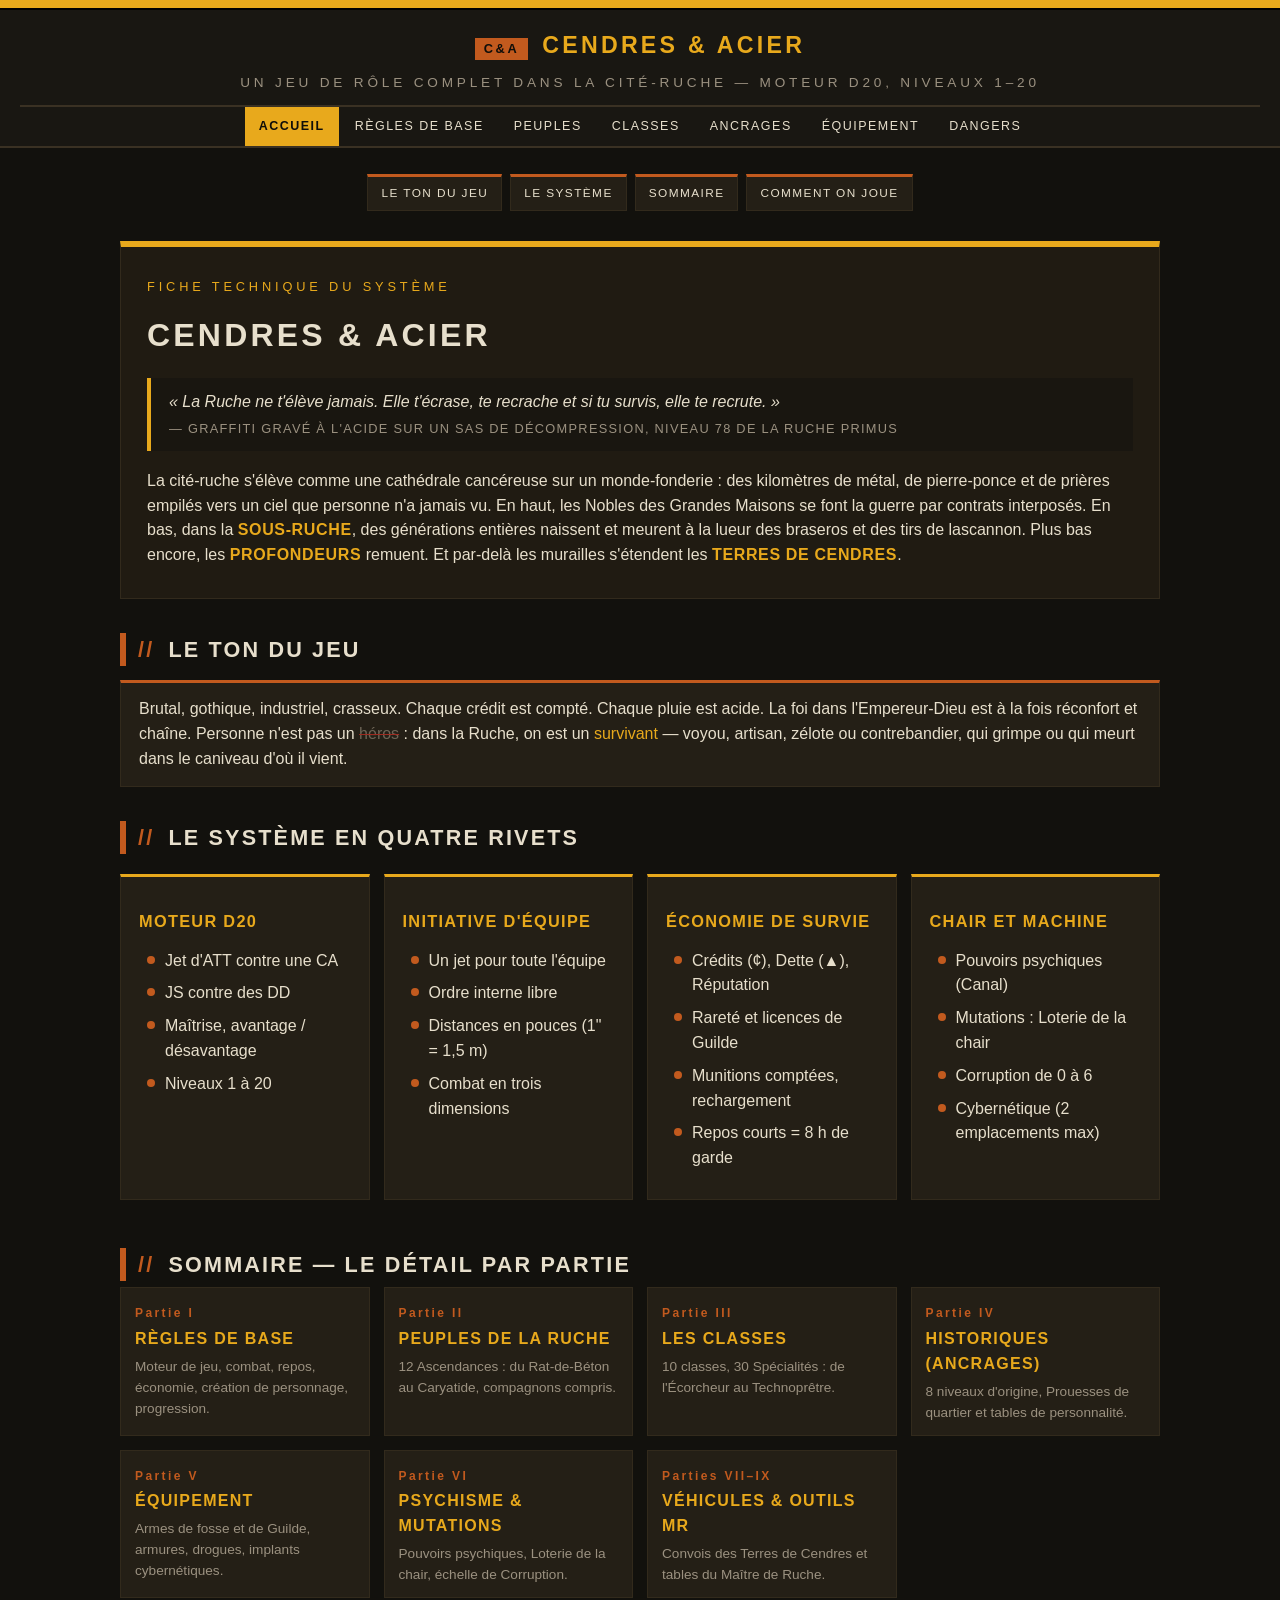
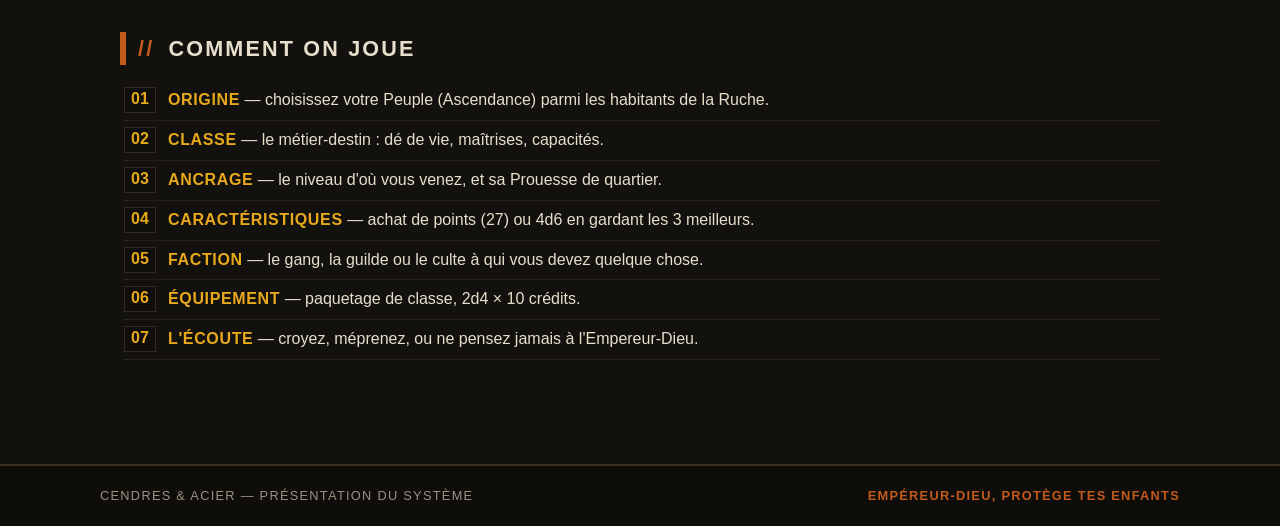
<file: index.html>
<!DOCTYPE html>
<html lang="fr">
<head>
    <meta charset="UTF-8">
    <meta name="viewport" content="width=device-width, initial-scale=1.0">
    <meta name="description" content="CENDRES & ACIER : un jeu de rôle complet dans la Cité-Ruche, moteur d20, niveaux 1 à 20. Site de présentation du système.">
    <title>CENDRES & ACIER — Jeu de rôle dans la Cité-Ruche</title>
    <link rel="stylesheet" href="style.css">
    <link rel="icon" type="image/png" href="./favicon.png">
</head>
<body>
    <div class="hazard-top"></div>
    <header class="site">
        <div class="titre-site">
            <span class="sigille">C&A</span>
            <h1>Cendres & Acier</h1>
        </div>
        <div class="sous-titre">Un jeu de rôle complet dans la Cité-Ruche — moteur d20, niveaux 1–20</div>
        <nav class="menu-principal">
            <ul>
                <li><a href="index.html" class="actif">Accueil</a></li>
                <li><a href="regles.html">Règles de base</a></li>
                <li><a href="peuples.html">Peuples</a></li>
                <li><a href="classes.html">Classes</a></li>
                <li><a href="historiques.html">Ancrages</a></li>
                <li><a href="equipement.html">Équipement</a></li>
                <li><a href="dangers.html">Dangers</a></li>
            </ul>
        </nav>
    </header>
    <main>
        <ul class="ancres">
            <li><a href="#ton">Le ton du jeu</a></li>
            <li><a href="#systeme">Le système</a></li>
            <li><a href="#sommaire">Sommaire</a></li>
            <li><a href="#creation">Comment on joue</a></li>
        </ul>

        <section class="heros">
            <div class="accroche">Fiche technique du système</div>
            <h2>CENDRES & ACIER</h2>
            <div class="citation">
                « La Ruche ne t'élève jamais. Elle t'écrase, te recrache et si tu survis, elle te recrute. »
                <span class="attribution">— Graffiti gravé à l'acide sur un sas de décompression, Niveau 78 de la Ruche Primus</span>
            </div>
            <div>
                La cité-ruche s'élève comme une cathédrale cancéreuse sur un monde-fonderie : des kilomètres de métal, de pierre-ponce et de prières empilés vers un ciel que personne n'a jamais vu. En haut, les Nobles des Grandes Maisons se font la guerre par contrats interposés. En bas, dans la <span class="nom">Sous-Ruche</span>, des générations entières naissent et meurent à la lueur des braseros et des tirs de lascannon. Plus bas encore, les <span class="nom">Profondeurs</span> remuent. Et par-delà les murailles s'étendent les <span class="nom">Terres de Cendres</span>.
            </div>
        </section>
        <section id="ton">
            <h2><span class="num">//</span> Le ton du jeu</h2>
            <div class="panier">
                Brutal, gothique, industriel, crasseux. Chaque crédit est compté. Chaque pluie est acide. La foi dans l'Empereur-Dieu est à la fois réconfort et chaîne. Personne n'est pas un <del>héros</del> : dans la Ruche, on est un <ins>survivant</ins> — voyou, artisan, zélote ou contrebandier, qui grimpe ou qui meurt dans le caniveau d'où il vient.
            </div>
        </section>
        <section id="systeme">
            <h2><span class="num">//</span> Le système en quatre rivets</h2>
            <div class="colonnes">
                <div class="panier jaune">
                    <h3>Moteur d20</h3>
                    <ul class="rivets">
                        <li>Jet d'ATT contre une CA</li>
                        <li>JS contre des DD</li>
                        <li>Maîtrise, avantage / désavantage</li>
                        <li>Niveaux 1 à 20</li>
                    </ul>
                </div>
                <div class="panier jaune">
                    <h3>Initiative d'équipe</h3>
                    <ul class="rivets">
                        <li>Un jet pour toute l'équipe</li>
                        <li>Ordre interne libre</li>
                        <li>Distances en pouces (1" = 1,5 m)</li>
                        <li>Combat en trois dimensions</li>
                    </ul>
                </div>
                <div class="panier jaune">
                    <h3>Économie de survie</h3>
                    <ul class="rivets">
                        <li>Crédits (¢), Dette (▲), Réputation</li>
                        <li>Rareté et licences de Guilde</li>
                        <li>Munitions comptées, rechargement</li>
                        <li>Repos courts = 8 h de garde</li>
                    </ul>
                </div>
                <div class="panier jaune">
                    <h3>Chair et machine</h3>
                    <ul class="rivets">
                        <li>Pouvoirs psychiques (Canal)</li>
                        <li>Mutations : Loterie de la chair</li>
                        <li>Corruption de 0 à 6</li>
                        <li>Cybernétique (2 emplacements max)</li>
                    </ul>
                </div>
            </div>
        </section>
        <section id="sommaire">
            <h2><span class="num">//</span> Sommaire — le détail par Partie</h2>
            <nav class="grille-nav">
                <a href="regles.html">
                    <span class="num-partie">Partie I</span>
                    <span class="nom-partie">Règles de base</span>
                    <span class="desc-partie">Moteur de jeu, combat, repos, économie, création de personnage, progression.</span>
                </a>
                <a href="peuples.html">
                    <span class="num-partie">Partie II</span>
                    <span class="nom-partie">Peuples de la Ruche</span>
                    <span class="desc-partie">12 Ascendances : du Rat-de-Béton au Caryatide, compagnons compris.</span>
                </a>
                <a href="classes.html">
                    <span class="num-partie">Partie III</span>
                    <span class="nom-partie">Les Classes</span>
                    <span class="desc-partie">10 classes, 30 Spécialités : de l'Écorcheur au Technoprêtre.</span>
                </a>
                <a href="historiques.html">
                    <span class="num-partie">Partie IV</span>
                    <span class="nom-partie">Historiques (Ancrages)</span>
                    <span class="desc-partie">8 niveaux d'origine, Prouesses de quartier et tables de personnalité.</span>
                </a>
                <a href="equipement.html">
                    <span class="num-partie">Partie V</span>
                    <span class="nom-partie">Équipement</span>
                    <span class="desc-partie">Armes de fosse et de Guilde, armures, drogues, implants cybernétiques.</span>
                </a>
                <a href="equipement.html#psychisme">
                    <span class="num-partie">Partie VI</span>
                    <span class="nom-partie">Psychisme & Mutations</span>
                    <span class="desc-partie">Pouvoirs psychiques, Loterie de la chair, échelle de Corruption.</span>
                </a>
                <a href="dangers.html">
                    <span class="num-partie">Parties VII–IX</span>
                    <span class="nom-partie">Véhicules & Outils MR</span>
                    <span class="desc-partie">Convois des Terres de Cendres et tables du Maître de Ruche.</span>
                </a>
            </nav>
        </section>
        <section id="creation">
            <h2><span class="num">//</span> Comment on joue</h2>
            <ol class="procedure">
                <li><span class="nom">Origine</span> — choisissez votre Peuple (Ascendance) parmi les habitants de la Ruche.</li>
                <li><span class="nom">Classe</span> — le métier-destin : dé de vie, maîtrises, capacités.</li>
                <li><span class="nom">Ancrage</span> — le niveau d'où vous venez, et sa Prouesse de quartier.</li>
                <li><span class="nom">Caractéristiques</span> — achat de points (27) ou 4d6 en gardant les 3 meilleurs.</li>
                <li><span class="nom">Faction</span> — le gang, la guilde ou le culte à qui vous devez quelque chose.</li>
                <li><span class="nom">Équipement</span> — paquetage de classe, 2d4 × 10 crédits.</li>
                <li><span class="nom">L'Écoute</span> — croyez, méprenez, ou ne pensez jamais à l'Empereur-Dieu.</li>
            </ol>
        </section>
    </main>
    <footer class="site">
        <div class="pied">
            <span>CENDRES & ACIER — présentation du système</span>
            <span class="sceau">EMPÉREUR-DIEU, PROTÈGE TES ENFANTS</span>
        </div>
    </footer>
</body>
</html>
</file>
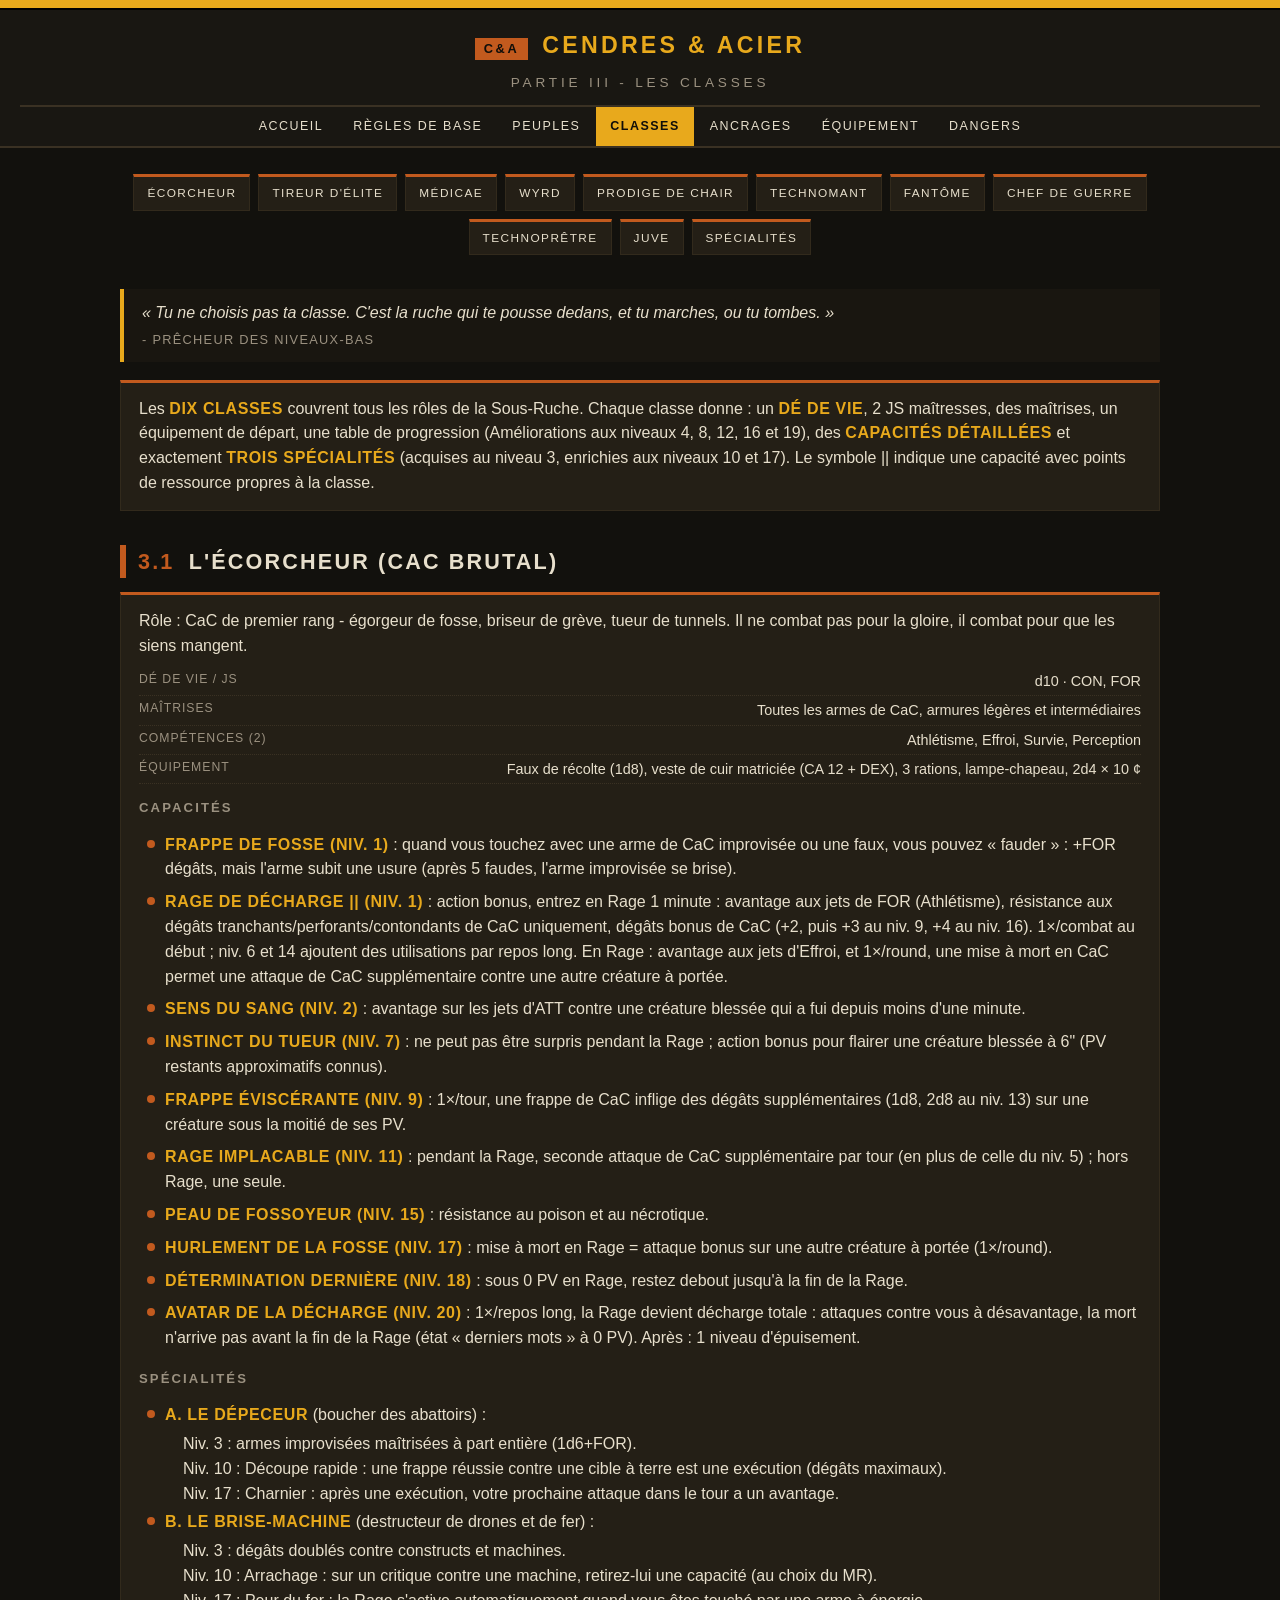
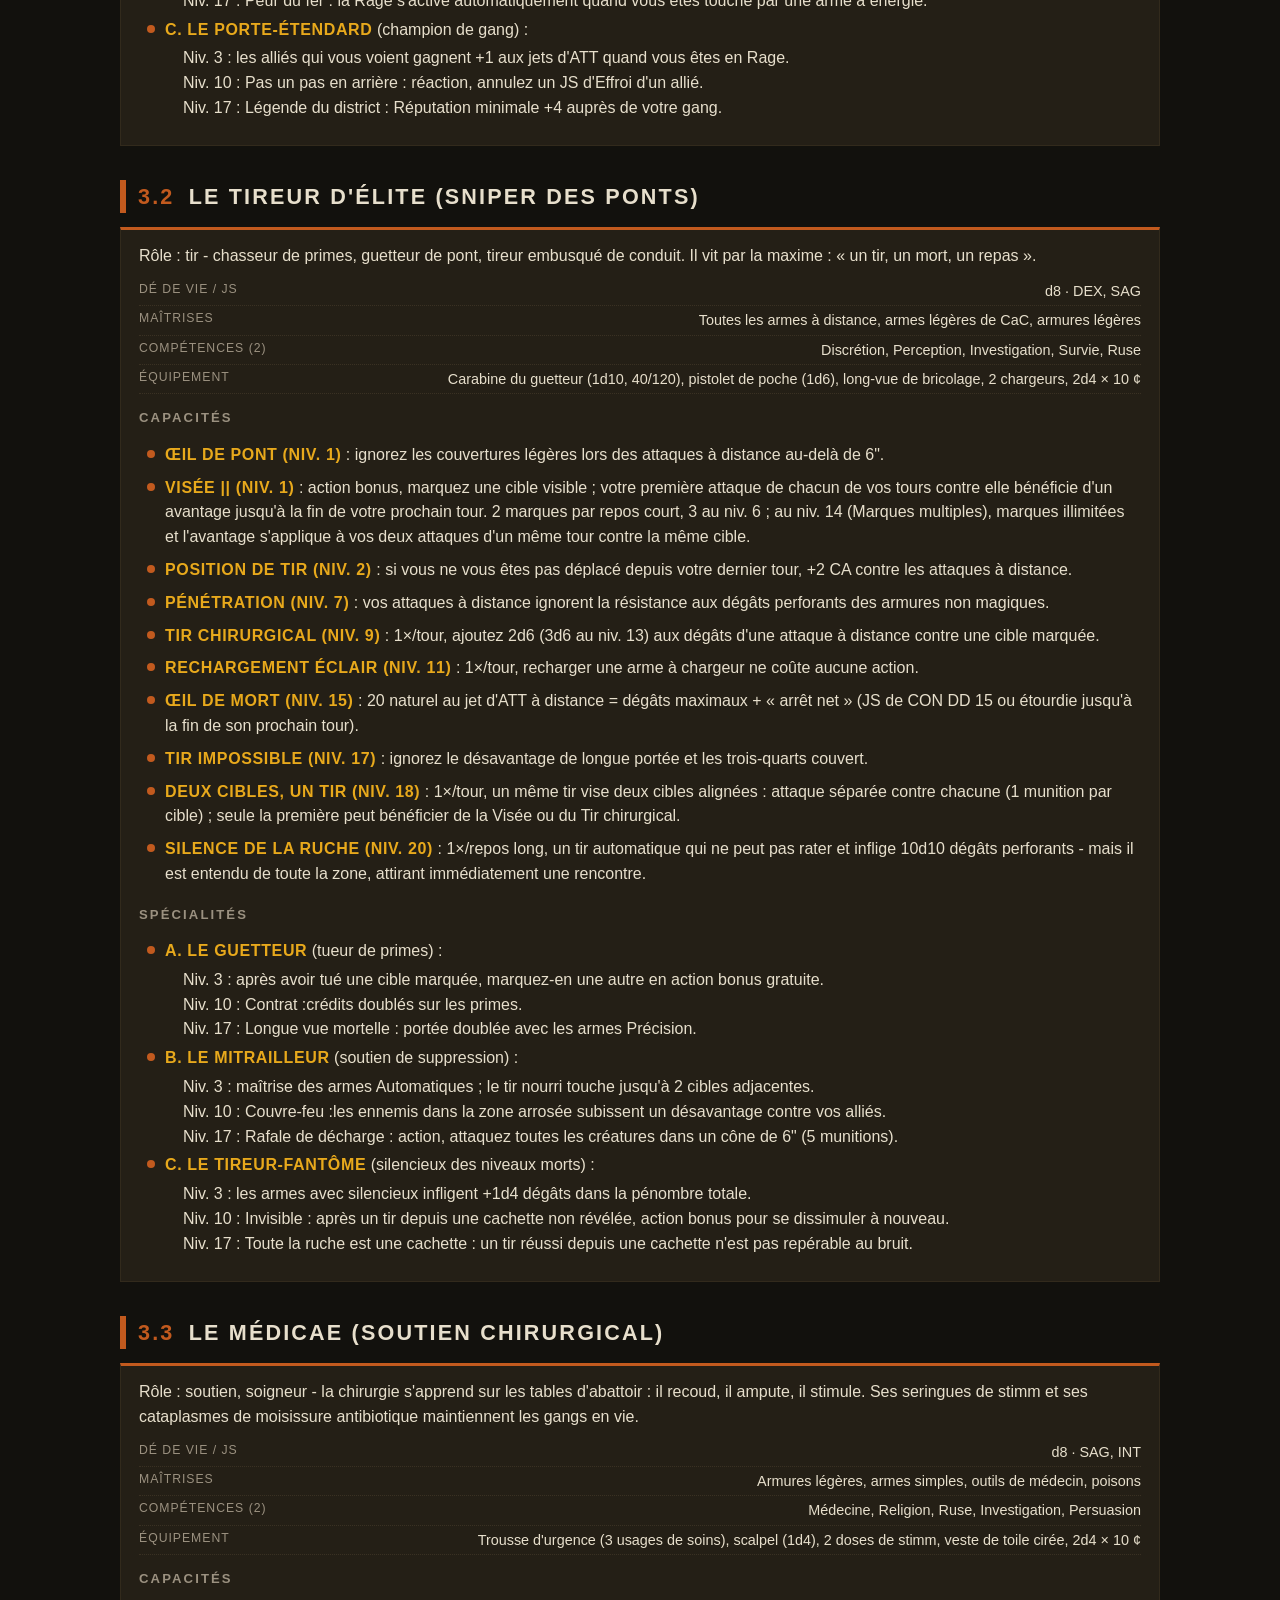
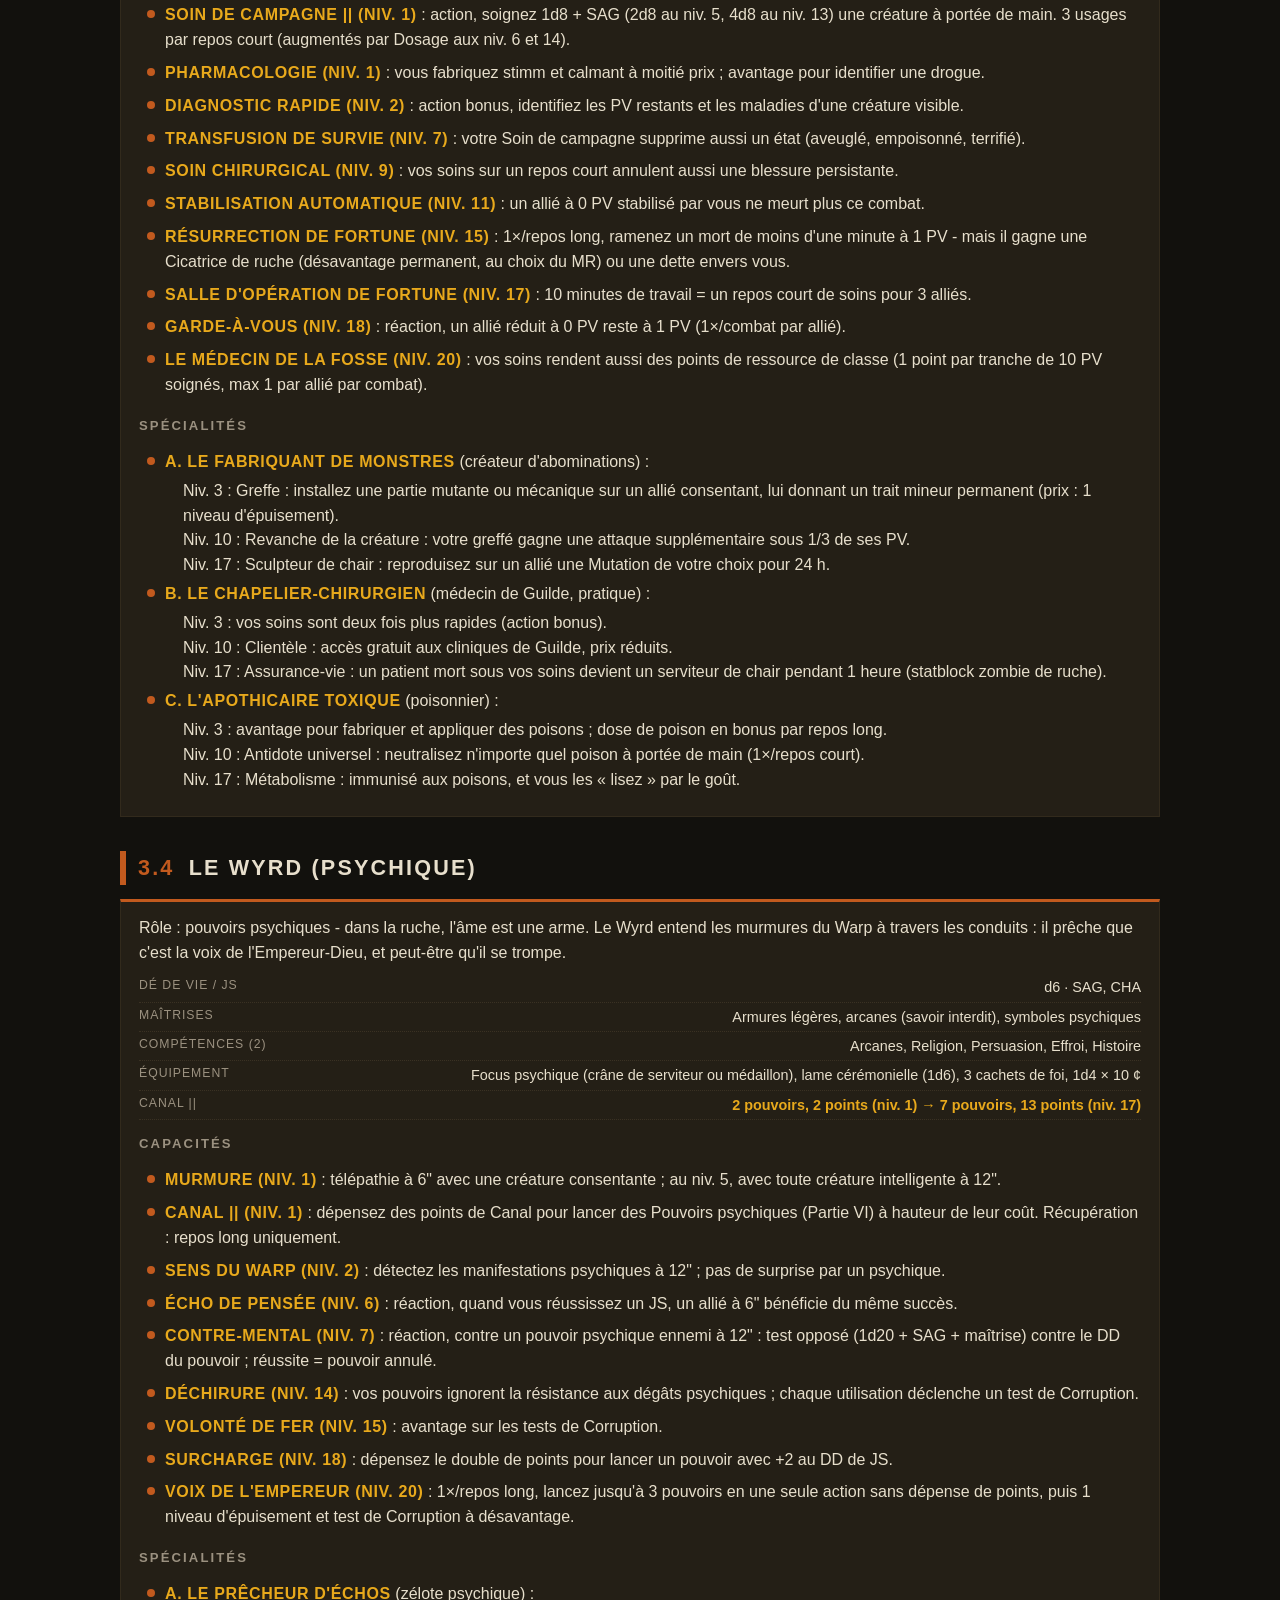
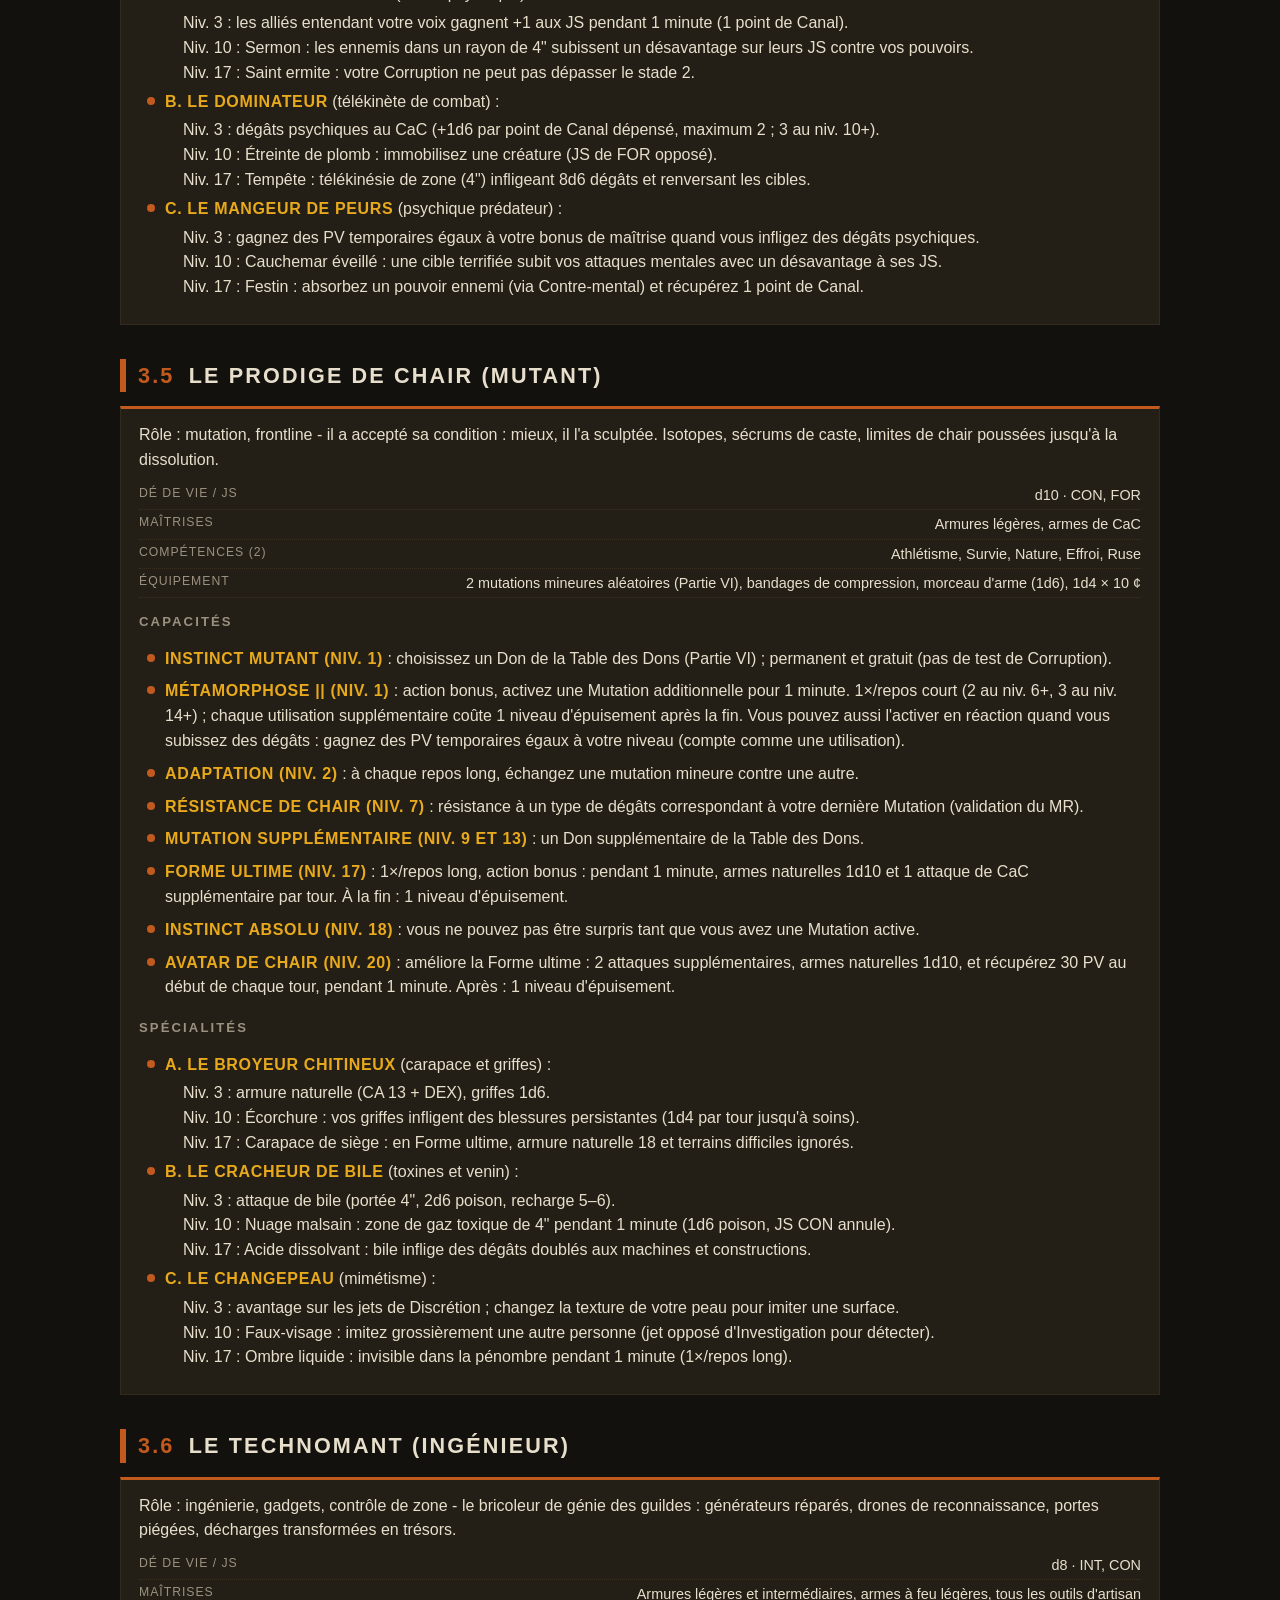
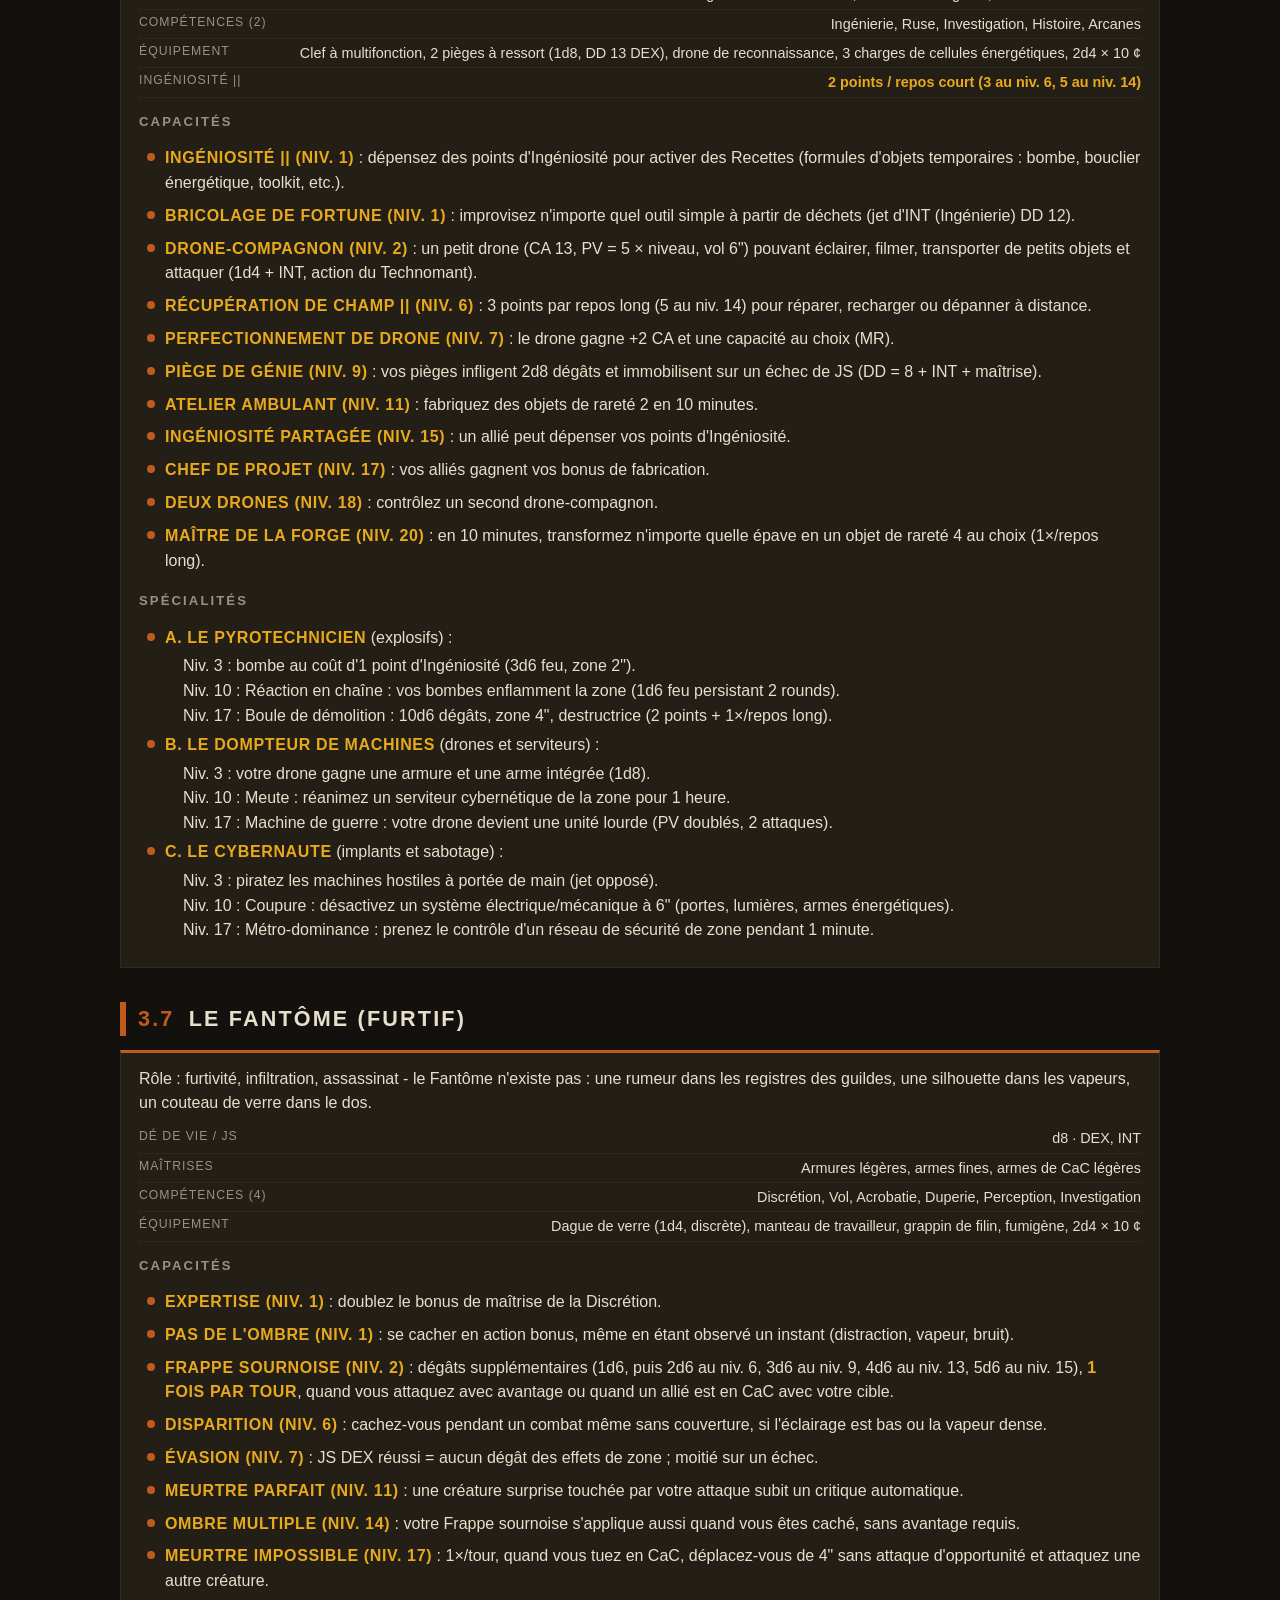
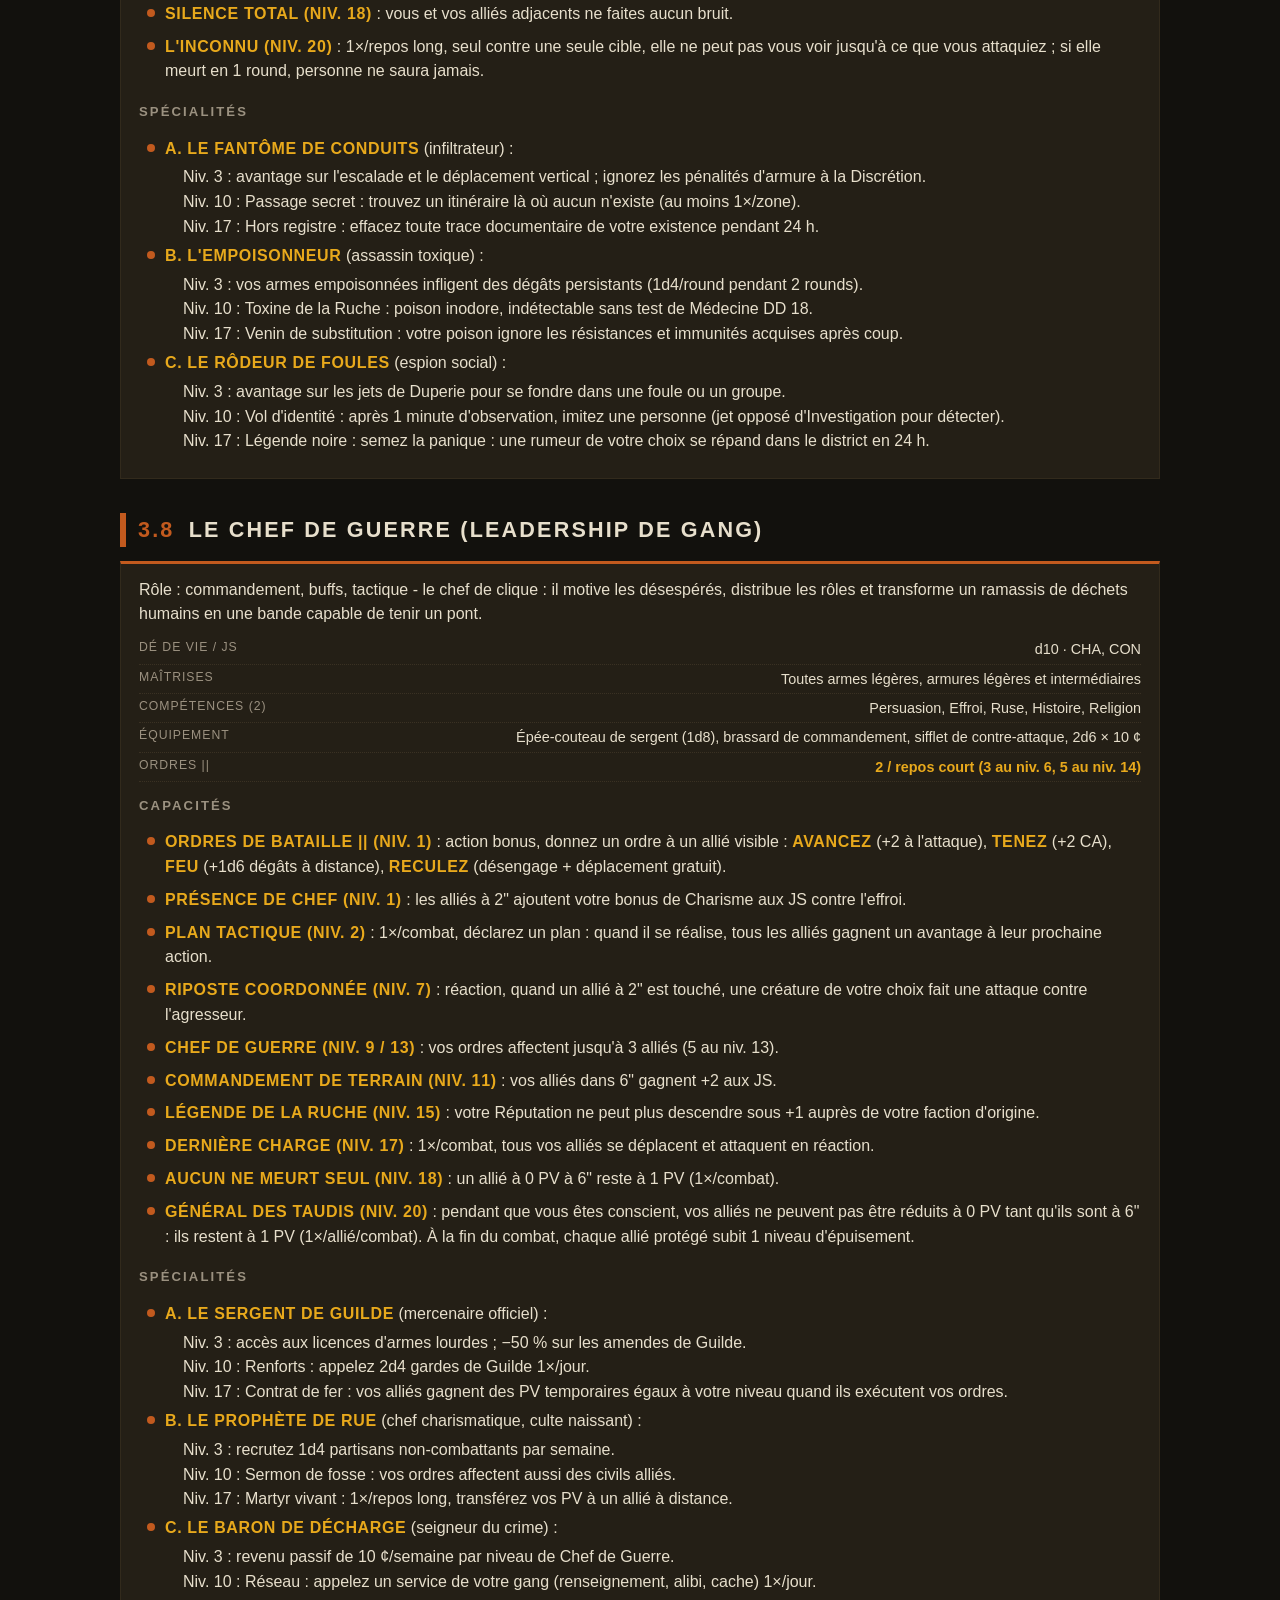
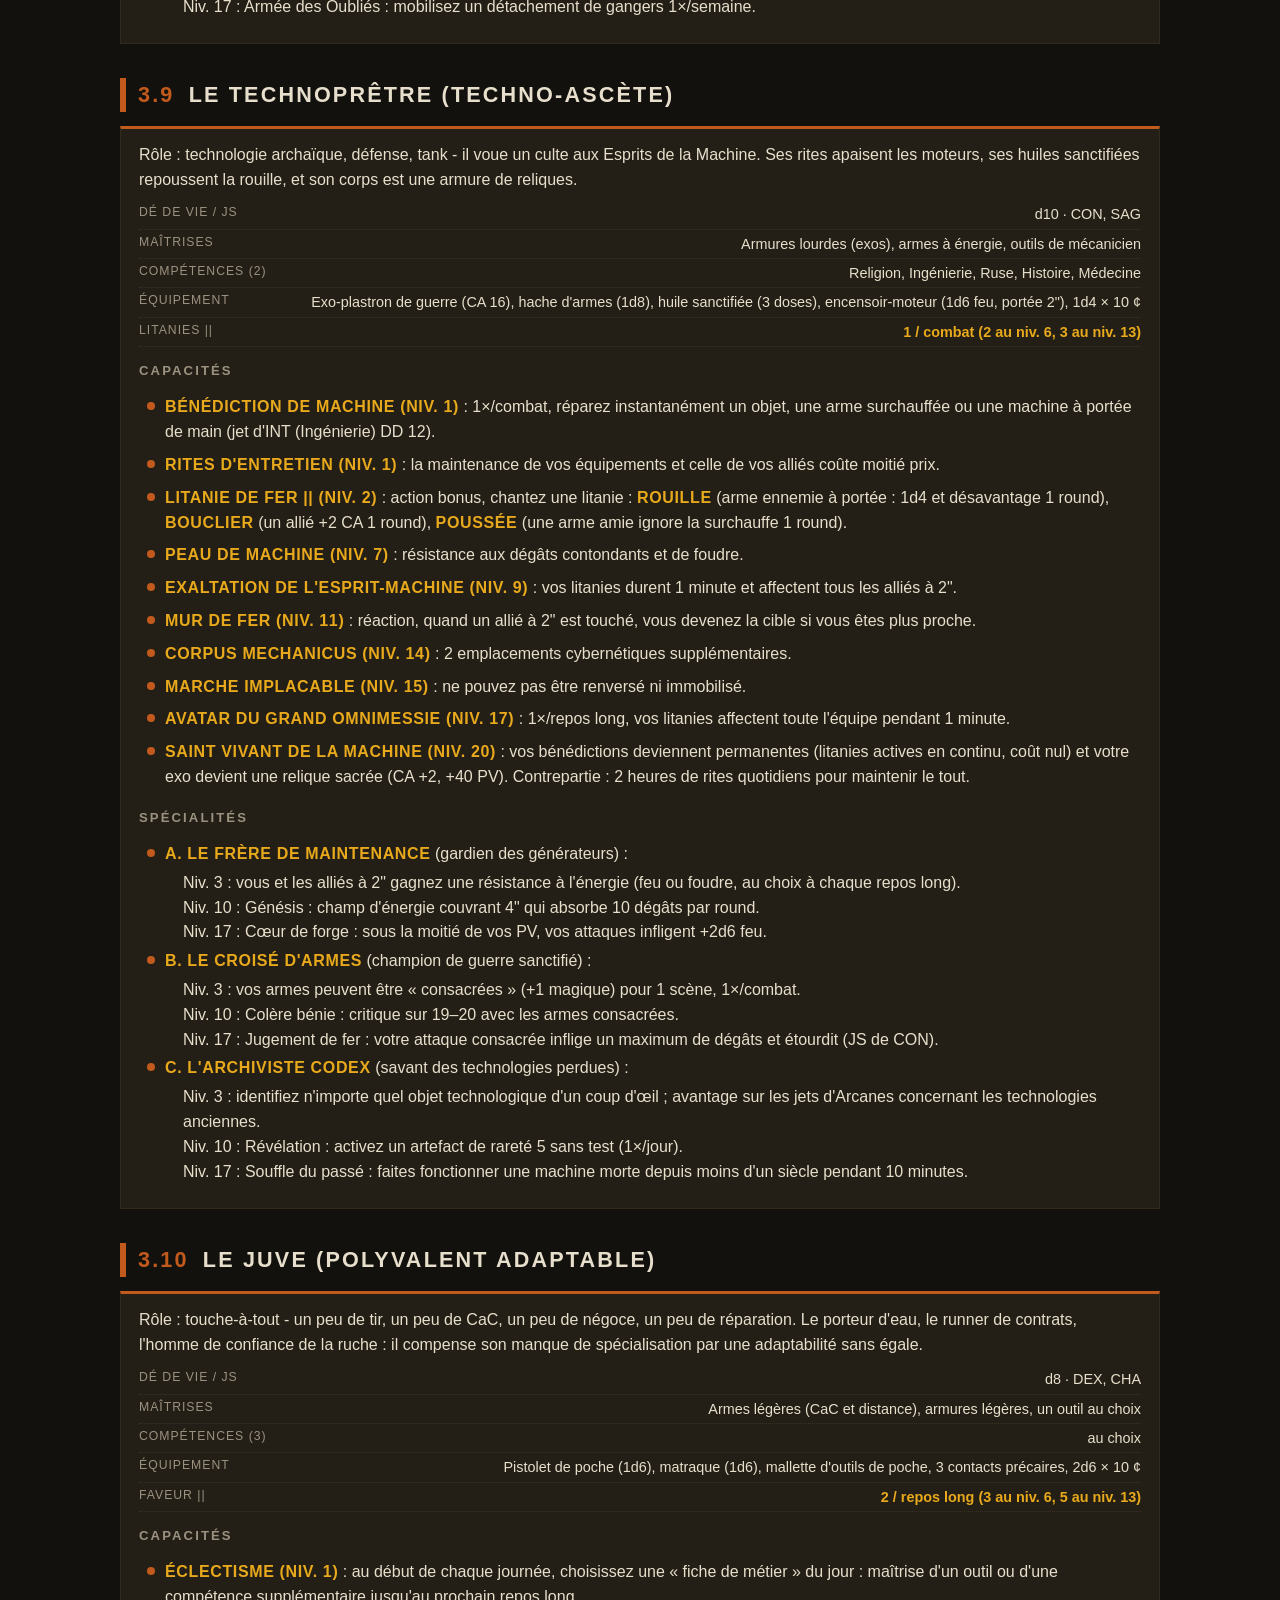
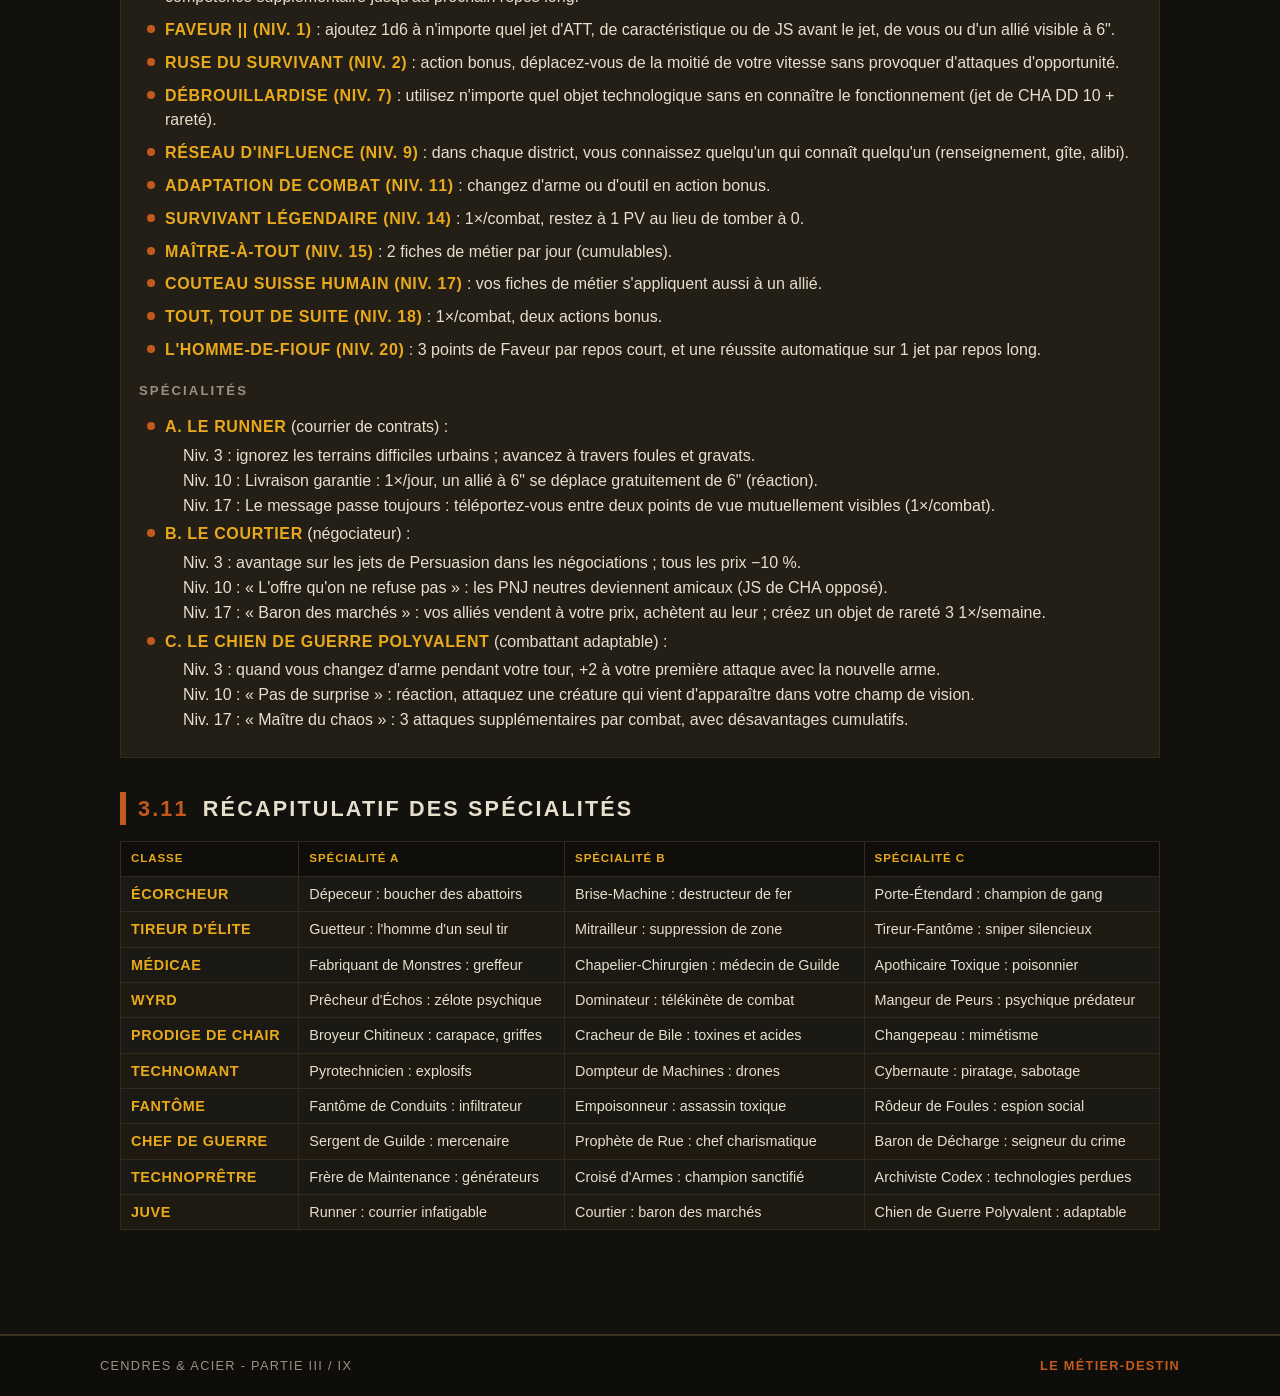
<file: classes.html>
<!DOCTYPE html>
<html lang="fr">
<head>
    <meta charset="UTF-8">
    <meta name="viewport" content="width=device-width, initial-scale=1.0">
    <meta name="description" content="CENDRES & ACIER - Partie III : les dix classes de la Sous-Ruche, toutes leurs capacités, explications et 30 Spécialités.">
    <title>Les Classes - CENDRES & ACIER</title>
    <link rel="stylesheet" href="style.css">
    <link rel="icon" type="image/png" href="./favicon.png">
</head>
<body>
    <div class="hazard-top"></div>
    <header class="site">
        <div class="titre-site">
            <span class="sigille">C&A</span>
            <h1>Cendres & Acier</h1>
        </div>
        <div class="sous-titre">Partie III - Les classes</div>
        <nav class="menu-principal">
            <ul>
                <li><a href="index.html">Accueil</a></li>
                <li><a href="regles.html">Règles de base</a></li>
                <li><a href="peuples.html">Peuples</a></li>
                <li><a href="classes.html" class="actif">Classes</a></li>
                <li><a href="historiques.html">Ancrages</a></li>
                <li><a href="equipement.html">Équipement</a></li>
                <li><a href="dangers.html">Dangers</a></li>
            </ul>
        </nav>
    </header>
    <main>
        <ul class="ancres">
            <li><a href="#ecorcheur">Écorcheur</a></li>
            <li><a href="#tireur">Tireur d'Élite</a></li>
            <li><a href="#medicae">Médicae</a></li>
            <li><a href="#wyrd">Wyrd</a></li>
            <li><a href="#prodige">Prodige de Chair</a></li>
            <li><a href="#technomant">Technomant</a></li>
            <li><a href="#fantome">Fantôme</a></li>
            <li><a href="#chef-de-guerre">Chef de Guerre</a></li>
            <li><a href="#technopretre">Technoprêtre</a></li>
            <li><a href="#juve">Juve</a></li>
            <li><a href="#specialites">Spécialités</a></li>
        </ul>

        <section>
            <div class="citation">
                « Tu ne choisis pas ta classe. C'est la ruche qui te pousse dedans, et tu marches, ou tu tombes. »
                <span class="attribution">- Prêcheur des Niveaux-Bas</span>
            </div>
            <div class="panier">
                Les <span class="nom">dix classes</span> couvrent tous les rôles de la Sous-Ruche. Chaque classe donne : un <span class="nom">dé de vie</span>, 2 JS maîtresses, des maîtrises, un équipement de départ, une table de progression (Améliorations aux niveaux 4, 8, 12, 16 et 19), des <span class="nom">capacités détaillées</span> et exactement <span class="nom">trois Spécialités</span> (acquises au niveau 3, enrichies aux niveaux 10 et 17). Le symbole || indique une capacité avec points de ressource propres à la classe.
            </div>
        </section>
        <section id="ecorcheur">
            <h2><span class="num">3.1</span> L'Écorcheur (CaC brutal)</h2>
            <div class="panier">
                <div class="metier">Rôle : <span class="accent">CaC de premier rang</span> - égorgeur de fosse, briseur de grève, tueur de tunnels. Il ne combat pas pour la gloire, il combat pour que les siens mangent.</div>
                <div class="fiche-tech">
                    <div class="ligne"><span class="cle">Dé de vie / JS</span><span class="val">d10 · CON, FOR</span></div>
                    <div class="ligne"><span class="cle">Maîtrises</span><span class="val">Toutes les armes de CaC, armures légères et intermédiaires</span></div>
                    <div class="ligne"><span class="cle">Compétences (2)</span><span class="val">Athlétisme, Effroi, Survie, Perception</span></div>
                    <div class="ligne"><span class="cle">Équipement</span><span class="val">Faux de récolte (1d8), veste de cuir matriciée (CA 12 + DEX), 3 rations, lampe-chapeau, 2d4 × 10 ¢</span></div>
                </div>
                <h4>Capacités</h4>
                <ul class="rivets">
                    <li><span class="nom">Frappe de fosse (niv. 1)</span> : quand vous touchez avec une arme de CaC improvisée ou une faux, vous pouvez « fauder » : +FOR dégâts, mais l'arme subit une usure (après 5 faudes, l'arme improvisée se brise).</li>
                    <li><span class="nom">Rage de décharge || (niv. 1)</span> : action bonus, entrez en Rage 1 minute : avantage aux jets de FOR (Athlétisme), résistance aux dégâts tranchants/perforants/contondants de CaC uniquement, dégâts bonus de CaC (+2, puis +3 au niv. 9, +4 au niv. 16). 1×/combat au début ; niv. 6 et 14 ajoutent des utilisations par repos long. En Rage : avantage aux jets d'Effroi, et 1×/round, une mise à mort en CaC permet une attaque de CaC supplémentaire contre une autre créature à portée.</li>
                    <li><span class="nom">Sens du sang (niv. 2)</span> : avantage sur les jets d'ATT contre une créature blessée qui a fui depuis moins d'une minute.</li>
                    <li><span class="nom">Instinct du tueur (niv. 7)</span> : ne peut pas être surpris pendant la Rage ; action bonus pour flairer une créature blessée à 6" (PV restants approximatifs connus).</li>
                    <li><span class="nom">Frappe éviscérante (niv. 9)</span> : 1×/tour, une frappe de CaC inflige des dégâts supplémentaires (1d8, 2d8 au niv. 13) sur une créature sous la moitié de ses PV.</li>
                    <li><span class="nom">Rage implacable (niv. 11)</span> : pendant la Rage, seconde attaque de CaC supplémentaire par tour (en plus de celle du niv. 5) ; hors Rage, une seule.</li>
                    <li><span class="nom">Peau de fossoyeur (niv. 15)</span> : résistance au poison et au nécrotique.</li>
                    <li><span class="nom">Hurlement de la fosse (niv. 17)</span> : mise à mort en Rage = attaque bonus sur une autre créature à portée (1×/round).</li>
                    <li><span class="nom">Détermination dernière (niv. 18)</span> : sous 0 PV en Rage, restez debout jusqu'à la fin de la Rage.</li>
                    <li><span class="nom">Avatar de la décharge (niv. 20)</span> : 1×/repos long, la Rage devient décharge totale : attaques contre vous à désavantage, la mort n'arrive pas avant la fin de la Rage (état « derniers mots » à 0 PV). Après : 1 niveau d'épuisement.</li>
                </ul>
                <h4>Spécialités</h4>
                <ul class="rivets">
                    <li><span class="nom">A. Le Dépeceur</span> (boucher des abattoirs) :</li>
                        <ul>Niv. 3 : armes improvisées maîtrisées à part entière (1d6+FOR).</ul>
                        <ul>Niv. 10 : Découpe rapide : une frappe réussie contre une cible à terre est une exécution (dégâts maximaux).</ul>
                        <ul>Niv. 17 : Charnier : après une exécution, votre prochaine attaque dans le tour a un avantage.</ul>
                    <li><span class="nom">B. Le Brise-Machine</span> (destructeur de drones et de fer) :</li>
                        <ul>Niv. 3 : dégâts doublés contre constructs et machines.</ul>
                        <ul>Niv. 10 : Arrachage : sur un critique contre une machine, retirez-lui une capacité (au choix du MR).</ul>
                        <ul>Niv. 17 : Peur du fer : la Rage s'active automatiquement quand vous êtes touché par une arme à énergie.</ul>
                    <li><span class="nom">C. Le Porte-Étendard</span> (champion de gang) :</li>
                        <ul>Niv. 3 : les alliés qui vous voient gagnent +1 aux jets d'ATT quand vous êtes en Rage.</ul>
                        <ul>Niv. 10 : Pas un pas en arrière : réaction, annulez un JS d'Effroi d'un allié.</ul>
                        <ul>Niv. 17 : Légende du district : Réputation minimale +4 auprès de votre gang.</ul>
                </ul>
            </div>
        </section>
        <section id="tireur">
            <h2><span class="num">3.2</span> Le Tireur d'Élite (sniper des ponts)</h2>
            <div class="panier">
                <div class="metier">Rôle : <span class="accent">tir</span> - chasseur de primes, guetteur de pont, tireur embusqué de conduit. Il vit par la maxime : « un tir, un mort, un repas ».</div>
                <div class="fiche-tech">
                    <div class="ligne"><span class="cle">Dé de vie / JS</span><span class="val">d8 · DEX, SAG</span></div>
                    <div class="ligne"><span class="cle">Maîtrises</span><span class="val">Toutes les armes à distance, armes légères de CaC, armures légères</span></div>
                    <div class="ligne"><span class="cle">Compétences (2)</span><span class="val">Discrétion, Perception, Investigation, Survie, Ruse</span></div>
                    <div class="ligne"><span class="cle">Équipement</span><span class="val">Carabine du guetteur (1d10, 40/120), pistolet de poche (1d6), long-vue de bricolage, 2 chargeurs, 2d4 × 10 ¢</span></div>
                </div>
                <h4>Capacités</h4>
                <ul class="rivets">
                    <li><span class="nom">Œil de pont (niv. 1)</span> : ignorez les couvertures légères lors des attaques à distance au-delà de 6".</li>
                    <li><span class="nom">Visée || (niv. 1)</span> : action bonus, marquez une cible visible ; votre première attaque de chacun de vos tours contre elle bénéficie d'un avantage jusqu'à la fin de votre prochain tour. 2 marques par repos court, 3 au niv. 6 ; au niv. 14 (Marques multiples), marques illimitées et l'avantage s'applique à vos deux attaques d'un même tour contre la même cible.</li>
                    <li><span class="nom">Position de tir (niv. 2)</span> : si vous ne vous êtes pas déplacé depuis votre dernier tour, +2 CA contre les attaques à distance.</li>
                    <li><span class="nom">Pénétration (niv. 7)</span> : vos attaques à distance ignorent la résistance aux dégâts perforants des armures non magiques.</li>
                    <li><span class="nom">Tir chirurgical (niv. 9)</span> : 1×/tour, ajoutez 2d6 (3d6 au niv. 13) aux dégâts d'une attaque à distance contre une cible marquée.</li>
                    <li><span class="nom">Rechargement éclair (niv. 11)</span> : 1×/tour, recharger une arme à chargeur ne coûte aucune action.</li>
                    <li><span class="nom">Œil de mort (niv. 15)</span> : 20 naturel au jet d'ATT à distance = dégâts maximaux + « arrêt net » (JS de CON DD 15 ou étourdie jusqu'à la fin de son prochain tour).</li>
                    <li><span class="nom">Tir impossible (niv. 17)</span> : ignorez le désavantage de longue portée et les trois-quarts couvert.</li>
                    <li><span class="nom">Deux cibles, un tir (niv. 18)</span> : 1×/tour, un même tir vise deux cibles alignées : attaque séparée contre chacune (1 munition par cible) ; seule la première peut bénéficier de la Visée ou du Tir chirurgical.</li>
                    <li><span class="nom">Silence de la Ruche (niv. 20)</span> : 1×/repos long, un tir automatique qui ne peut pas rater et inflige 10d10 dégâts perforants - mais il est entendu de toute la zone, attirant immédiatement une rencontre.</li>
                </ul>
                <h4>Spécialités</h4>
                <ul class="rivets">
                    <li><span class="nom">A. Le Guetteur</span> (tueur de primes) :</li>
                        <ul>Niv. 3 : après avoir tué une cible marquée, marquez-en une autre en action bonus gratuite.</ul>
                        <ul>Niv. 10 : Contrat :crédits doublés sur les primes.</ul>
                        <ul>Niv. 17 : Longue vue mortelle : portée doublée avec les armes Précision.</ul>
                    <li><span class="nom">B. Le Mitrailleur</span> (soutien de suppression) :</li>
                        <ul>Niv. 3 : maîtrise des armes Automatiques ; le tir nourri touche jusqu'à 2 cibles adjacentes.</ul>
                        <ul>Niv. 10 : Couvre-feu :les ennemis dans la zone arrosée subissent un désavantage contre vos alliés.</ul>
                        <ul>Niv. 17 : Rafale de décharge : action, attaquez toutes les créatures dans un cône de 6" (5 munitions).</ul>
                    <li><span class="nom">C. Le Tireur-Fantôme</span> (silencieux des niveaux morts) :</li>
                        <ul>Niv. 3 : les armes avec silencieux infligent +1d4 dégâts dans la pénombre totale.</ul>
                        <ul>Niv. 10 : Invisible : après un tir depuis une cachette non révélée, action bonus pour se dissimuler à nouveau.</ul>
                        <ul>Niv. 17 : Toute la ruche est une cachette : un tir réussi depuis une cachette n'est pas repérable au bruit.</ul>
                </ul>
            </div>
        </section>
        <section id="medicae">
            <h2><span class="num">3.3</span> Le Médicae (soutien chirurgical)</h2>
            <div class="panier">
                <div class="metier">Rôle : <span class="accent">soutien, soigneur</span> - la chirurgie s'apprend sur les tables d'abattoir : il recoud, il ampute, il stimule. Ses seringues de stimm et ses cataplasmes de moisissure antibiotique maintiennent les gangs en vie.</div>
                <div class="fiche-tech">
                    <div class="ligne"><span class="cle">Dé de vie / JS</span><span class="val">d8 · SAG, INT</span></div>
                    <div class="ligne"><span class="cle">Maîtrises</span><span class="val">Armures légères, armes simples, outils de médecin, poisons</span></div>
                    <div class="ligne"><span class="cle">Compétences (2)</span><span class="val">Médecine, Religion, Ruse, Investigation, Persuasion</span></div>
                    <div class="ligne"><span class="cle">Équipement</span><span class="val">Trousse d'urgence (3 usages de soins), scalpel (1d4), 2 doses de stimm, veste de toile cirée, 2d4 × 10 ¢</span></div>
                </div>
                <h4>Capacités</h4>
                <ul class="rivets">
                    <li><span class="nom">Soin de campagne || (niv. 1)</span> : action, soignez 1d8 + SAG (2d8 au niv. 5, 4d8 au niv. 13) une créature à portée de main. 3 usages par repos court (augmentés par Dosage aux niv. 6 et 14).</li>
                    <li><span class="nom">Pharmacologie (niv. 1)</span> : vous fabriquez stimm et calmant à moitié prix ; avantage pour identifier une drogue.</li>
                    <li><span class="nom">Diagnostic rapide (niv. 2)</span> : action bonus, identifiez les PV restants et les maladies d'une créature visible.</li>
                    <li><span class="nom">Transfusion de survie (niv. 7)</span> : votre Soin de campagne supprime aussi un état (aveuglé, empoisonné, terrifié).</li>
                    <li><span class="nom">Soin chirurgical (niv. 9)</span> : vos soins sur un repos court annulent aussi une blessure persistante.</li>
                    <li><span class="nom">Stabilisation automatique (niv. 11)</span> : un allié à 0 PV stabilisé par vous ne meurt plus ce combat.</li>
                    <li><span class="nom">Résurrection de fortune (niv. 15)</span> : 1×/repos long, ramenez un mort de moins d'une minute à 1 PV - mais il gagne une Cicatrice de ruche (désavantage permanent, au choix du MR) ou une dette envers vous.</li>
                    <li><span class="nom">Salle d'opération de fortune (niv. 17)</span> : 10 minutes de travail = un repos court de soins pour 3 alliés.</li>
                    <li><span class="nom">Garde-à-vous (niv. 18)</span> : réaction, un allié réduit à 0 PV reste à 1 PV (1×/combat par allié).</li>
                    <li><span class="nom">Le Médecin de la Fosse (niv. 20)</span> : vos soins rendent aussi des points de ressource de classe (1 point par tranche de 10 PV soignés, max 1 par allié par combat).</li>
                </ul>
                <h4>Spécialités</h4>
                <ul class="rivets">
                    <li><span class="nom">A. Le Fabriquant de Monstres</span> (créateur d'abominations) :</li>
                        <ul>Niv. 3 : Greffe : installez une partie mutante ou mécanique sur un allié consentant, lui donnant un trait mineur permanent (prix : 1 niveau d'épuisement).</ul>
                        <ul>Niv. 10 : Revanche de la créature : votre greffé gagne une attaque supplémentaire sous 1/3 de ses PV.</ul>
                        <ul>Niv. 17 : Sculpteur de chair : reproduisez sur un allié une Mutation de votre choix pour 24 h.</ul>
                    <li><span class="nom">B. Le Chapelier-Chirurgien</span> (médecin de Guilde, pratique) :</li>
                        <ul>Niv. 3 : vos soins sont deux fois plus rapides (action bonus).</ul>
                        <ul>Niv. 10 : Clientèle : accès gratuit aux cliniques de Guilde, prix réduits.</ul>
                        <ul>Niv. 17 : Assurance-vie : un patient mort sous vos soins devient un serviteur de chair pendant 1 heure (statblock zombie de ruche).</ul>
                    <li><span class="nom">C. L'Apothicaire Toxique</span> (poisonnier) :</li>
                        <ul>Niv. 3 : avantage pour fabriquer et appliquer des poisons ; dose de poison en bonus par repos long.</ul>
                        <ul>Niv. 10 : Antidote universel : neutralisez n'importe quel poison à portée de main (1×/repos court).</ul>
                        <ul>Niv. 17 : Métabolisme : immunisé aux poisons, et vous les « lisez » par le goût.</ul>
                </ul>
            </div>
        </section>
        <section id="wyrd">
            <h2><span class="num">3.4</span> Le Wyrd (psychique)</h2>
            <div class="panier">
                <div class="metier">Rôle : <span class="accent">pouvoirs psychiques</span> - dans la ruche, l'âme est une arme. Le Wyrd entend les murmures du Warp à travers les conduits : il prêche que c'est la voix de l'Empereur-Dieu, et peut-être qu'il se trompe.</div>
                <div class="fiche-tech">
                    <div class="ligne"><span class="cle">Dé de vie / JS</span><span class="val">d6 · SAG, CHA</span></div>
                    <div class="ligne"><span class="cle">Maîtrises</span><span class="val">Armures légères, arcanes (savoir interdit), symboles psychiques</span></div>
                    <div class="ligne"><span class="cle">Compétences (2)</span><span class="val">Arcanes, Religion, Persuasion, Effroi, Histoire</span></div>
                    <div class="ligne"><span class="cle">Équipement</span><span class="val">Focus psychique (crâne de serviteur ou médaillon), lame cérémonielle (1d6), 3 cachets de foi, 1d4 × 10 ¢</span></div>
                    <div class="ligne"><span class="cle">Canal ||</span><span class="val jaune">2 pouvoirs, 2 points (niv. 1) → 7 pouvoirs, 13 points (niv. 17)</span></div>
                </div>
                <h4>Capacités</h4>
                <ul class="rivets">
                    <li><span class="nom">Murmure (niv. 1)</span> : télépathie à 6" avec une créature consentante ; au niv. 5, avec toute créature intelligente à 12".</li>
                    <li><span class="nom">Canal || (niv. 1)</span> : dépensez des points de Canal pour lancer des Pouvoirs psychiques (Partie VI) à hauteur de leur coût. Récupération : repos long uniquement.</li>
                    <li><span class="nom">Sens du Warp (niv. 2)</span> : détectez les manifestations psychiques à 12" ; pas de surprise par un psychique.</li>
                    <li><span class="nom">Écho de pensée (niv. 6)</span> : réaction, quand vous réussissez un JS, un allié à 6" bénéficie du même succès.</li>
                    <li><span class="nom">Contre-mental (niv. 7)</span> : réaction, contre un pouvoir psychique ennemi à 12" : test opposé (1d20 + SAG + maîtrise) contre le DD du pouvoir ; réussite = pouvoir annulé.</li>
                    <li><span class="nom">Déchirure (niv. 14)</span> : vos pouvoirs ignorent la résistance aux dégâts psychiques ; chaque utilisation déclenche un test de Corruption.</li>
                    <li><span class="nom">Volonté de fer (niv. 15)</span> : avantage sur les tests de Corruption.</li>
                    <li><span class="nom">Surcharge (niv. 18)</span> : dépensez le double de points pour lancer un pouvoir avec +2 au DD de JS.</li>
                    <li><span class="nom">Voix de l'Empereur (niv. 20)</span> : 1×/repos long, lancez jusqu'à 3 pouvoirs en une seule action sans dépense de points, puis 1 niveau d'épuisement et test de Corruption à désavantage.</li>
                </ul>
                <h4>Spécialités</h4>
                <ul class="rivets">
                    <li><span class="nom">A. Le Prêcheur d'Échos</span> (zélote psychique) :</li>
                        <ul>Niv. 3 : les alliés entendant votre voix gagnent +1 aux JS pendant 1 minute (1 point de Canal).</ul>
                        <ul>Niv. 10 : Sermon : les ennemis dans un rayon de 4" subissent un désavantage sur leurs JS contre vos pouvoirs.</ul>
                        <ul>Niv. 17 : Saint ermite : votre Corruption ne peut pas dépasser le stade 2.</ul>
                    <li><span class="nom">B. Le Dominateur</span> (télékinète de combat) :</li>
                        <ul>Niv. 3 : dégâts psychiques au CaC (+1d6 par point de Canal dépensé, maximum 2 ; 3 au niv. 10+).</ul>
                        <ul>Niv. 10 : Étreinte de plomb : immobilisez une créature (JS de FOR opposé).</ul>
                        <ul>Niv. 17 : Tempête : télékinésie de zone (4") infligeant 8d6 dégâts et renversant les cibles.</ul>
                    <li><span class="nom">C. Le Mangeur de Peurs</span> (psychique prédateur) :</li>
                        <ul>Niv. 3 : gagnez des PV temporaires égaux à votre bonus de maîtrise quand vous infligez des dégâts psychiques.</ul>
                        <ul>Niv. 10 : Cauchemar éveillé : une cible terrifiée subit vos attaques mentales avec un désavantage à ses JS.</ul>
                        <ul>Niv. 17 : Festin : absorbez un pouvoir ennemi (via Contre-mental) et récupérez 1 point de Canal.</ul>
                </ul>
            </div>
        </section>
        <section id="prodige">
            <h2><span class="num">3.5</span> Le Prodige de Chair (mutant)</h2>
            <div class="panier">
                <div class="metier">Rôle : <span class="accent">mutation, frontline</span> - il a accepté sa condition : mieux, il l'a sculptée. Isotopes, sécrums de caste, limites de chair poussées jusqu'à la dissolution.</div>
                <div class="fiche-tech">
                    <div class="ligne"><span class="cle">Dé de vie / JS</span><span class="val">d10 · CON, FOR</span></div>
                    <div class="ligne"><span class="cle">Maîtrises</span><span class="val">Armures légères, armes de CaC</span></div>
                    <div class="ligne"><span class="cle">Compétences (2)</span><span class="val">Athlétisme, Survie, Nature, Effroi, Ruse</span></div>
                    <div class="ligne"><span class="cle">Équipement</span><span class="val">2 mutations mineures aléatoires (Partie VI), bandages de compression, morceau d'arme (1d6), 1d4 × 10 ¢</span></div>
                </div>
                <h4>Capacités</h4>
                <ul class="rivets">
                    <li><span class="nom">Instinct mutant (niv. 1)</span> : choisissez un Don de la Table des Dons (Partie VI) ; permanent et gratuit (pas de test de Corruption).</li>
                    <li><span class="nom">Métamorphose || (niv. 1)</span> : action bonus, activez une Mutation additionnelle pour 1 minute. 1×/repos court (2 au niv. 6+, 3 au niv. 14+) ; chaque utilisation supplémentaire coûte 1 niveau d'épuisement après la fin. Vous pouvez aussi l'activer en réaction quand vous subissez des dégâts : gagnez des PV temporaires égaux à votre niveau (compte comme une utilisation).</li>
                    <li><span class="nom">Adaptation (niv. 2)</span> : à chaque repos long, échangez une mutation mineure contre une autre.</li>
                    <li><span class="nom">Résistance de chair (niv. 7)</span> : résistance à un type de dégâts correspondant à votre dernière Mutation (validation du MR).</li>
                    <li><span class="nom">Mutation supplémentaire (niv. 9 et 13)</span> : un Don supplémentaire de la Table des Dons.</li>
                    <li><span class="nom">Forme ultime (niv. 17)</span> : 1×/repos long, action bonus : pendant 1 minute, armes naturelles 1d10 et 1 attaque de CaC supplémentaire par tour. À la fin : 1 niveau d'épuisement.</li>
                    <li><span class="nom">Instinct absolu (niv. 18)</span> : vous ne pouvez pas être surpris tant que vous avez une Mutation active.</li>
                    <li><span class="nom">Avatar de chair (niv. 20)</span> : améliore la Forme ultime : 2 attaques supplémentaires, armes naturelles 1d10, et récupérez 30 PV au début de chaque tour, pendant 1 minute. Après : 1 niveau d'épuisement.</li>
                </ul>
                <h4>Spécialités</h4>
                <ul class="rivets">
                    <li><span class="nom">A. Le Broyeur Chitineux</span> (carapace et griffes) :</li>
                        <ul>Niv. 3 : armure naturelle (CA 13 + DEX), griffes 1d6.</ul>
                        <ul>Niv. 10 : Écorchure : vos griffes infligent des blessures persistantes (1d4 par tour jusqu'à soins).</ul>
                        <ul>Niv. 17 : Carapace de siège : en Forme ultime, armure naturelle 18 et terrains difficiles ignorés.</ul>
                    <li><span class="nom">B. Le Cracheur de Bile</span> (toxines et venin) :</li>
                        <ul>Niv. 3 : attaque de bile (portée 4", 2d6 poison, recharge 5–6).</ul>
                        <ul>Niv. 10 : Nuage malsain : zone de gaz toxique de 4" pendant 1 minute (1d6 poison, JS CON annule).</ul>
                        <ul>Niv. 17 : Acide dissolvant : bile inflige des dégâts doublés aux machines et constructions.</ul>
                    <li><span class="nom">C. Le Changepeau</span> (mimétisme) :</li>
                        <ul>Niv. 3 : avantage sur les jets de Discrétion ; changez la texture de votre peau pour imiter une surface.</ul>
                        <ul>Niv. 10 : Faux-visage : imitez grossièrement une autre personne (jet opposé d'Investigation pour détecter).</ul>
                        <ul>Niv. 17 : Ombre liquide : invisible dans la pénombre pendant 1 minute (1×/repos long).</ul>
                </ul>
            </div>
        </section>
        <section id="technomant">
            <h2><span class="num">3.6</span> Le Technomant (ingénieur)</h2>
            <div class="panier">
                <div class="metier">Rôle : <span class="accent">ingénierie, gadgets, contrôle de zone</span> - le bricoleur de génie des guildes : générateurs réparés, drones de reconnaissance, portes piégées, décharges transformées en trésors.</div>
                <div class="fiche-tech">
                    <div class="ligne"><span class="cle">Dé de vie / JS</span><span class="val">d8 · INT, CON</span></div>
                    <div class="ligne"><span class="cle">Maîtrises</span><span class="val">Armures légères et intermédiaires, armes à feu légères, tous les outils d'artisan</span></div>
                    <div class="ligne"><span class="cle">Compétences (2)</span><span class="val">Ingénierie, Ruse, Investigation, Histoire, Arcanes</span></div>
                    <div class="ligne"><span class="cle">Équipement</span><span class="val">Clef à multifonction, 2 pièges à ressort (1d8, DD 13 DEX), drone de reconnaissance, 3 charges de cellules énergétiques, 2d4 × 10 ¢</span></div>
                    <div class="ligne"><span class="cle">Ingéniosité ||</span><span class="val jaune">2 points / repos court (3 au niv. 6, 5 au niv. 14)</span></div>
                </div>
                <h4>Capacités</h4>
                <ul class="rivets">
                    <li><span class="nom">Ingéniosité || (niv. 1)</span> : dépensez des points d'Ingéniosité pour activer des Recettes (formules d'objets temporaires : bombe, bouclier énergétique, toolkit, etc.).</li>
                    <li><span class="nom">Bricolage de fortune (niv. 1)</span> : improvisez n'importe quel outil simple à partir de déchets (jet d'INT (Ingénierie) DD 12).</li>
                    <li><span class="nom">Drone-compagnon (niv. 2)</span> : un petit drone (CA 13, PV = 5 × niveau, vol 6") pouvant éclairer, filmer, transporter de petits objets et attaquer (1d4 + INT, action du Technomant).</li>
                    <li><span class="nom">Récupération de champ || (niv. 6)</span> : 3 points par repos long (5 au niv. 14) pour réparer, recharger ou dépanner à distance.</li>
                    <li><span class="nom">Perfectionnement de drone (niv. 7)</span> : le drone gagne +2 CA et une capacité au choix (MR).</li>
                    <li><span class="nom">Piège de génie (niv. 9)</span> : vos pièges infligent 2d8 dégâts et immobilisent sur un échec de JS (DD = 8 + INT + maîtrise).</li>
                    <li><span class="nom">Atelier ambulant (niv. 11)</span> : fabriquez des objets de rareté 2 en 10 minutes.</li>
                    <li><span class="nom">Ingéniosité partagée (niv. 15)</span> : un allié peut dépenser vos points d'Ingéniosité.</li>
                    <li><span class="nom">Chef de projet (niv. 17)</span> : vos alliés gagnent vos bonus de fabrication.</li>
                    <li><span class="nom">Deux drones (niv. 18)</span> : contrôlez un second drone-compagnon.</li>
                    <li><span class="nom">Maître de la Forge (niv. 20)</span> : en 10 minutes, transformez n'importe quelle épave en un objet de rareté 4 au choix (1×/repos long).</li>
                </ul>
                <h4>Spécialités</h4>
                <ul class="rivets">
                    <li><span class="nom">A. Le Pyrotechnicien</span> (explosifs) :</li>
                        <ul>Niv. 3 : bombe au coût d'1 point d'Ingéniosité (3d6 feu, zone 2").</ul>
                        <ul>Niv. 10 : Réaction en chaîne : vos bombes enflamment la zone (1d6 feu persistant 2 rounds).</ul>
                        <ul>Niv. 17 : Boule de démolition : 10d6 dégâts, zone 4", destructrice (2 points + 1×/repos long).</ul>
                    <li><span class="nom">B. Le Dompteur de Machines</span> (drones et serviteurs) :</li>
                        <ul>Niv. 3 : votre drone gagne une armure et une arme intégrée (1d8).</ul>
                        <ul>Niv. 10 : Meute : réanimez un serviteur cybernétique de la zone pour 1 heure.</ul>
                        <ul>Niv. 17 : Machine de guerre : votre drone devient une unité lourde (PV doublés, 2 attaques).</ul>
                    <li><span class="nom">C. Le Cybernaute</span> (implants et sabotage) :</li>
                        <ul>Niv. 3 : piratez les machines hostiles à portée de main (jet opposé).</ul>
                        <ul>Niv. 10 : Coupure : désactivez un système électrique/mécanique à 6" (portes, lumières, armes énergétiques).</ul>
                        <ul>Niv. 17 : Métro-dominance : prenez le contrôle d'un réseau de sécurité de zone pendant 1 minute.</ul>
                </ul>
            </div>
        </section>
        <section id="fantome">
            <h2><span class="num">3.7</span> Le Fantôme (furtif)</h2>
            <div class="panier">
                <div class="metier">Rôle : <span class="accent">furtivité, infiltration, assassinat</span> - le Fantôme n'existe pas : une rumeur dans les registres des guildes, une silhouette dans les vapeurs, un couteau de verre dans le dos.</div>
                <div class="fiche-tech">
                    <div class="ligne"><span class="cle">Dé de vie / JS</span><span class="val">d8 · DEX, INT</span></div>
                    <div class="ligne"><span class="cle">Maîtrises</span><span class="val">Armures légères, armes fines, armes de CaC légères</span></div>
                    <div class="ligne"><span class="cle">Compétences (4)</span><span class="val">Discrétion, Vol, Acrobatie, Duperie, Perception, Investigation</span></div>
                    <div class="ligne"><span class="cle">Équipement</span><span class="val">Dague de verre (1d4, discrète), manteau de travailleur, grappin de filin, fumigène, 2d4 × 10 ¢</span></div>
                </div>
                <h4>Capacités</h4>
                <ul class="rivets">
                    <li><span class="nom">Expertise (niv. 1)</span> : doublez le bonus de maîtrise de la Discrétion.</li>
                    <li><span class="nom">Pas de l'ombre (niv. 1)</span> : se cacher en action bonus, même en étant observé un instant (distraction, vapeur, bruit).</li>
                    <li><span class="nom">Frappe sournoise (niv. 2)</span> : dégâts supplémentaires (1d6, puis 2d6 au niv. 6, 3d6 au niv. 9, 4d6 au niv. 13, 5d6 au niv. 15), <span class="nom">1 fois par tour</span>, quand vous attaquez avec avantage ou quand un allié est en CaC avec votre cible.</li>
                    <li><span class="nom">Disparition (niv. 6)</span> : cachez-vous pendant un combat même sans couverture, si l'éclairage est bas ou la vapeur dense.</li>
                    <li><span class="nom">Évasion (niv. 7)</span> : JS DEX réussi = aucun dégât des effets de zone ; moitié sur un échec.</li>
                    <li><span class="nom">Meurtre parfait (niv. 11)</span> : une créature surprise touchée par votre attaque subit un critique automatique.</li>
                    <li><span class="nom">Ombre multiple (niv. 14)</span> : votre Frappe sournoise s'applique aussi quand vous êtes caché, sans avantage requis.</li>
                    <li><span class="nom">Meurtre impossible (niv. 17)</span> : 1×/tour, quand vous tuez en CaC, déplacez-vous de 4" sans attaque d'opportunité et attaquez une autre créature.</li>
                    <li><span class="nom">Silence total (niv. 18)</span> : vous et vos alliés adjacents ne faites aucun bruit.</li>
                    <li><span class="nom">L'Inconnu (niv. 20)</span> : 1×/repos long, seul contre une seule cible, elle ne peut pas vous voir jusqu'à ce que vous attaquiez ; si elle meurt en 1 round, personne ne saura jamais.</li>
                </ul>
                <h4>Spécialités</h4>
                <ul class="rivets">
                    <li><span class="nom">A. Le Fantôme de Conduits</span> (infiltrateur) :</li>
                        <ul>Niv. 3 : avantage sur l'escalade et le déplacement vertical ; ignorez les pénalités d'armure à la Discrétion.</ul>
                        <ul>Niv. 10 : Passage secret : trouvez un itinéraire là où aucun n'existe (au moins 1×/zone).</ul>
                        <ul>Niv. 17 : Hors registre : effacez toute trace documentaire de votre existence pendant 24 h.</ul>
                    <li><span class="nom">B. L'Empoisonneur</span> (assassin toxique) :</li>
                        <ul>Niv. 3 : vos armes empoisonnées infligent des dégâts persistants (1d4/round pendant 2 rounds).</ul>
                        <ul>Niv. 10 : Toxine de la Ruche : poison inodore, indétectable sans test de Médecine DD 18.</ul>
                        <ul>Niv. 17 : Venin de substitution : votre poison ignore les résistances et immunités acquises après coup.</ul>
                    <li><span class="nom">C. Le Rôdeur de Foules</span> (espion social) :</li>
                        <ul>Niv. 3 : avantage sur les jets de Duperie pour se fondre dans une foule ou un groupe.</ul>
                        <ul>Niv. 10 : Vol d'identité : après 1 minute d'observation, imitez une personne (jet opposé d'Investigation pour détecter).</ul>
                        <ul>Niv. 17 : Légende noire : semez la panique : une rumeur de votre choix se répand dans le district en 24 h.</ul>
                </ul>
            </div>
        </section>
        <section id="chef-de-guerre">
            <h2><span class="num">3.8</span> Le Chef de Guerre (leadership de gang)</h2>
            <div class="panier">
                <div class="metier">Rôle : <span class="accent">commandement, buffs, tactique</span> - le chef de clique : il motive les désespérés, distribue les rôles et transforme un ramassis de déchets humains en une bande capable de tenir un pont.</div>
                <div class="fiche-tech">
                    <div class="ligne"><span class="cle">Dé de vie / JS</span><span class="val">d10 · CHA, CON</span></div>
                    <div class="ligne"><span class="cle">Maîtrises</span><span class="val">Toutes armes légères, armures légères et intermédiaires</span></div>
                    <div class="ligne"><span class="cle">Compétences (2)</span><span class="val">Persuasion, Effroi, Ruse, Histoire, Religion</span></div>
                    <div class="ligne"><span class="cle">Équipement</span><span class="val">Épée-couteau de sergent (1d8), brassard de commandement, sifflet de contre-attaque, 2d6 × 10 ¢</span></div>
                    <div class="ligne"><span class="cle">Ordres ||</span><span class="val jaune">2 / repos court (3 au niv. 6, 5 au niv. 14)</span></div>
                </div>
                <h4>Capacités</h4>
                <ul class="rivets">
                    <li><span class="nom">Ordres de bataille || (niv. 1)</span> : action bonus, donnez un ordre à un allié visible : <span class="nom">Avancez</span> (+2 à l'attaque), <span class="nom">Tenez</span> (+2 CA), <span class="nom">Feu</span> (+1d6 dégâts à distance), <span class="nom">Reculez</span> (désengage + déplacement gratuit).</li>
                    <li><span class="nom">Présence de chef (niv. 1)</span> : les alliés à 2" ajoutent votre bonus de Charisme aux JS contre l'effroi.</li>
                    <li><span class="nom">Plan tactique (niv. 2)</span> : 1×/combat, déclarez un plan : quand il se réalise, tous les alliés gagnent un avantage à leur prochaine action.</li>
                    <li><span class="nom">Riposte coordonnée (niv. 7)</span> : réaction, quand un allié à 2" est touché, une créature de votre choix fait une attaque contre l'agresseur.</li>
                    <li><span class="nom">Chef de Guerre (niv. 9 / 13)</span> : vos ordres affectent jusqu'à 3 alliés (5 au niv. 13).</li>
                    <li><span class="nom">Commandement de terrain (niv. 11)</span> : vos alliés dans 6" gagnent +2 aux JS.</li>
                    <li><span class="nom">Légende de la Ruche (niv. 15)</span> : votre Réputation ne peut plus descendre sous +1 auprès de votre faction d'origine.</li>
                    <li><span class="nom">Dernière charge (niv. 17)</span> : 1×/combat, tous vos alliés se déplacent et attaquent en réaction.</li>
                    <li><span class="nom">Aucun ne meurt seul (niv. 18)</span> : un allié à 0 PV à 6" reste à 1 PV (1×/combat).</li>
                    <li><span class="nom">Général des Taudis (niv. 20)</span> : pendant que vous êtes conscient, vos alliés ne peuvent pas être réduits à 0 PV tant qu'ils sont à 6" : ils restent à 1 PV (1×/allié/combat). À la fin du combat, chaque allié protégé subit 1 niveau d'épuisement.</li>
                </ul>
                <h4>Spécialités</h4>
                <ul class="rivets">
                    <li><span class="nom">A. Le Sergent de Guilde</span> (mercenaire officiel) :</li>
                        <ul>Niv. 3 : accès aux licences d'armes lourdes ; −50 % sur les amendes de Guilde.</ul>
                        <ul>Niv. 10 : Renforts : appelez 2d4 gardes de Guilde 1×/jour.</ul>
                        <ul>Niv. 17 : Contrat de fer : vos alliés gagnent des PV temporaires égaux à votre niveau quand ils exécutent vos ordres.</ul>
                    <li><span class="nom">B. Le Prophète de Rue</span> (chef charismatique, culte naissant) :</li>
                        <ul>Niv. 3 : recrutez 1d4 partisans non-combattants par semaine.</ul>
                        <ul>Niv. 10 : Sermon de fosse : vos ordres affectent aussi des civils alliés.</ul>
                        <ul>Niv. 17 : Martyr vivant : 1×/repos long, transférez vos PV à un allié à distance.</ul>
                    <li><span class="nom">C. Le Baron de Décharge</span> (seigneur du crime) :</li>
                        <ul>Niv. 3 : revenu passif de 10 ¢/semaine par niveau de Chef de Guerre.</ul>
                        <ul>Niv. 10 : Réseau : appelez un service de votre gang (renseignement, alibi, cache) 1×/jour.</ul>
                        <ul>Niv. 17 : Armée des Oubliés : mobilisez un détachement de gangers 1×/semaine.</ul>
                </ul>
            </div>
        </section>
        <section id="technopretre">
            <h2><span class="num">3.9</span> Le Technoprêtre (techno-ascète)</h2>
            <div class="panier">
                <div class="metier">Rôle : <span class="accent">technologie archaïque, défense, tank</span> - il voue un culte aux Esprits de la Machine. Ses rites apaisent les moteurs, ses huiles sanctifiées repoussent la rouille, et son corps est une armure de reliques.</div>
                <div class="fiche-tech">
                    <div class="ligne"><span class="cle">Dé de vie / JS</span><span class="val">d10 · CON, SAG</span></div>
                    <div class="ligne"><span class="cle">Maîtrises</span><span class="val">Armures lourdes (exos), armes à énergie, outils de mécanicien</span></div>
                    <div class="ligne"><span class="cle">Compétences (2)</span><span class="val">Religion, Ingénierie, Ruse, Histoire, Médecine</span></div>
                    <div class="ligne"><span class="cle">Équipement</span><span class="val">Exo-plastron de guerre (CA 16), hache d'armes (1d8), huile sanctifiée (3 doses), encensoir-moteur (1d6 feu, portée 2"), 1d4 × 10 ¢</span></div>
                    <div class="ligne"><span class="cle">Litanies ||</span><span class="val jaune">1 / combat (2 au niv. 6, 3 au niv. 13)</span></div>
                </div>
                <h4>Capacités</h4>
                <ul class="rivets">
                    <li><span class="nom">Bénédiction de machine (niv. 1)</span> : 1×/combat, réparez instantanément un objet, une arme surchauffée ou une machine à portée de main (jet d'INT (Ingénierie) DD 12).</li>
                    <li><span class="nom">Rites d'entretien (niv. 1)</span> : la maintenance de vos équipements et celle de vos alliés coûte moitié prix.</li>
                    <li><span class="nom">Litanie de fer || (niv. 2)</span> : action bonus, chantez une litanie : <span class="nom">Rouille</span> (arme ennemie à portée : 1d4 et désavantage 1 round), <span class="nom">Bouclier</span> (un allié +2 CA 1 round), <span class="nom">Poussée</span> (une arme amie ignore la surchauffe 1 round).</li>
                    <li><span class="nom">Peau de machine (niv. 7)</span> : résistance aux dégâts contondants et de foudre.</li>
                    <li><span class="nom">Exaltation de l'Esprit-Machine (niv. 9)</span> : vos litanies durent 1 minute et affectent tous les alliés à 2".</li>
                    <li><span class="nom">Mur de fer (niv. 11)</span> : réaction, quand un allié à 2" est touché, vous devenez la cible si vous êtes plus proche.</li>
                    <li><span class="nom">Corpus mechanicus (niv. 14)</span> : 2 emplacements cybernétiques supplémentaires.</li>
                    <li><span class="nom">Marche implacable (niv. 15)</span> : ne pouvez pas être renversé ni immobilisé.</li>
                    <li><span class="nom">Avatar du Grand Omnimessie (niv. 17)</span> : 1×/repos long, vos litanies affectent toute l'équipe pendant 1 minute.</li>
                    <li><span class="nom">Saint vivant de la Machine (niv. 20)</span> : vos bénédictions deviennent permanentes (litanies actives en continu, coût nul) et votre exo devient une relique sacrée (CA +2, +40 PV). Contrepartie : 2 heures de rites quotidiens pour maintenir le tout.</li>
                </ul>
                <h4>Spécialités</h4>
                <ul class="rivets">
                    <li><span class="nom">A. Le Frère de Maintenance</span> (gardien des générateurs) :</li>
                        <ul>Niv. 3 : vous et les alliés à 2" gagnez une résistance à l'énergie (feu ou foudre, au choix à chaque repos long).</ul>
                        <ul>Niv. 10 : Génésis : champ d'énergie couvrant 4" qui absorbe 10 dégâts par round.</ul>
                        <ul>Niv. 17 : Cœur de forge : sous la moitié de vos PV, vos attaques infligent +2d6 feu.</ul>
                    <li><span class="nom">B. Le Croisé d'Armes</span> (champion de guerre sanctifié) :</li>
                        <ul>Niv. 3 : vos armes peuvent être « consacrées » (+1 magique) pour 1 scène, 1×/combat.</ul>
                        <ul>Niv. 10 : Colère bénie : critique sur 19–20 avec les armes consacrées.</ul>
                        <ul>Niv. 17 : Jugement de fer : votre attaque consacrée inflige un maximum de dégâts et étourdit (JS de CON).</ul>
                    <li><span class="nom">C. L'Archiviste Codex</span> (savant des technologies perdues) :</li>
                        <ul>Niv. 3 : identifiez n'importe quel objet technologique d'un coup d'œil ; avantage sur les jets d'Arcanes concernant les technologies anciennes.</ul>
                        <ul>Niv. 10 : Révélation : activez un artefact de rareté 5 sans test (1×/jour).</ul>
                        <ul>Niv. 17 : Souffle du passé : faites fonctionner une machine morte depuis moins d'un siècle pendant 10 minutes.</ul>
                </ul>
            </div>
        </section>
        <section id="juve">
            <h2><span class="num">3.10</span> Le Juve (polyvalent adaptable)</h2>
            <div class="panier">
                <div class="metier">Rôle : <span class="accent">touche-à-tout</span> - un peu de tir, un peu de CaC, un peu de négoce, un peu de réparation. Le porteur d'eau, le runner de contrats, l'homme de confiance de la ruche : il compense son manque de spécialisation par une adaptabilité sans égale.</div>
                <div class="fiche-tech">
                    <div class="ligne"><span class="cle">Dé de vie / JS</span><span class="val">d8 · DEX, CHA</span></div>
                    <div class="ligne"><span class="cle">Maîtrises</span><span class="val">Armes légères (CaC et distance), armures légères, un outil au choix</span></div>
                    <div class="ligne"><span class="cle">Compétences (3)</span><span class="val">au choix</span></div>
                    <div class="ligne"><span class="cle">Équipement</span><span class="val">Pistolet de poche (1d6), matraque (1d6), mallette d'outils de poche, 3 contacts précaires, 2d6 × 10 ¢</span></div>
                    <div class="ligne"><span class="cle">Faveur ||</span><span class="val jaune">2 / repos long (3 au niv. 6, 5 au niv. 13)</span></div>
                </div>
                <h4>Capacités</h4>
                <ul class="rivets">
                    <li><span class="nom">Éclectisme (niv. 1)</span> : au début de chaque journée, choisissez une « fiche de métier » du jour : maîtrise d'un outil ou d'une compétence supplémentaire jusqu'au prochain repos long.</li>
                    <li><span class="nom">Faveur || (niv. 1)</span> : ajoutez 1d6 à n'importe quel jet d'ATT, de caractéristique ou de JS avant le jet, de vous ou d'un allié visible à 6".</li>
                    <li><span class="nom">Ruse du survivant (niv. 2)</span> : action bonus, déplacez-vous de la moitié de votre vitesse sans provoquer d'attaques d'opportunité.</li>
                    <li><span class="nom">Débrouillardise (niv. 7)</span> : utilisez n'importe quel objet technologique sans en connaître le fonctionnement (jet de CHA DD 10 + rareté).</li>
                    <li><span class="nom">Réseau d'influence (niv. 9)</span> : dans chaque district, vous connaissez quelqu'un qui connaît quelqu'un (renseignement, gîte, alibi).</li>
                    <li><span class="nom">Adaptation de combat (niv. 11)</span> : changez d'arme ou d'outil en action bonus.</li>
                    <li><span class="nom">Survivant légendaire (niv. 14)</span> : 1×/combat, restez à 1 PV au lieu de tomber à 0.</li>
                    <li><span class="nom">Maître-à-tout (niv. 15)</span> : 2 fiches de métier par jour (cumulables).</li>
                    <li><span class="nom">Couteau suisse humain (niv. 17)</span> : vos fiches de métier s'appliquent aussi à un allié.</li>
                    <li><span class="nom">Tout, tout de suite (niv. 18)</span> : 1×/combat, deux actions bonus.</li>
                    <li><span class="nom">L'Homme-de-Fiouf (niv. 20)</span> : 3 points de Faveur par repos court, et une réussite automatique sur 1 jet par repos long.</li>
                </ul>
                <h4>Spécialités</h4>
                <ul class="rivets">
                    <li><span class="nom">A. Le Runner</span> (courrier de contrats) :</li>
                        <ul>Niv. 3 : ignorez les terrains difficiles urbains ; avancez à travers foules et gravats.</ul>
                        <ul>Niv. 10 : Livraison garantie : 1×/jour, un allié à 6" se déplace gratuitement de 6" (réaction).</ul>
                        <ul>Niv. 17 : Le message passe toujours : téléportez-vous entre deux points de vue mutuellement visibles (1×/combat).</ul>
                    <li><span class="nom">B. Le Courtier</span> (négociateur) :</li>
                        <ul>Niv. 3 : avantage sur les jets de Persuasion dans les négociations ; tous les prix −10 %.</ul>
                        <ul>Niv. 10 : « L'offre qu'on ne refuse pas » : les PNJ neutres deviennent amicaux (JS de CHA opposé).</ul>
                        <ul>Niv. 17 : « Baron des marchés » : vos alliés vendent à votre prix, achètent au leur ; créez un objet de rareté 3 1×/semaine.</ul>
                    <li><span class="nom">C. Le Chien de Guerre Polyvalent</span> (combattant adaptable) :</li>
                        <ul>Niv. 3 : quand vous changez d'arme pendant votre tour, +2 à votre première attaque avec la nouvelle arme.</ul>
                        <ul>Niv. 10 : « Pas de surprise » : réaction, attaquez une créature qui vient d'apparaître dans votre champ de vision.</ul>
                        <ul>Niv. 17 : « Maître du chaos » : 3 attaques supplémentaires par combat, avec désavantages cumulatifs.</ul>
                </ul>
            </div>
        </section>
        <section id="specialites">
            <h2><span class="num">3.11</span> Récapitulatif des Spécialités</h2>
            <div class="tableau-wrap">
                <table class="tableau">
                    <thead>
                        <tr><th>Classe</th><th>Spécialité A</th><th>Spécialité B</th><th>Spécialité C</th></tr>
                    </thead>
                    <tbody>
                        <tr><td><span class="nom">Écorcheur</span></td><td>Dépeceur : boucher des abattoirs</td><td>Brise-Machine : destructeur de fer</td><td>Porte-Étendard : champion de gang</td></tr>
                        <tr><td><span class="nom">Tireur d'Élite</span></td><td>Guetteur : l'homme d'un seul tir</td><td>Mitrailleur : suppression de zone</td><td>Tireur-Fantôme : sniper silencieux</td></tr>
                        <tr><td><span class="nom">Médicae</span></td><td>Fabriquant de Monstres : greffeur</td><td>Chapelier-Chirurgien : médecin de Guilde</td><td>Apothicaire Toxique : poisonnier</td></tr>
                        <tr><td><span class="nom">Wyrd</span></td><td>Prêcheur d'Échos : zélote psychique</td><td>Dominateur : télékinète de combat</td><td>Mangeur de Peurs : psychique prédateur</td></tr>
                        <tr><td><span class="nom">Prodige de Chair</span></td><td>Broyeur Chitineux : carapace, griffes</td><td>Cracheur de Bile : toxines et acides</td><td>Changepeau : mimétisme</td></tr>
                        <tr><td><span class="nom">Technomant</span></td><td>Pyrotechnicien : explosifs</td><td>Dompteur de Machines : drones</td><td>Cybernaute : piratage, sabotage</td></tr>
                        <tr><td><span class="nom">Fantôme</span></td><td>Fantôme de Conduits : infiltrateur</td><td>Empoisonneur : assassin toxique</td><td>Rôdeur de Foules : espion social</td></tr>
                        <tr><td><span class="nom">Chef de Guerre</span></td><td>Sergent de Guilde : mercenaire</td><td>Prophète de Rue : chef charismatique</td><td>Baron de Décharge : seigneur du crime</td></tr>
                        <tr><td><span class="nom">Technoprêtre</span></td><td>Frère de Maintenance : générateurs</td><td>Croisé d'Armes : champion sanctifié</td><td>Archiviste Codex : technologies perdues</td></tr>
                        <tr><td><span class="nom">Juve</span></td><td>Runner : courrier infatigable</td><td>Courtier : baron des marchés</td><td>Chien de Guerre Polyvalent : adaptable</td></tr>
                    </tbody>
                </table>
            </div>
        </section>
    </main>
    <footer class="site">
        <div class="pied">
            <span>CENDRES & ACIER - Partie III / IX</span>
            <span class="sceau">LE MÉTIER-DESTIN</span>
        </div>
    </footer>
</body>
</html>
</file>
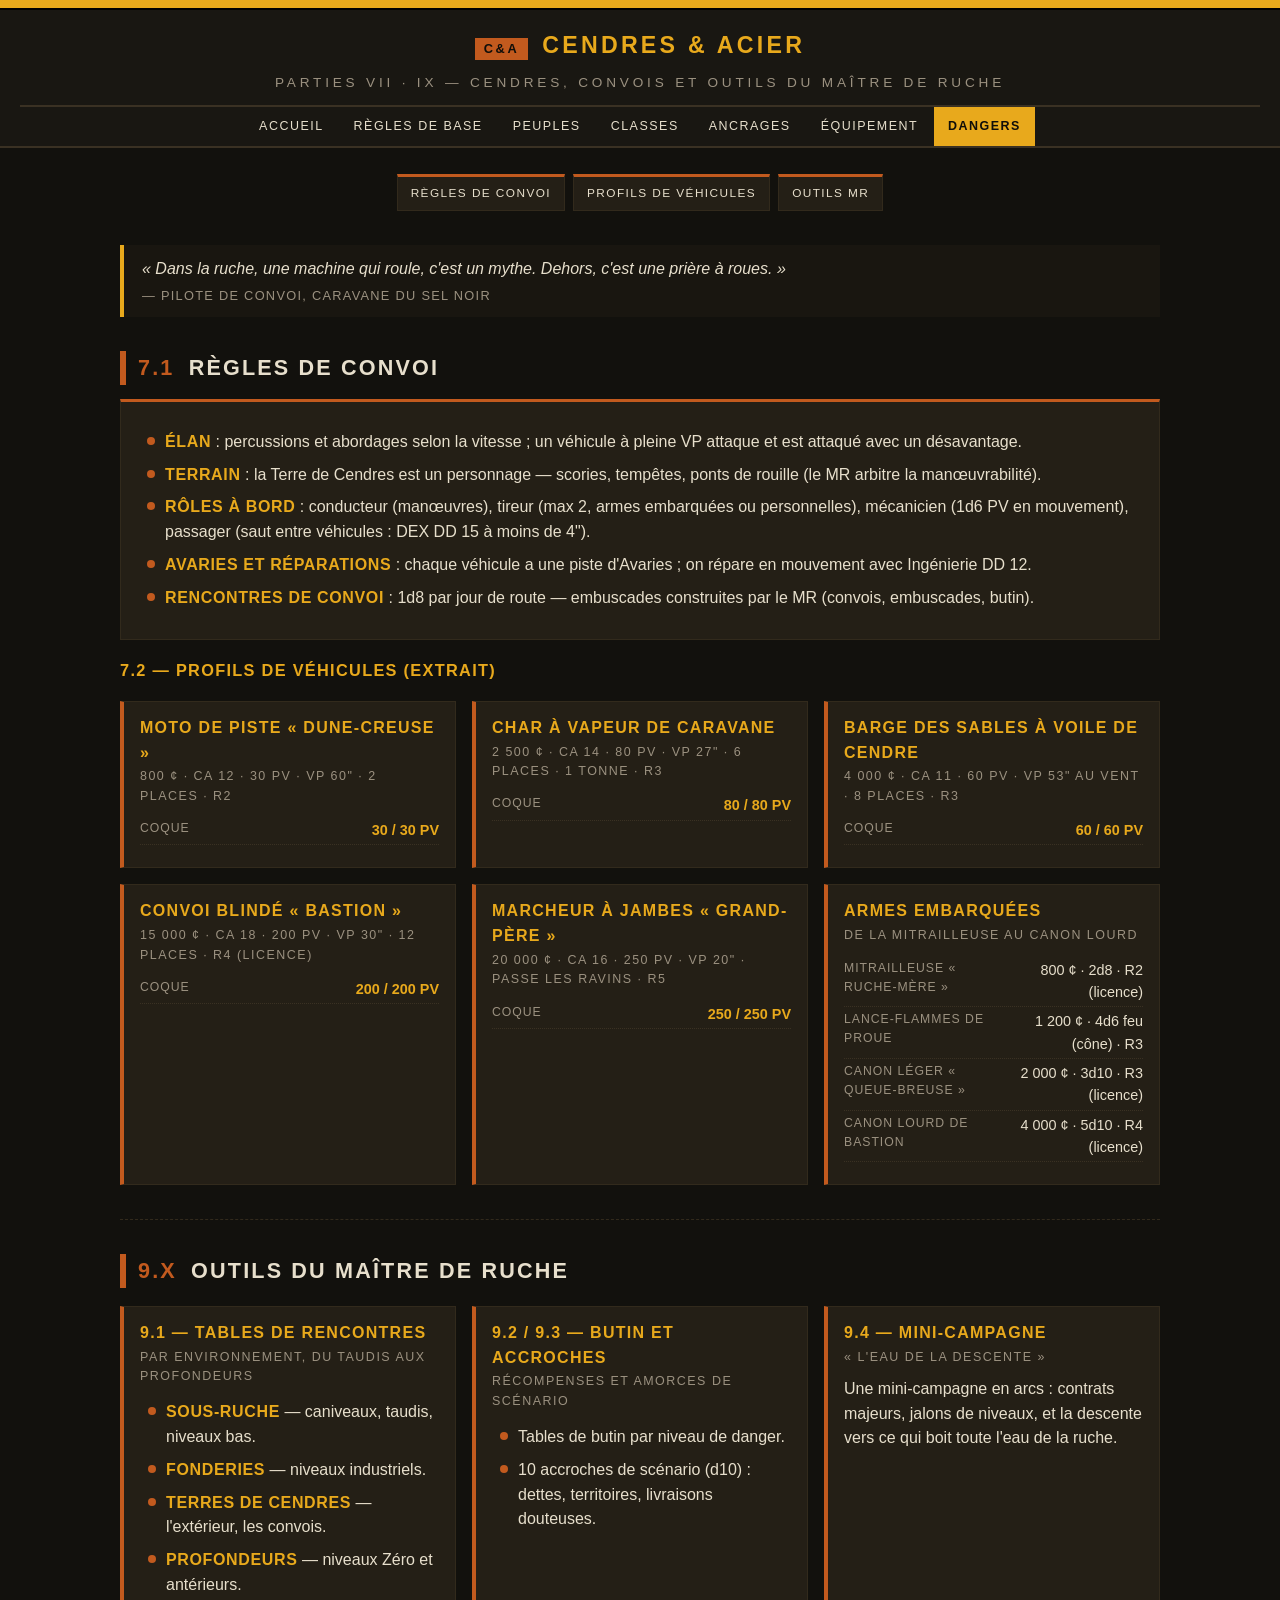
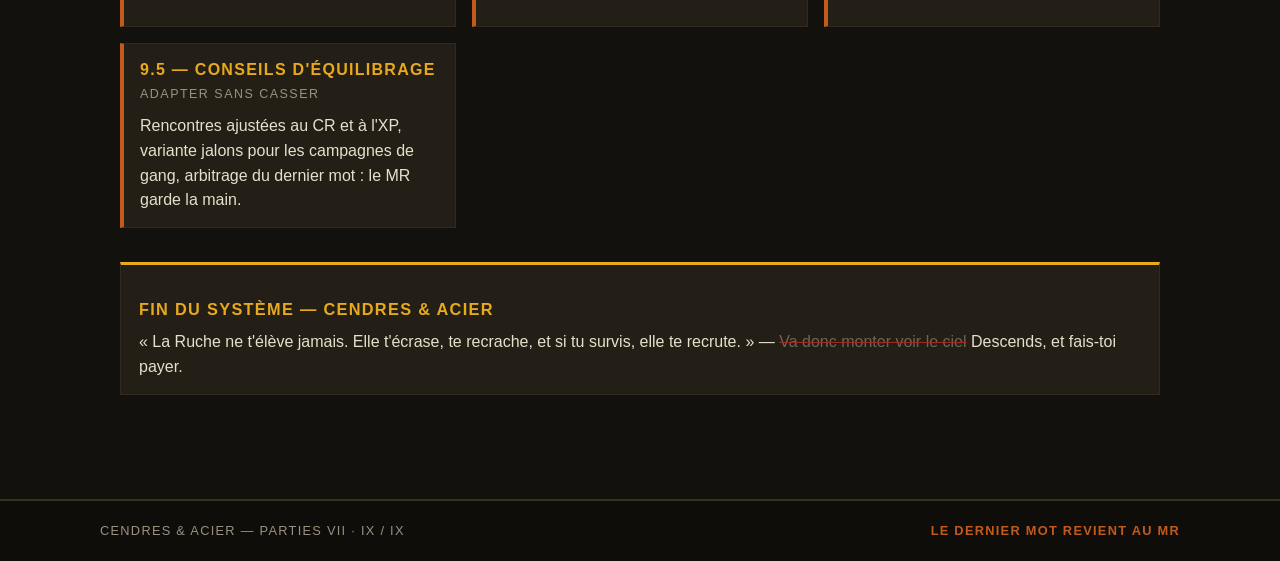
<file: dangers.html>
<!DOCTYPE html>
<html lang="fr">
<head>
    <meta charset="UTF-8">
    <meta name="viewport" content="width=device-width, initial-scale=1.0">
    <meta name="description" content="CENDRES & ACIER — Partie VII : véhicules des Terres de Cendres. Partie IX : outils du Maître de Ruche.">
    <title>Véhicules & Outils MR — CENDRES & ACIER</title>
    <link rel="stylesheet" href="style.css">
    <link rel="icon" type="image/png" href="./favicon.png">
</head>
<body>
    <div class="hazard-top"></div>

    <header class="site">
        <div class="titre-site">
            <span class="sigille">C&A</span>
            <h1>Cendres & Acier</h1>
        </div>
        <div class="sous-titre">Parties VII · IX — Cendres, convois et outils du Maître de Ruche</div>
        <nav class="menu-principal">
            <ul>
                <li><a href="index.html">Accueil</a></li>
                <li><a href="regles.html">Règles de base</a></li>
                <li><a href="peuples.html">Peuples</a></li>
                <li><a href="classes.html">Classes</a></li>
                <li><a href="historiques.html">Ancrages</a></li>
                <li><a href="equipement.html">Équipement</a></li>
                <li><a href="dangers.html" class="actif">Dangers</a></li>
            </ul>
        </nav>
    </header>

    <main>
        <ul class="ancres">
            <li><a href="#convois">Règles de convoi</a></li>
            <li><a href="#vehicules">Profils de véhicules</a></li>
            <li><a href="#outils-mr">Outils MR</a></li>
        </ul>

        <section>
            <div class="citation">
                « Dans la ruche, une machine qui roule, c'est un mythe. Dehors, c'est une prière à roues. »
                <span class="attribution">— Pilote de convoi, caravane du Sel Noir</span>
            </div>
        </section>

        <section id="convois">
            <h2><span class="num">7.1</span> Règles de convoi</h2>
            <div class="panier">
                <ul class="rivets">
                    <li><span class="nom">Élan</span> : percussions et abordages selon la vitesse ; un véhicule à pleine VP attaque et est attaqué avec un désavantage.</li>
                    <li><span class="nom">Terrain</span> : la Terre de Cendres est un personnage — scories, tempêtes, ponts de rouille (le MR arbitre la manœuvrabilité).</li>
                    <li><span class="nom">Rôles à bord</span> : conducteur (manœuvres), tireur (max 2, armes embarquées ou personnelles), mécanicien (1d6 PV en mouvement), passager (saut entre véhicules : DEX DD 15 à moins de 4").</li>
                    <li><span class="nom">Avaries et réparations</span> : chaque véhicule a une piste d'Avaries ; on répare en mouvement avec Ingénierie DD 12.</li>
                    <li><span class="nom">Rencontres de convoi</span> : 1d8 par jour de route — embuscades construites par le MR (convois, embuscades, butin).</li>
                </ul>
            </div>

            <h3 id="vehicules">7.2 — Profils de véhicules (extrait)</h3>
            <div class="grille">
                <div class="carte">
                    <h3>Moto de piste « Dune-Creuse »</h3>
                    <div class="metier">800 ¢ · CA 12 · 30 PV · VP 60" · 2 places · R2</div>
                    <div class="fiche-tech"><div class="ligne"><span class="cle">Coque</span><span class="val jaune">30 / 30 PV</span></div></div>
                </div>
                <div class="carte">
                    <h3>Char à vapeur de caravane</h3>
                    <div class="metier">2 500 ¢ · CA 14 · 80 PV · VP 27" · 6 places · 1 tonne · R3</div>
                    <div class="fiche-tech"><div class="ligne"><span class="cle">Coque</span><span class="val jaune">80 / 80 PV</span></div></div>
                </div>
                <div class="carte">
                    <h3>Barge des sables à voile de cendre</h3>
                    <div class="metier">4 000 ¢ · CA 11 · 60 PV · VP 53" au vent · 8 places · R3</div>
                    <div class="fiche-tech"><div class="ligne"><span class="cle">Coque</span><span class="val jaune">60 / 60 PV</span></div></div>
                </div>
                <div class="carte">
                    <h3>Convoi blindé « Bastion »</h3>
                    <div class="metier">15 000 ¢ · CA 18 · 200 PV · VP 30" · 12 places · R4 (licence)</div>
                    <div class="fiche-tech"><div class="ligne"><span class="cle">Coque</span><span class="val jaune">200 / 200 PV</span></div></div>
                </div>
                <div class="carte">
                    <h3>Marcheur à jambes « Grand-Père »</h3>
                    <div class="metier">20 000 ¢ · CA 16 · 250 PV · VP 20" · passe les ravins · R5</div>
                    <div class="fiche-tech"><div class="ligne"><span class="cle">Coque</span><span class="val jaune">250 / 250 PV</span></div></div>
                </div>
                <div class="carte">
                    <h3>Armes embarquées</h3>
                    <div class="metier">De la mitrailleuse au canon lourd</div>
                    <div class="fiche-tech">
                        <div class="ligne"><span class="cle">Mitrailleuse « Ruche-Mère »</span><span class="val">800 ¢ · 2d8 · R2 (licence)</span></div>
                        <div class="ligne"><span class="cle">Lance-flammes de proue</span><span class="val">1 200 ¢ · 4d6 feu (cône) · R3</span></div>
                        <div class="ligne"><span class="cle">Canon léger « Queue-Breuse »</span><span class="val">2 000 ¢ · 3d10 · R3 (licence)</span></div>
                        <div class="ligne"><span class="cle">Canon lourd de Bastion</span><span class="val">4 000 ¢ · 5d10 · R4 (licence)</span></div>
                    </div>
                </div>
            </div>
        </section>

        <hr>

        <section id="outils-mr">
            <h2><span class="num">9.x</span> Outils du Maître de Ruche</h2>
            <div class="grille">
                <div class="carte">
                    <h3>9.1 — Tables de rencontres</h3>
                    <div class="metier">Par environnement, du taudis aux Profondeurs</div>
                    <ul class="rivets">
                        <li><span class="nom">Sous-Ruche</span> — caniveaux, taudis, niveaux bas.</li>
                        <li><span class="nom">Fonderies</span> — niveaux industriels.</li>
                        <li><span class="nom">Terres de Cendres</span> — l'extérieur, les convois.</li>
                        <li><span class="nom">Profondeurs</span> — niveaux Zéro et antérieurs.</li>
                    </ul>
                </div>
                <div class="carte">
                    <h3>9.2 / 9.3 — Butin et accroches</h3>
                    <div class="metier">Récompenses et amorces de scénario</div>
                    <ul class="rivets">
                        <li>Tables de butin par niveau de danger.</li>
                        <li>10 accroches de scénario (d10) : dettes, territoires, livraisons douteuses.</li>
                    </ul>
                </div>
                <div class="carte">
                    <h3>9.4 — Mini-campagne</h3>
                    <div class="metier">« L'EAU DE LA DESCENTE »</div>
                    <div>Une mini-campagne en arcs : contrats majeurs, jalons de niveaux, et la descente vers ce qui boit toute l'eau de la ruche.</div>
                </div>
                <div class="carte">
                    <h3>9.5 — Conseils d'équilibrage</h3>
                    <div class="metier">Adapter sans casser</div>
                    <div>Rencontres ajustées au CR et à l'XP, variante jalons pour les campagnes de gang, arbitrage du dernier mot : le MR garde la main.</div>
                </div>
            </div>
        </section>

        <section>
            <div class="panier jaune">
                <h3>FIN DU SYSTÈME — CENDRES & ACIER</h3>
                <div>« La Ruche ne t'élève jamais. Elle t'écrase, te recrache, et si tu survis, elle te recrute. » — <del>Va donc monter voir le ciel</del> Descends, et fais-toi payer.</div>
            </div>
        </section>
    </main>

    <footer class="site">
        <div class="pied">
            <span>CENDRES & ACIER — Parties VII · IX / IX</span>
            <span class="sceau">LE DERNIER MOT REVIENT AU MR</span>
        </div>
    </footer>
</body>
</html>
</file>
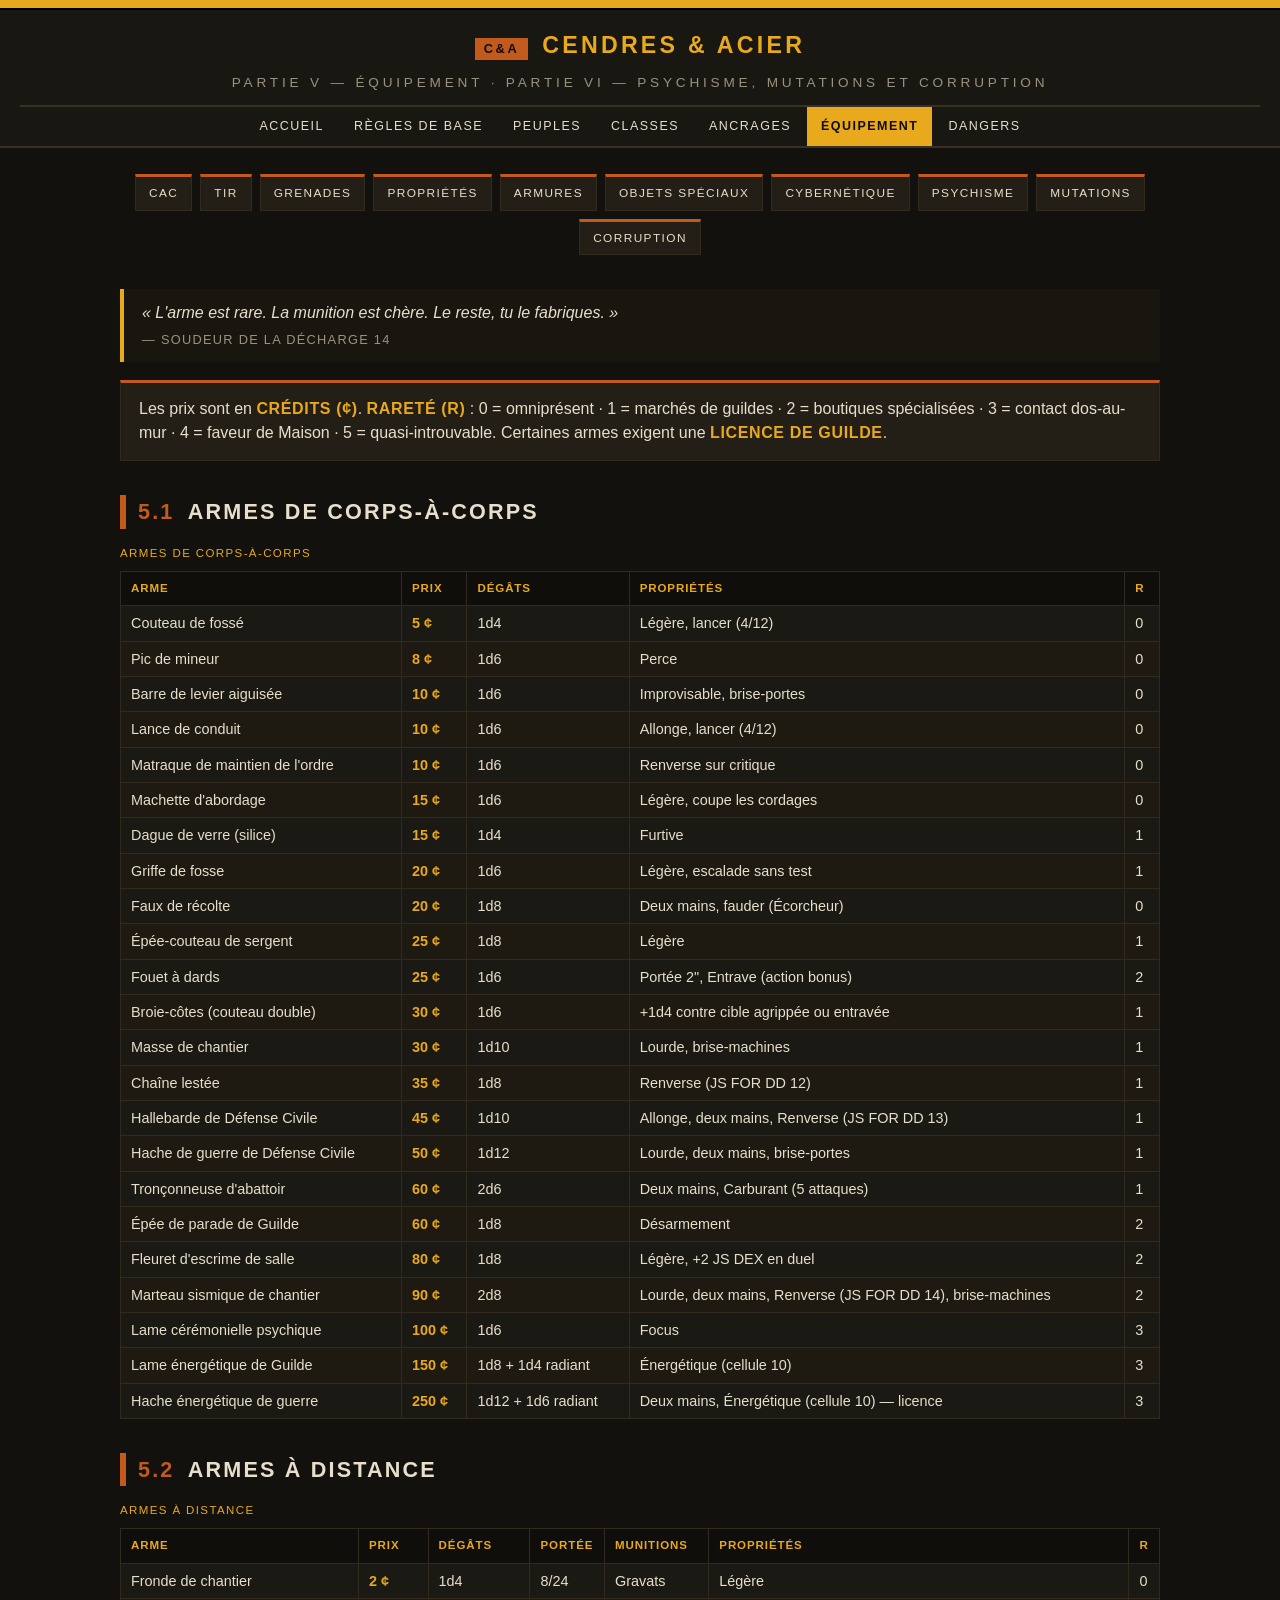
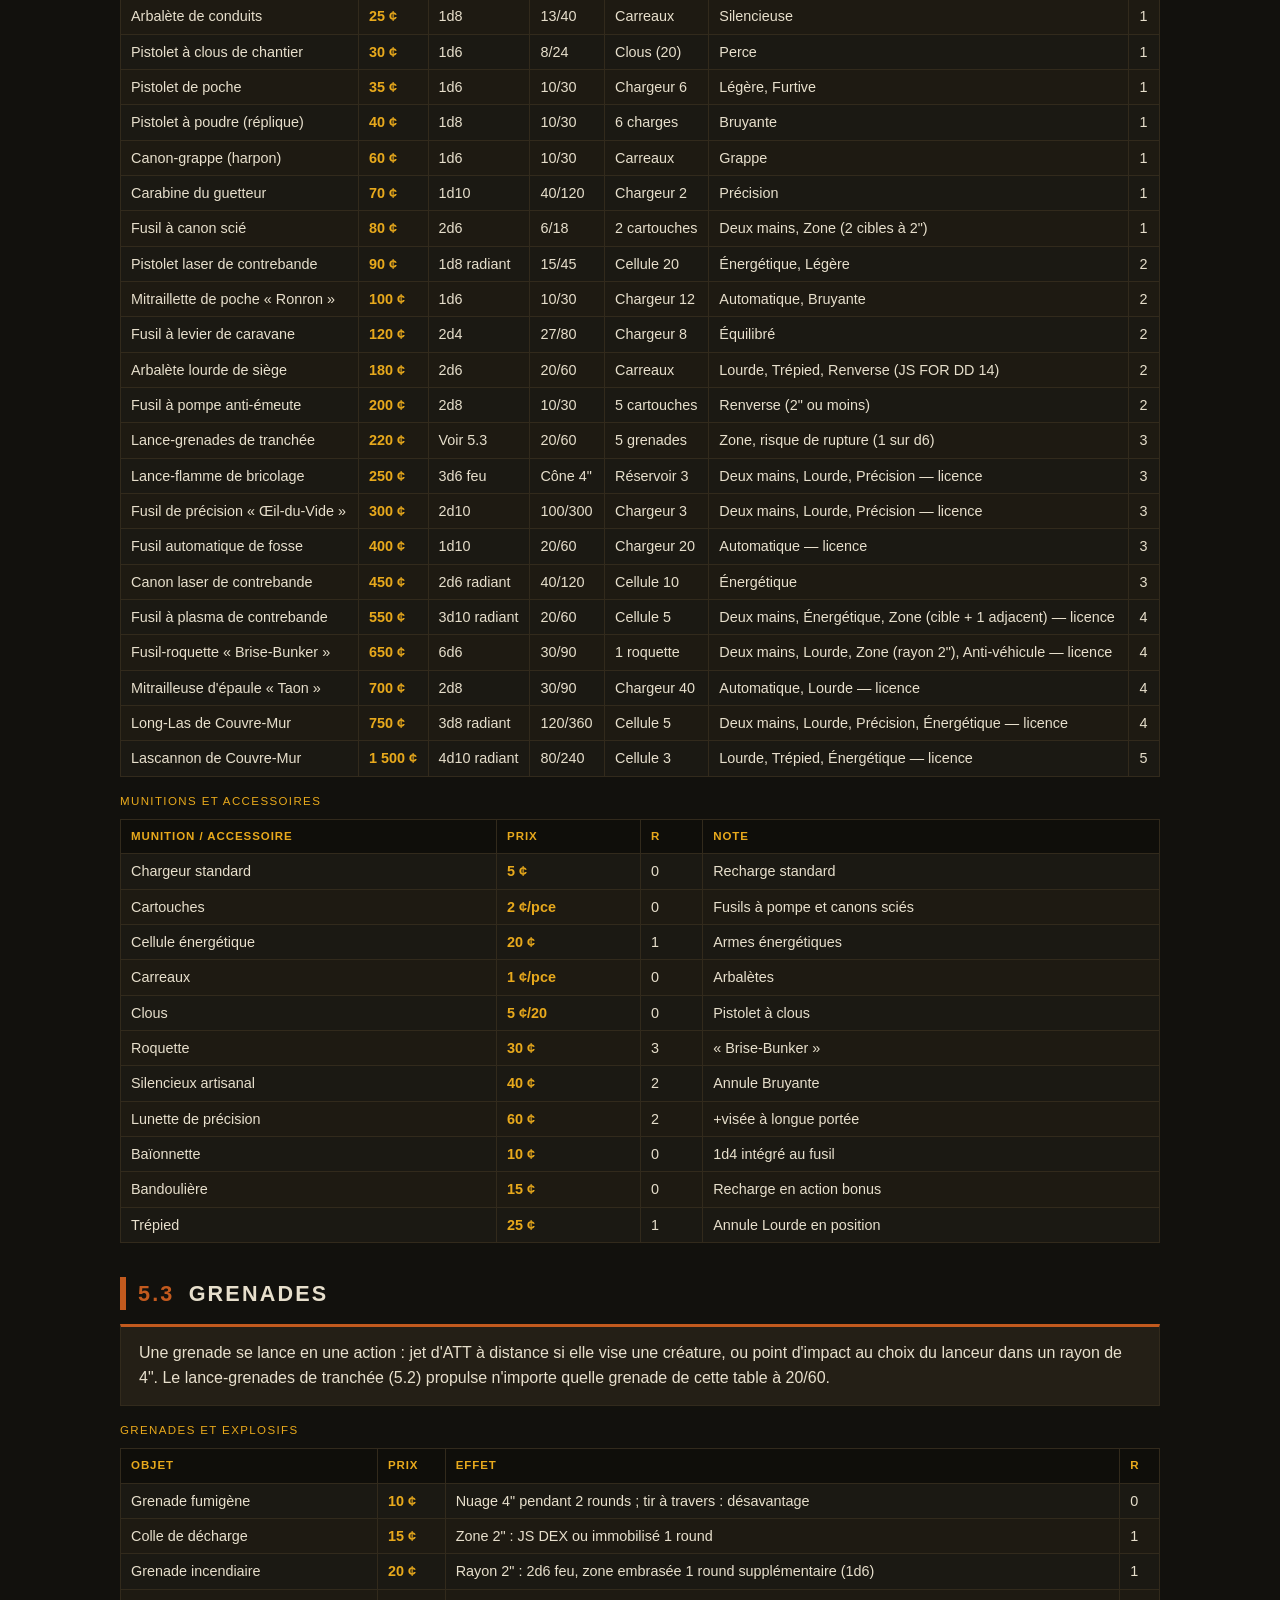
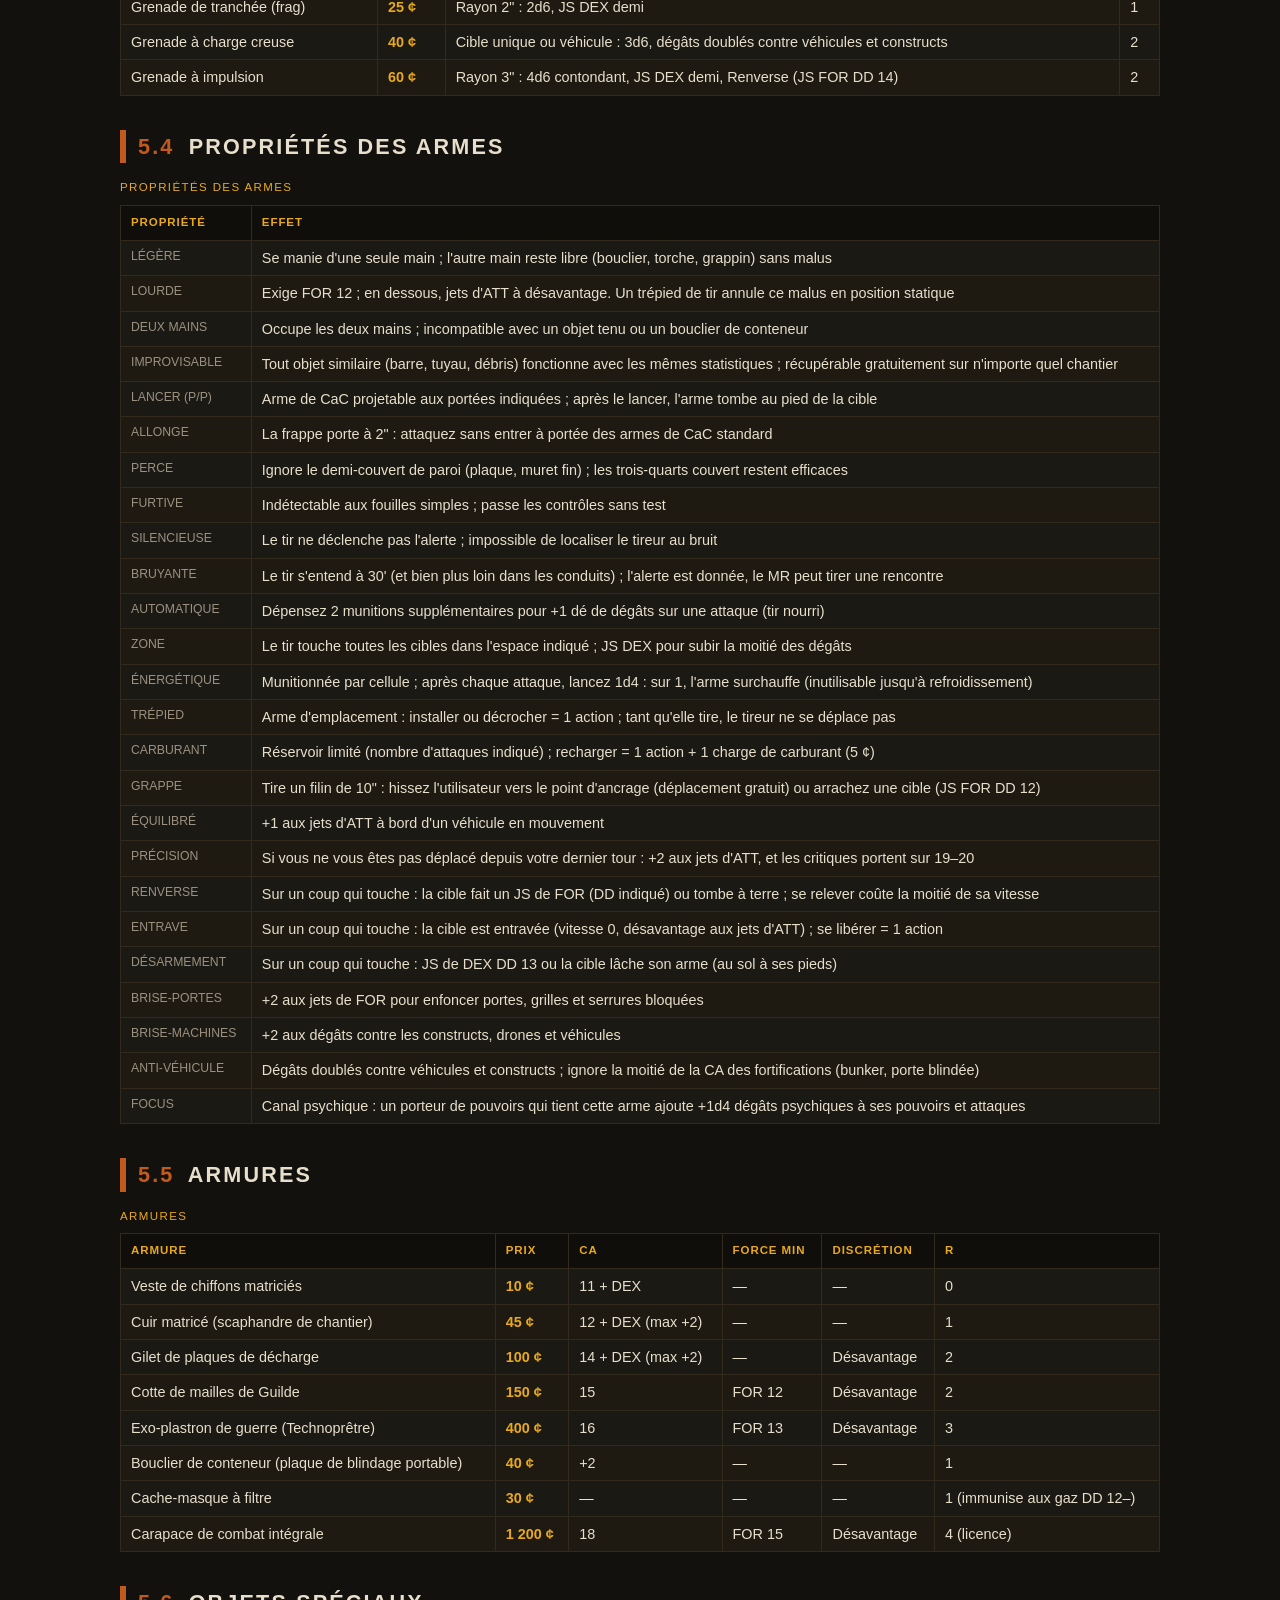
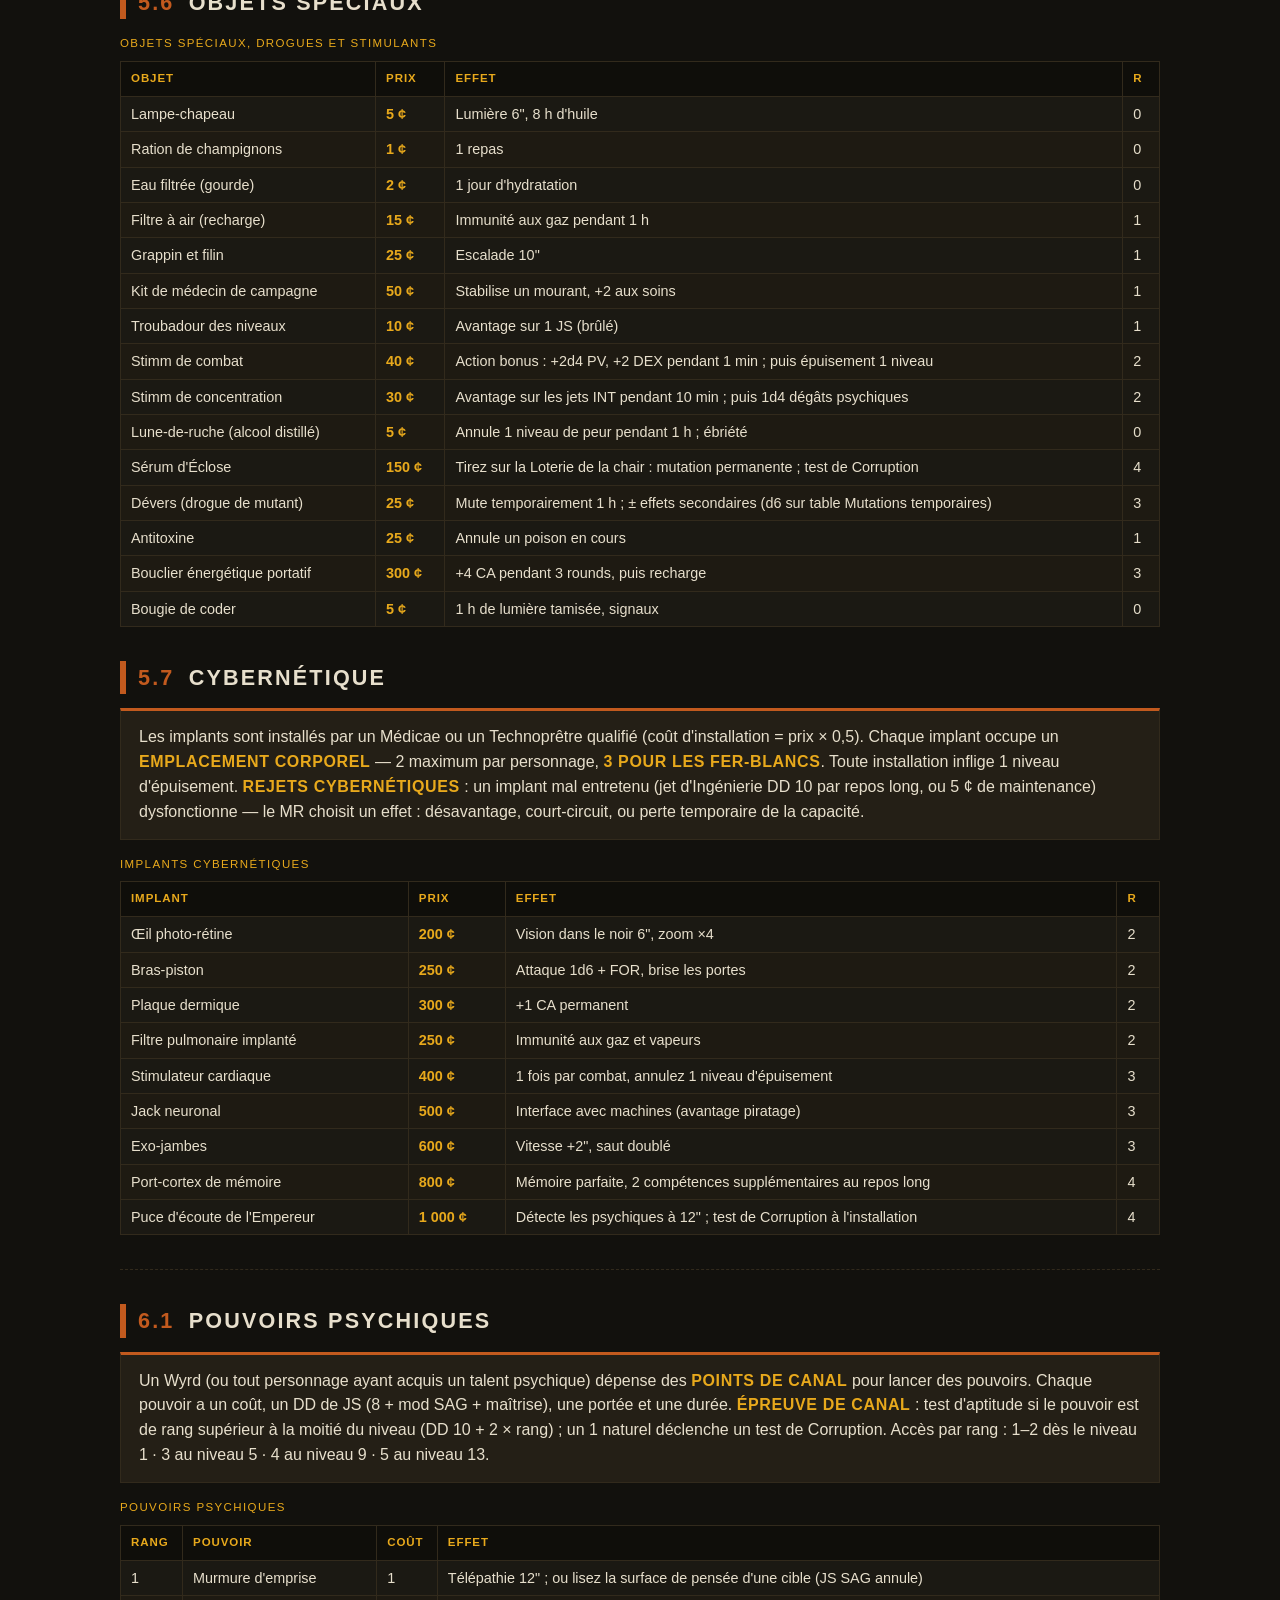
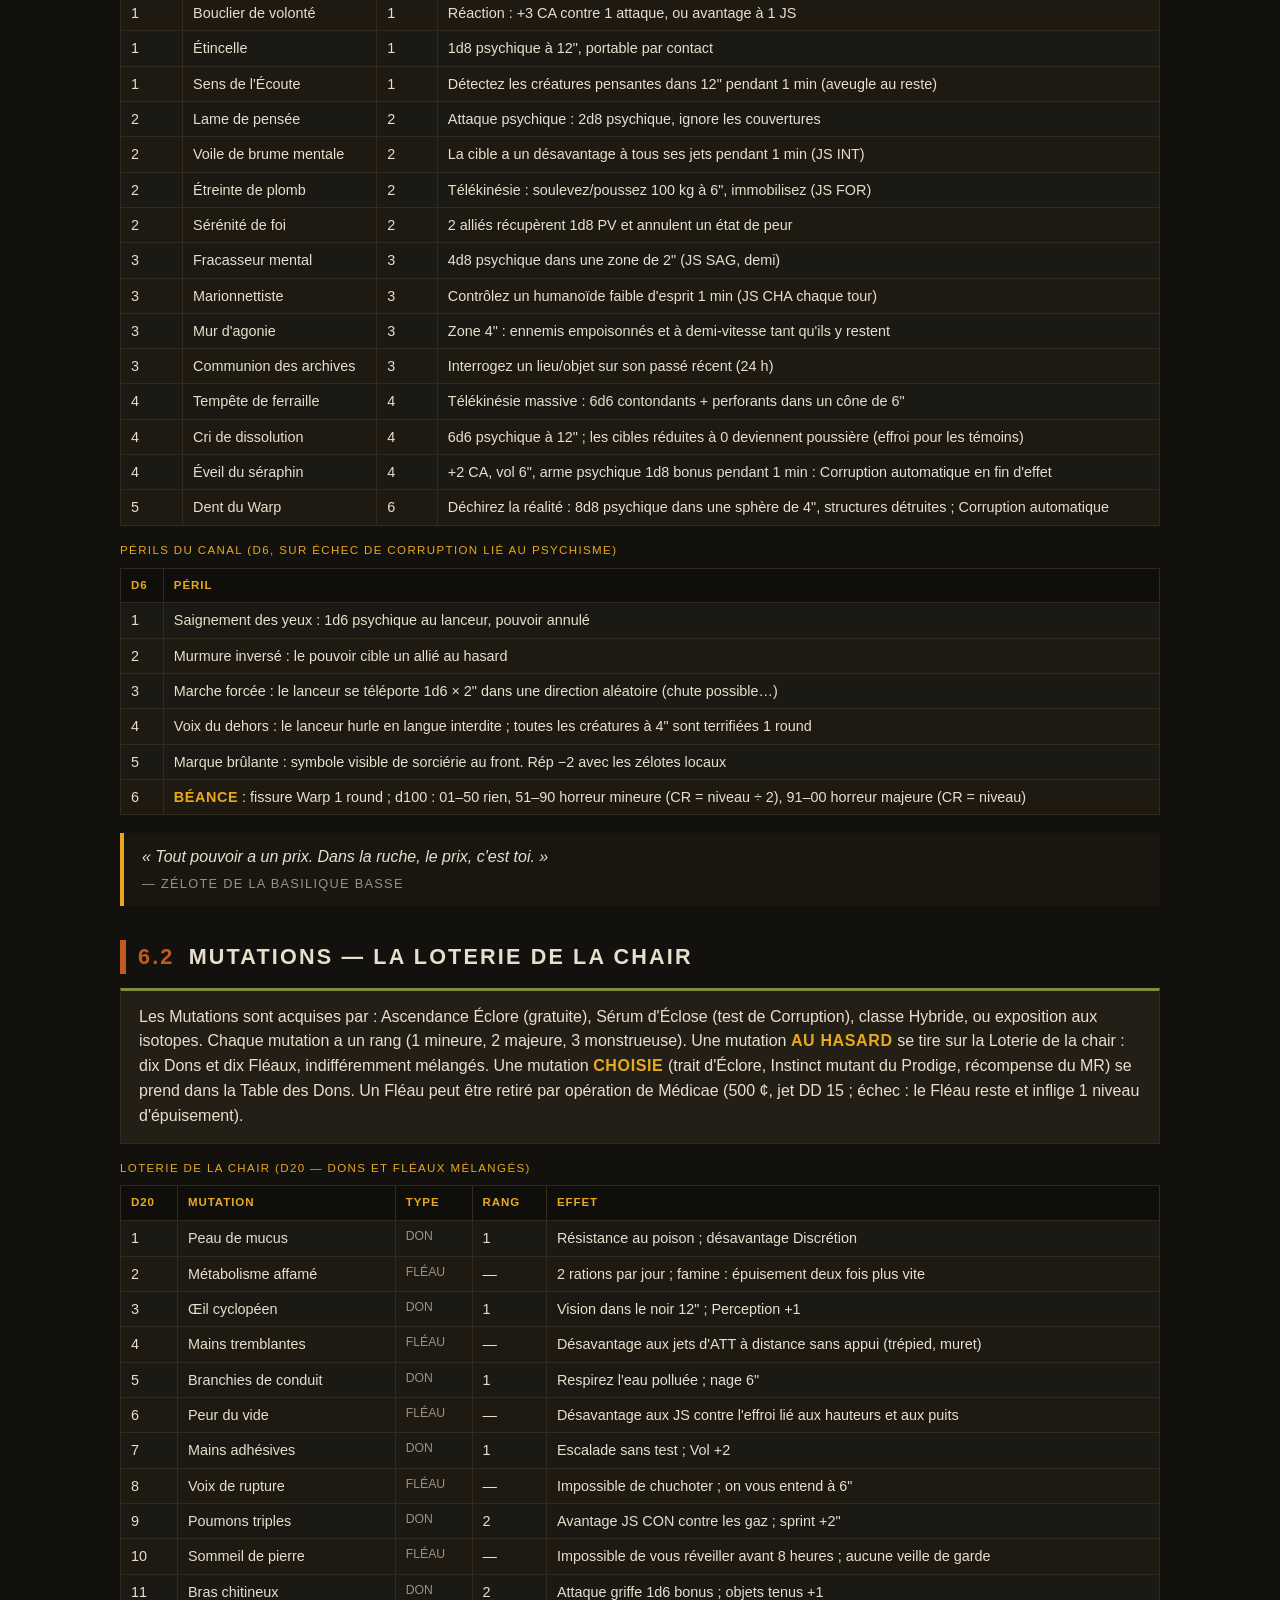
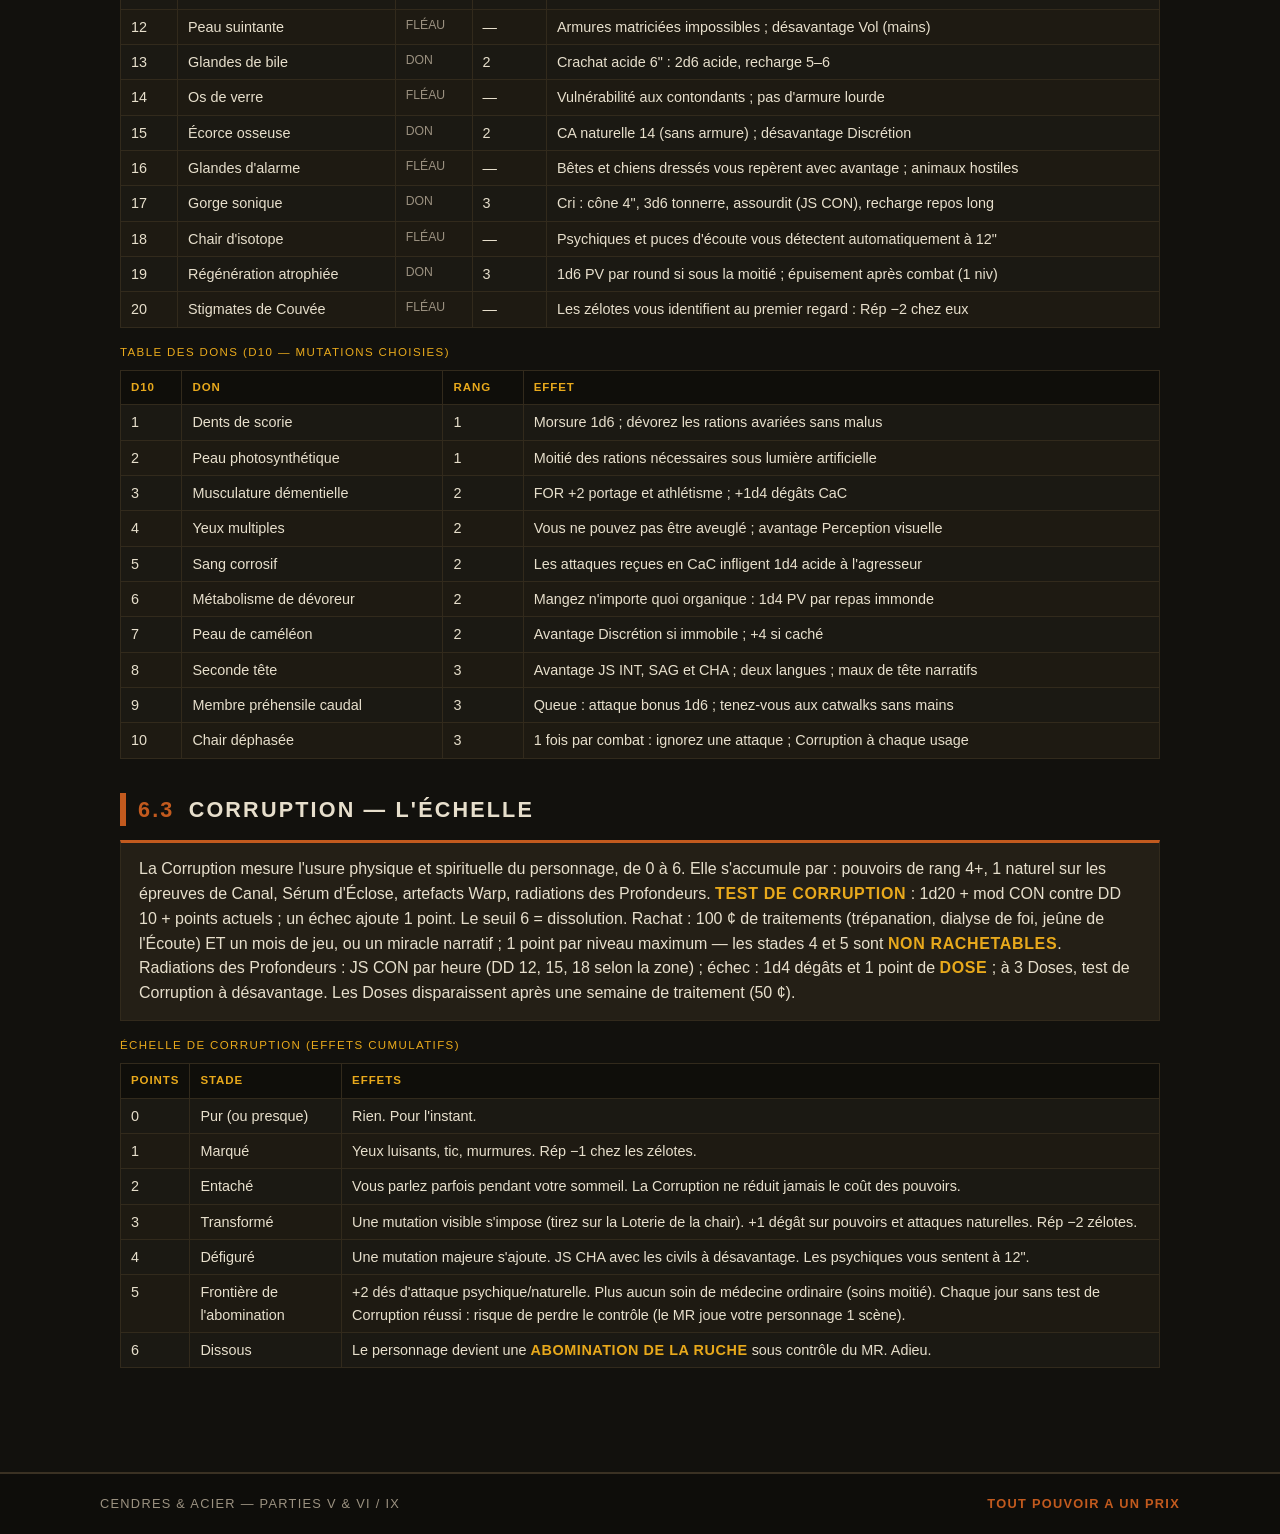
<file: equipement.html>
<!DOCTYPE html>
<html lang="fr">
<head>
    <meta charset="UTF-8">
    <meta name="viewport" content="width=device-width, initial-scale=1.0">
    <meta name="description" content="CENDRES & ACIER — Partie V : armes, armures, drogues et cybernétique. Partie VI : pouvoirs psychiques, mutations et corruption.">
    <title>Équipement & Psychisme — CENDRES & ACIER</title>
    <link rel="stylesheet" href="style.css">
    <link rel="icon" type="image/png" href="./favicon.png">
</head>
<body>
    <div class="hazard-top"></div>

    <header class="site">
        <div class="titre-site">
            <span class="sigille">C&A</span>
            <h1>Cendres & Acier</h1>
        </div>
        <div class="sous-titre">Partie V — Équipement · Partie VI — Psychisme, mutations et corruption</div>
        <nav class="menu-principal">
            <ul>
                <li><a href="index.html">Accueil</a></li>
                <li><a href="regles.html">Règles de base</a></li>
                <li><a href="peuples.html">Peuples</a></li>
                <li><a href="classes.html">Classes</a></li>
                <li><a href="historiques.html">Ancrages</a></li>
                <li><a href="equipement.html" class="actif">Équipement</a></li>
                <li><a href="dangers.html">Dangers</a></li>
            </ul>
        </nav>
    </header>

    <main>
        <ul class="ancres">
            <li><a href="#cac">CaC</a></li>
            <li><a href="#tir">Tir</a></li>
            <li><a href="#grenades">Grenades</a></li>
            <li><a href="#proprietes">Propriétés</a></li>
            <li><a href="#armures">Armures</a></li>
            <li><a href="#objets">Objets spéciaux</a></li>
            <li><a href="#cybernetique">Cybernétique</a></li>
            <li><a href="#psychisme">Psychisme</a></li>
            <li><a href="#mutations">Mutations</a></li>
            <li><a href="#corruption">Corruption</a></li>
        </ul>

        <section>
            <div class="citation">
                « L'arme est rare. La munition est chère. Le reste, tu le fabriques. »
                <span class="attribution">— Soudeur de la décharge 14</span>
            </div>
            <div class="panier">
                Les prix sont en <span class="nom">crédits (¢)</span>. <span class="nom">Rareté (R)</span> : 0 = omniprésent · 1 = marchés de guildes · 2 = boutiques spécialisées · 3 = contact dos-au-mur · 4 = faveur de Maison · 5 = quasi-introuvable. Certaines armes exigent une <span class="nom">licence de Guilde</span>.
            </div>
        </section>

        <section id="cac">
            <h2><span class="num">5.1</span> Armes de corps-à-corps</h2>
            <div class="tableau-wrap">
                <table class="tableau">
                    <caption>Armes de corps-à-corps</caption>
                    <thead>
                        <tr><th>Arme</th><th>Prix</th><th>Dégâts</th><th>Propriétés</th><th>R</th></tr>
                    </thead>
                    <tbody>
                        <tr><td>Couteau de fossé</td><td class="prix">5 ¢</td><td>1d4</td><td>Légère, lancer (4/12)</td><td>0</td></tr>
                        <tr><td>Pic de mineur</td><td class="prix">8 ¢</td><td>1d6</td><td>Perce</td><td>0</td></tr>
                        <tr><td>Barre de levier aiguisée</td><td class="prix">10 ¢</td><td>1d6</td><td>Improvisable, brise-portes</td><td>0</td></tr>
                        <tr><td>Lance de conduit</td><td class="prix">10 ¢</td><td>1d6</td><td>Allonge, lancer (4/12)</td><td>0</td></tr>
                        <tr><td>Matraque de maintien de l'ordre</td><td class="prix">10 ¢</td><td>1d6</td><td>Renverse sur critique</td><td>0</td></tr>
                        <tr><td>Machette d'abordage</td><td class="prix">15 ¢</td><td>1d6</td><td>Légère, coupe les cordages</td><td>0</td></tr>
                        <tr><td>Dague de verre (silice)</td><td class="prix">15 ¢</td><td>1d4</td><td>Furtive</td><td>1</td></tr>
                        <tr><td>Griffe de fosse</td><td class="prix">20 ¢</td><td>1d6</td><td>Légère, escalade sans test</td><td>1</td></tr>
                        <tr><td>Faux de récolte</td><td class="prix">20 ¢</td><td>1d8</td><td>Deux mains, fauder (Écorcheur)</td><td>0</td></tr>
                        <tr><td>Épée-couteau de sergent</td><td class="prix">25 ¢</td><td>1d8</td><td>Légère</td><td>1</td></tr>
                        <tr><td>Fouet à dards</td><td class="prix">25 ¢</td><td>1d6</td><td>Portée 2", Entrave (action bonus)</td><td>2</td></tr>
                        <tr><td>Broie-côtes (couteau double)</td><td class="prix">30 ¢</td><td>1d6</td><td>+1d4 contre cible agrippée ou entravée</td><td>1</td></tr>
                        <tr><td>Masse de chantier</td><td class="prix">30 ¢</td><td>1d10</td><td>Lourde, brise-machines</td><td>1</td></tr>
                        <tr><td>Chaîne lestée</td><td class="prix">35 ¢</td><td>1d8</td><td>Renverse (JS FOR DD 12)</td><td>1</td></tr>
                        <tr><td>Hallebarde de Défense Civile</td><td class="prix">45 ¢</td><td>1d10</td><td>Allonge, deux mains, Renverse (JS FOR DD 13)</td><td>1</td></tr>
                        <tr><td>Hache de guerre de Défense Civile</td><td class="prix">50 ¢</td><td>1d12</td><td>Lourde, deux mains, brise-portes</td><td>1</td></tr>
                        <tr><td>Tronçonneuse d'abattoir</td><td class="prix">60 ¢</td><td>2d6</td><td>Deux mains, Carburant (5 attaques)</td><td>1</td></tr>
                        <tr><td>Épée de parade de Guilde</td><td class="prix">60 ¢</td><td>1d8</td><td>Désarmement</td><td>2</td></tr>
                        <tr><td>Fleuret d'escrime de salle</td><td class="prix">80 ¢</td><td>1d8</td><td>Légère, +2 JS DEX en duel</td><td>2</td></tr>
                        <tr><td>Marteau sismique de chantier</td><td class="prix">90 ¢</td><td>2d8</td><td>Lourde, deux mains, Renverse (JS FOR DD 14), brise-machines</td><td>2</td></tr>
                        <tr><td>Lame cérémonielle psychique</td><td class="prix">100 ¢</td><td>1d6</td><td>Focus</td><td>3</td></tr>
                        <tr><td>Lame énergétique de Guilde</td><td class="prix">150 ¢</td><td>1d8 + 1d4 radiant</td><td>Énergétique (cellule 10)</td><td>3</td></tr>
                        <tr><td>Hache énergétique de guerre</td><td class="prix">250 ¢</td><td>1d12 + 1d6 radiant</td><td>Deux mains, Énergétique (cellule 10) — licence</td><td>3</td></tr>
                    </tbody>
                </table>
            </div>
        </section>

        <section id="tir">
            <h2><span class="num">5.2</span> Armes à distance</h2>
            <div class="tableau-wrap">
                <table class="tableau">
                    <caption>Armes à distance</caption>
                    <thead>
                        <tr><th>Arme</th><th>Prix</th><th>Dégâts</th><th>Portée</th><th>Munitions</th><th>Propriétés</th><th>R</th></tr>
                    </thead>
                    <tbody>
                        <tr><td>Fronde de chantier</td><td class="prix">2 ¢</td><td>1d4</td><td>8/24</td><td>Gravats</td><td>Légère</td><td>0</td></tr>
                        <tr><td>Arbalète de conduits</td><td class="prix">25 ¢</td><td>1d8</td><td>13/40</td><td>Carreaux</td><td>Silencieuse</td><td>1</td></tr>
                        <tr><td>Pistolet à clous de chantier</td><td class="prix">30 ¢</td><td>1d6</td><td>8/24</td><td>Clous (20)</td><td>Perce</td><td>1</td></tr>
                        <tr><td>Pistolet de poche</td><td class="prix">35 ¢</td><td>1d6</td><td>10/30</td><td>Chargeur 6</td><td>Légère, Furtive</td><td>1</td></tr>
                        <tr><td>Pistolet à poudre (réplique)</td><td class="prix">40 ¢</td><td>1d8</td><td>10/30</td><td>6 charges</td><td>Bruyante</td><td>1</td></tr>
                        <tr><td>Canon-grappe (harpon)</td><td class="prix">60 ¢</td><td>1d6</td><td>10/30</td><td>Carreaux</td><td>Grappe</td ><td >1</td>
                        <tr><td>Carabine du guetteur</td><td class="prix">70 ¢</td><td>1d10</td><td>40/120</td><td>Chargeur 2</td><td>Précision</td><td>1</td></tr>
                        <tr><td>Fusil à canon scié</td><td class="prix">80 ¢</td><td>2d6</td><td>6/18</td><td>2 cartouches</td><td>Deux mains, Zone (2 cibles à 2")</td><td>1</td></tr>
                        <tr><td>Pistolet laser de contrebande</td><td class="prix">90 ¢</td><td>1d8 radiant</td><td>15/45</td><td>Cellule 20</td><td>Énergétique, Légère</td><td>2</td></tr>
                        <tr><td>Mitraillette de poche « Ronron »</td><td class="prix">100 ¢</td><td>1d6</td><td>10/30</td><td>Chargeur 12</td><td>Automatique, Bruyante</td><td>2</td></tr>
                        <tr><td>Fusil à levier de caravane</td><td class="prix">120 ¢</td><td>2d4</td><td>27/80</td><td>Chargeur 8</td><td>Équilibré</td><td>2</td></tr>
                        <tr><td>Arbalète lourde de siège</td><td class="prix">180 ¢</td><td>2d6</td><td>20/60</td><td>Carreaux</td><td>Lourde, Trépied, Renverse (JS FOR DD 14)</td><td>2</td></tr>
                        <tr><td>Fusil à pompe anti-émeute</td><td class="prix">200 ¢</td><td>2d8</td><td>10/30</td><td>5 cartouches</td><td>Renverse (2" ou moins)</td ><td>2</td >
                        <tr><td>Lance-grenades de tranchée</td><td class="prix">220 ¢</td><td>Voir 5.3</td><td>20/60</td><td>5 grenades</td><td>Zone, risque de rupture (1 sur d6)</td><td>3</td></tr>
                        <tr><td>Lance-flamme de bricolage</td><td class="prix">250 ¢</td><td>3d6 feu</td><td>Cône 4"</td><td>Réservoir 3</td><td>Deux mains, Lourde, Précision — licence</td><td>3</td></tr>
                        <tr><td>Fusil de précision « Œil-du-Vide »</td><td class="prix">300 ¢</td><td>2d10</td><td>100/300</td><td>Chargeur 3</td><td>Deux mains, Lourde, Précision — licence</td><td>3</td></tr>
                        <tr><td>Fusil automatique de fosse</td><td class="prix">400 ¢</td><td>1d10</td><td>20/60</td><td>Chargeur 20</td><td>Automatique — licence</td><td>3</td></tr>
                        <tr><td>Canon laser de contrebande</td><td class="prix">450 ¢</td><td>2d6 radiant</td><td>40/120</td><td>Cellule 10</td><td>Énergétique</td><td>3</td></tr>
                        <tr><td>Fusil à plasma de contrebande</td><td class="prix">550 ¢</td><td>3d10 radiant</td><td>20/60</td><td>Cellule 5</td><td>Deux mains, Énergétique, Zone (cible + 1 adjacent) — licence</td><td>4</td></tr>
                        <tr><td>Fusil-roquette « Brise-Bunker »</td><td class="prix">650 ¢</td><td>6d6</td><td>30/90</td><td>1 roquette</td><td>Deux mains, Lourde, Zone (rayon 2"), Anti-véhicule — licence</td><td>4</ td >
                        <tr><td>Mitrailleuse d'épaule « Taon »</td><td class="prix">700 ¢</td><td>2d8</td><td>30/90</td><td>Chargeur 40</td><td>Automatique, Lourde — licence</td><td>4</td></tr>
                        <tr><td>Long-Las de Couvre-Mur</td><td class="prix">750 ¢</td><td>3d8 radiant</td><td>120/360</td><td>Cellule 5</td><td>Deux mains, Lourde, Précision, Énergétique — licence</td><td>4</td></tr>
                        <tr><td>Lascannon de Couvre-Mur</td><td class="prix">1 500 ¢</td><td>4d10 radiant</td><td>80/240</td><td>Cellule 3</td><td>Lourde, Trépied, Énergétique — licence</td><td>5</td></tr>
                    </tbody>
                </table>
            </div>

            <div class="tableau-wrap">
                <table class="tableau">
                    <caption>Munitions et accessoires</caption>
                    <thead>
                        <tr><th>Munition / accessoire</th><th>Prix</th><th>R</th><th>Note</th></tr>
                    </thead>
                    <tbody>
                        <tr><td>Chargeur standard</td><td class="prix">5 ¢</td><td>0</td><td>Recharge standard</td></tr>
                        <tr><td>Cartouches</td><td class="prix">2 ¢/pce</td><td>0</td><td>Fusils à pompe et canons sciés</td></tr>
                        <tr><td>Cellule énergétique</td><td class="prix">20 ¢</td><td>1</td><td>Armes énergétiques</td></tr>
                        <tr><td>Carreaux</td><td class="prix">1 ¢/pce</td><td>0</td><td>Arbalètes</td></tr>
                        <tr><td>Clous</td><td class="prix">5 ¢/20</td><td>0</td><td>Pistolet à clous</td></tr>
                        <tr><td>Roquette</td><td class="prix">30 ¢</td><td>3</t><td>« Brise-Bunker »</td></tr>
                        <tr><td>Silencieux artisanal</td><td class="prix">40 ¢</td><td>2</td><td>Annule Bruyante</td></tr>
                        <tr><td>Lunette de précision</td><td class="prix">60 ¢</td><td>2</td><td>+visée à longue portée</td></tr>
                        <tr><td>Baïonnette</td><td class="prix">10 ¢</td><td>0</td><td>1d4 intégré au fusil</td></tr>
                        <tr><td>Bandoulière</td><td class="prix">15 ¢</td><td>0</td><td>Recharge en action bonus</td></tr>
                        <tr><td>Trépied</td><td class="prix">25 ¢</td><td>1</td><td>Annule Lourde en position</td></tr>
                    </tbody>
                </table>
            </div>
        </section>

        <section id="grenades">
            <h2><span class="num">5.3</span> Grenades</h2>
            <div class="panier">
                Une grenade se lance en une action : jet d'ATT à distance si elle vise une créature, ou point d'impact au choix du lanceur dans un rayon de 4". Le lance-grenades de tranchée (5.2) propulse n'importe quelle grenade de cette table à 20/60.
            </div>
            <div class="tableau-wrap">
                <table class="tableau">
                    <caption>Grenades et explosifs</caption>
                    <thead>
                        <tr><th>Objet</th><th>Prix</th><th>Effet</th><th>R</th></tr>
                    </thead>
                    <tbody>
                        <tr><td>Grenade fumigène</td><td class="prix">10 ¢</td><td>Nuage 4" pendant 2 rounds ; tir à travers : désavantage</td><td>0</td></tr>
                        <tr><td>Colle de décharge</td><td class="prix">15 ¢</td><td>Zone 2" : JS DEX ou immobilisé 1 round</td><td>1</td></tr>
                        <tr><td>Grenade incendiaire</td><td class="prix">20 ¢</td><td>Rayon 2" : 2d6 feu, zone embrasée 1 round supplémentaire (1d6)</td><td>1</td></tr>
                        <tr><td>Grenade de tranchée (frag)</td><td class="prix">25 ¢</td><td>Rayon 2" : 2d6, JS DEX demi</td><td>1</td></tr>
                        <tr><td>Grenade à charge creuse</td><td class="prix">40 ¢</td><td>Cible unique ou véhicule : 3d6, dégâts doublés contre véhicules et constructs</td><td>2</td></tr>
                        <tr><td>Grenade à impulsion</td><td class="prix">60 ¢</td><td>Rayon 3" : 4d6 contondant, JS DEX demi, Renverse (JS FOR DD 14)</td><td>2</td></tr>
                    </tbody>
                </table>
            </div>
        </section>

        <section id="proprietes">
            <h2><span class="num">5.4</span> Propriétés des armes</h2>
            <div class="tableau-wrap">
                <table class="tableau">
                    <caption>Propriétés des armes</caption>
                    <thead>
                        <tr><th>Propriété</th><th>Effet</th></tr>
                    </thead>
                    <tbody>
                        <tr><td class="cle-mut">Légère</td><td>Se manie d'une seule main ; l'autre main reste libre (bouclier, torche, grappin) sans malus</td></tr>
                        <tr><td class="cle-mut">Lourde</td><td>Exige FOR 12 ; en dessous, jets d'ATT à désavantage. Un trépied de tir annule ce malus en position statique</td></tr>
                        <tr><td class="cle-mut">Deux mains</td><td>Occupe les deux mains ; incompatible avec un objet tenu ou un bouclier de conteneur</td></tr>
                        <tr><td class="cle-mut">Improvisable</td><td>Tout objet similaire (barre, tuyau, débris) fonctionne avec les mêmes statistiques ; récupérable gratuitement sur n'importe quel chantier</td></tr>
                        <tr><td class="cle-mut">Lancer (p/p)</td><td>Arme de CaC projetable aux portées indiquées ; après le lancer, l'arme tombe au pied de la cible</td></tr>
                        <tr><td class="cle-mut">Allonge</td><td>La frappe porte à 2" : attaquez sans entrer à portée des armes de CaC standard</td></tr>
                        <tr><td class="cle-mut">Perce</td><td>Ignore le demi-couvert de paroi (plaque, muret fin) ; les trois-quarts couvert restent efficaces</td></tr>
                        <tr><td class="cle-mut">Furtive</td><td>Indétectable aux fouilles simples ; passe les contrôles sans test</td></tr>
                        <tr><td class="cle-mut">Silencieuse</td><td>Le tir ne déclenche pas l'alerte ; impossible de localiser le tireur au bruit</td></tr>
                        <tr><td class="cle-mut">Bruyante</td><td>Le tir s'entend à 30' (et bien plus loin dans les conduits) ; l'alerte est donnée, le MR peut tirer une rencontre</td></tr>
                        <tr><td class="cle-mut">Automatique</td><td>Dépensez 2 munitions supplémentaires pour +1 dé de dégâts sur une attaque (tir nourri)</td></tr>
                        <tr><td class="cle-mut">Zone</td><td>Le tir touche toutes les cibles dans l'espace indiqué ; JS DEX pour subir la moitié des dégâts</td></tr>
                        <tr><td class="cle-mut">Énergétique</td><td>Munitionnée par cellule ; après chaque attaque, lancez 1d4 : sur 1, l'arme surchauffe (inutilisable jusqu'à refroidissement)</td></tr>
                        <tr><td class="cle-mut">Trépied</td><td>Arme d'emplacement : installer ou décrocher = 1 action ; tant qu'elle tire, le tireur ne se déplace pas</td></tr>
                        <tr><td class="cle-mut">Carburant</td><td>Réservoir limité (nombre d'attaques indiqué) ; recharger = 1 action + 1 charge de carburant (5 ¢)</td></tr>
                        <tr><td class="cle-mut">Grappe</td><td>Tire un filin de 10" : hissez l'utilisateur vers le point d'ancrage (déplacement gratuit) ou arrachez une cible (JS FOR DD 12)</td></tr>
                        <tr><td class="cle-mut">Équilibré</td><td>+1 aux jets d'ATT à bord d'un véhicule en mouvement</td></tr>
                        <tr><td class="cle-mut">Précision</td><td>Si vous ne vous êtes pas déplacé depuis votre dernier tour : +2 aux jets d'ATT, et les critiques portent sur 19–20</td></tr>
                        <tr><td class="cle-mut">Renverse</td><td>Sur un coup qui touche : la cible fait un JS de FOR (DD indiqué) ou tombe à terre ; se relever coûte la moitié de sa vitesse</td></tr>
                        <tr><td class="cle-mut">Entrave</td><td>Sur un coup qui touche : la cible est entravée (vitesse 0, désavantage aux jets d'ATT) ; se libérer = 1 action</td></tr>
                        <tr><td class="cle-mut">Désarmement</td><td>Sur un coup qui touche : JS de DEX DD 13 ou la cible lâche son arme (au sol à ses pieds)</td></tr>
                        <tr><td class="cle-mut">Brise-portes</td><td>+2 aux jets de FOR pour enfoncer portes, grilles et serrures bloquées</td></tr>
                        <tr><td class="cle-mut">Brise-machines</td><td>+2 aux dégâts contre les constructs, drones et véhicules</td></tr>
                        <tr><td class="cle-mut">Anti-véhicule</td><td>Dégâts doublés contre véhicules et constructs ; ignore la moitié de la CA des fortifications (bunker, porte blindée)</td></tr>
                        <tr><td class="cle-mut">Focus</td><td>Canal psychique : un porteur de pouvoirs qui tient cette arme ajoute +1d4 dégâts psychiques à ses pouvoirs et attaques</td></tr>
                    </tbody>
                </table>
            </div>
        </section>

        <section id="armures">
            <h2><span class="num">5.5</span> Armures</h2>
            <div class="tableau-wrap">
                <table class="tableau">
                    <caption>Armures</caption>
                    <thead>
                        <tr><th>Armure</th><th>Prix</th><th>CA</th><th>Force min</th><th>Discrétion</th><th>R</th></tr>
                    </thead>
                    <tbody>
                        <tr><td>Veste de chiffons matriciés</td><td class="prix">10 ¢</td><td>11 + DEX</td><td>—</td><td>—</td><td>0</td></tr>
                        <tr><td>Cuir matricé (scaphandre de chantier)</td><td class="prix">45 ¢</td><td>12 + DEX (max +2)</td><td>—</td><td>—</td><td>1</td></tr>
                        <tr><td>Gilet de plaques de décharge</td><td class="prix">100 ¢</td><td>14 + DEX (max +2)</td><td>—</td><td>Désavantage</td><td>2</td></tr>
                        <tr><td>Cotte de mailles de Guilde</td><td class="prix">150 ¢</td><td>15</td><td>FOR 12</td><td>Désavantage</td><td>2</td></tr>
                        <tr><td>Exo-plastron de guerre (Technoprêtre)</td><td class="prix">400 ¢</td><td>16</td><td>FOR 13</td><td>Désavantage</td><td>3</td></tr>
                        <tr><td>Bouclier de conteneur (plaque de blindage portable)</td><td class="prix">40 ¢</td><td>+2</td><td>—</td><td>—</td><td>1</td></tr>
                        <tr><td>Cache-masque à filtre</td><td class="prix">30 ¢</td><td>—</td><td>—</td><td>—</td><td>1 (immunise aux gaz DD 12–)</td></tr>
                        <tr><td>Carapace de combat intégrale</td><td class="prix">1 200 ¢</td><td>18</td><td>FOR 15</td><td>Désavantage</td><td>4 (licence)</td></tr>
                    </tbody>
                </table>
            </div>
        </section>

        <section id="objets">
            <h2><span class="num">5.6</span> Objets spéciaux</h2>
            <div class="tableau-wrap">
                <table class="tableau">
                    <caption>Objets spéciaux, drogues et stimulants</caption>
                    <thead>
                        <tr><th>Objet</th><th>Prix</th><th>Effet</th><th>R</th></tr>
                    </thead>
                    <tbody>
                        <tr><td>Lampe-chapeau</td><td class="prix">5 ¢</td><td>Lumière 6", 8 h d'huile</td><td>0</td></tr>
                        <tr><td>Ration de champignons</td><td class="prix">1 ¢</td><td>1 repas</td><td>0</td></tr>
                        <tr><td>Eau filtrée (gourde)</td><td class="prix">2 ¢</td><td>1 jour d'hydratation</td><td>0</td></tr>
                        <tr><td>Filtre à air (recharge)</td><td class="prix">15 ¢</td><td>Immunité aux gaz pendant 1 h</td><td>1</td></tr>
                        <tr><td>Grappin et filin</td><td class="prix">25 ¢</td><td>Escalade 10"</td><td>1</td></tr>
                        <tr><td>Kit de médecin de campagne</td><td class="prix">50 ¢</td><td>Stabilise un mourant, +2 aux soins</td><td>1</td></tr>
                        <tr><td>Troubadour des niveaux</td><td class="prix">10 ¢</td><td>Avantage sur 1 JS (brûlé)</td><td>1</td></tr>
                        <tr><td>Stimm de combat</td><td class="prix">40 ¢</td><td>Action bonus : +2d4 PV, +2 DEX pendant 1 min ; puis épuisement 1 niveau</td><td>2</td></tr>
                        <tr><td>Stimm de concentration</td><td class="prix">30 ¢</td><td>Avantage sur les jets INT pendant 10 min ; puis 1d4 dégâts psychiques</td><td>2</td></tr>
                        <tr><td>Lune-de-ruche (alcool distillé)</td><td class="prix">5 ¢</td><td>Annule 1 niveau de peur pendant 1 h ; ébriété</td><td>0</td></tr>
                        <tr><td>Sérum d'Éclose</td><td class="prix">150 ¢</td><td>Tirez sur la Loterie de la chair : mutation permanente ; test de Corruption</td><td>4</td></tr>
                        <tr><td>Dévers (drogue de mutant)</td><td class="prix">25 ¢</td><td>Mute temporairement 1 h ; ± effets secondaires (d6 sur table Mutations temporaires)</td><td>3</td></tr>
                        <tr><td>Antitoxine</td><td class="prix">25 ¢</td><td>Annule un poison en cours</td><td>1</td></tr>
                        <tr><td>Bouclier énergétique portatif</td><td class="prix">300 ¢</td><td>+4 CA pendant 3 rounds, puis recharge</td><td>3</td></tr>
                        <tr><td>Bougie de coder</td><td class="prix">5 ¢</td><td>1 h de lumière tamisée, signaux</td><td>0</td></tr>
                    </tbody>
                </table>
            </div>
        </section>

        <section id="cybernetique">
            <h2><span class="num">5.7</span> Cybernétique</h2>
            <div class="panier">
                Les implants sont installés par un Médicae ou un Technoprêtre qualifié (coût d'installation = prix × 0,5). Chaque implant occupe un <span class="nom">emplacement corporel</span> — 2 maximum par personnage, <span class="nom">3 pour les Fer-Blancs</span>. Toute installation inflige 1 niveau d'épuisement. <span class="nom">Rejets cybernétiques</span> : un implant mal entretenu (jet d'Ingénierie DD 10 par repos long, ou 5 ¢ de maintenance) dysfonctionne — le MR choisit un effet : désavantage, court-circuit, ou perte temporaire de la capacité.
            </div>
            <div class="tableau-wrap">
                <table class="tableau">
                    <caption>Implants cybernétiques</caption>
                    <thead>
                        <tr><th>Implant</th><th>Prix</th><th>Effet</th><th>R</th></tr>
                    </thead>
                    <tbody>
                        <tr><td>Œil photo-rétine</td><td class="prix">200 ¢</td><td>Vision dans le noir 6", zoom ×4</td><td>2</td></tr>
                        <tr><td>Bras-piston</td><td class="prix">250 ¢</td><td>Attaque 1d6 + FOR, brise les portes</td><td>2</td></tr>
                        <tr><td>Plaque dermique</td><td class="prix">300 ¢</td><td>+1 CA permanent</td><td>2</td></tr>
                        <tr><td>Filtre pulmonaire implanté</td><td class="prix">250 ¢</td><td>Immunité aux gaz et vapeurs</td><td>2</td></tr>
                        <tr><td>Stimulateur cardiaque</td><td class="prix">400 ¢</td><td>1 fois par combat, annulez 1 niveau d'épuisement</td><td>3</td></tr>
                        <tr><td>Jack neuronal</td><td class="prix">500 ¢</td><td>Interface avec machines (avantage piratage)</td><td>3</td></tr>
                        <tr><td>Exo-jambes</td><td class="prix">600 ¢</td><td>Vitesse +2", saut doublé</td><td>3</td></tr>
                        <tr><td>Port-cortex de mémoire</td><td class="prix">800 ¢</td><td>Mémoire parfaite, 2 compétences supplémentaires au repos long</td><td>4</td></tr>
                        <tr><td>Puce d'écoute de l'Empereur</td><td class="prix">1 000 ¢</td><td>Détecte les psychiques à 12" ; test de Corruption à l'installation</td><td>4</td></tr>
                    </tbody>
                </table>
            </div>
        </section>

        <hr>

        <section id="psychisme">
            <h2><span class="num">6.1</span> Pouvoirs psychiques</h2>
            <div class="panier">
                Un Wyrd (ou tout personnage ayant acquis un talent psychique) dépense des <span class="nom">points de Canal</span> pour lancer des pouvoirs. Chaque pouvoir a un coût, un DD de JS (8 + mod SAG + maîtrise), une portée et une durée. <span class="nom">Épreuve de Canal</span> : test d'aptitude si le pouvoir est de rang supérieur à la moitié du niveau (DD 10 + 2 × rang) ; un 1 naturel déclenche un test de Corruption. Accès par rang : 1–2 dès le niveau 1 · 3 au niveau 5 · 4 au niveau 9 · 5 au niveau 13.
            </div>
            <div class="tableau-wrap">
                <table class="tableau">
                    <caption>Pouvoirs psychiques</caption>
                    <thead>
                        <tr><th>Rang</th><th>Pouvoir</th><th>Coût</th><th>Effet</th></tr>
                    </thead>
                    <tbody>
                        <tr><td>1</td><td>Murmure d'emprise</td><td>1</td><td>Télépathie 12" ; ou lisez la surface de pensée d'une cible (JS SAG annule)</td></tr>
                        <tr><td>1</td><td>Bouclier de volonté</td><td>1</td><td>Réaction : +3 CA contre 1 attaque, ou avantage à 1 JS</td></tr>
                        <tr><td>1</td><td>Étincelle</td><td>1</td><td>1d8 psychique à 12", portable par contact</td></tr>
                        <tr><td>1</td><td>Sens de l'Écoute</td><td>1</td><td>Détectez les créatures pensantes dans 12" pendant 1 min (aveugle au reste)</td></tr>
                        <tr><td>2</td><td>Lame de pensée</td><td>2</td><td>Attaque psychique : 2d8 psychique, ignore les couvertures</td></tr>
                        <tr><td>2</td><td>Voile de brume mentale</td><td>2</td><td>La cible a un désavantage à tous ses jets pendant 1 min (JS INT)</td></tr>
                        <tr><td>2</td><td>Étreinte de plomb</td><td>2</td><td>Télékinésie : soulevez/poussez 100 kg à 6", immobilisez (JS FOR)</td></tr>
                        <tr><td>2</td><td>Sérénité de foi</td><td>2</td><td>2 alliés récupèrent 1d8 PV et annulent un état de peur</td></tr>
                        <tr><td>3</td><td>Fracasseur mental</td><td>3</td><td>4d8 psychique dans une zone de 2" (JS SAG, demi)</td></tr>
                        <tr><td>3</td><td>Marionnettiste</td><td>3</td><td>Contrôlez un humanoïde faible d'esprit 1 min (JS CHA chaque tour)</td></tr>
                        <tr><td>3</td><td>Mur d'agonie</td><td>3</td><td>Zone 4" : ennemis empoisonnés et à demi-vitesse tant qu'ils y restent</td></tr>
                        <tr><td>3</td><td>Communion des archives</td><td>3</td><td>Interrogez un lieu/objet sur son passé récent (24 h)</td></tr>
                        <tr><td>4</td><td>Tempête de ferraille</td><td>4</td><td>Télékinésie massive : 6d6 contondants + perforants dans un cône de 6"</td></tr>
                        <tr><td>4</td><td>Cri de dissolution</td><td>4</td><td>6d6 psychique à 12" ; les cibles réduites à 0 deviennent poussière (effroi pour les témoins)</td></tr>
                        <tr><td>4</td><td>Éveil du séraphin</td><td>4</td><td>+2 CA, vol 6", arme psychique 1d8 bonus pendant 1 min : Corruption automatique en fin d'effet</td></tr>
                        <tr><td>5</td><td>Dent du Warp</td><td>6</td><td>Déchirez la réalité : 8d8 psychique dans une sphère de 4", structures détruites ; Corruption automatique</td></tr>
                    </tbody>
                </table>
            </div>
            <div class="tableau-wrap">
                <table class="tableau">
                    <caption>Périls du Canal (d6, sur échec de Corruption lié au psychisme)</caption>
                    <thead>
                        <tr><th>d6</th><th>Péril</th></tr>
                    </thead>
                    <tbody>
                        <tr><td>1</td><td>Saignement des yeux : 1d6 psychique au lanceur, pouvoir annulé</td></tr>
                        <tr><td>2</td><td>Murmure inversé : le pouvoir cible un allié au hasard</td></tr>
                        <tr><td>3</td><td>Marche forcée : le lanceur se téléporte 1d6 × 2" dans une direction aléatoire (chute possible…)</td></tr>
                        <tr><td>4</td><td>Voix du dehors : le lanceur hurle en langue interdite ; toutes les créatures à 4" sont terrifiées 1 round</td></tr>
                        <tr><td>5</td><td>Marque brûlante : symbole visible de sorciérie au front. Rép −2 avec les zélotes locaux</td></tr>
                        <tr><td>6</td><td><span class="nom">Béance</span> : fissure Warp 1 round ; d100 : 01–50 rien, 51–90 horreur mineure (CR = niveau ÷ 2), 91–00 horreur majeure (CR = niveau)</td></tr>
                    </tbody>
                </table>
            </div>
            <div class="citation">
                « Tout pouvoir a un prix. Dans la ruche, le prix, c'est toi. »
                <span class="attribution">— Zélote de la Basilique Basse</span>
            </div>
        </section>

        <section id="mutations">
            <h2><span class="num">6.2</span> Mutations — la Loterie de la chair</h2>
            <div class="panier tox">
                Les Mutations sont acquises par : Ascendance Éclore (gratuite), Sérum d'Éclose (test de Corruption), classe Hybride, ou exposition aux isotopes. Chaque mutation a un rang (1 mineure, 2 majeure, 3 monstrueuse). Une mutation <span class="nom">au hasard</span> se tire sur la Loterie de la chair : dix Dons et dix Fléaux, indifféremment mélangés. Une mutation <span class="nom">choisie</span> (trait d'Éclore, Instinct mutant du Prodige, récompense du MR) se prend dans la Table des Dons. Un Fléau peut être retiré par opération de Médicae (500 ¢, jet DD 15 ; échec : le Fléau reste et inflige 1 niveau d'épuisement).
            </div>
            <div class="tableau-wrap">
                <table class="tableau">
                    <caption>Loterie de la chair (d20 — dons et fléaux mélangés)</caption>
                    <thead>
                        <tr><th>d20</th><th>Mutation</th><th>Type</th><th>Rang</th><th>Effet</th></tr>
                    </thead>
                    <tbody>
                        <tr><td>1</td><td>Peau de mucus</td><td class="cle-mut">Don</td><td>1</td><td>Résistance au poison ; désavantage Discrétion</td></tr>
                        <tr><td>2</td><td>Métabolisme affamé</td><td class="cle-mut">Fléau</td><td>—</td><td>2 rations par jour ; famine : épuisement deux fois plus vite</td></tr>
                        <tr><td>3</td><td>Œil cyclopéen</td><td class="cle-mut">Don</td><td>1</td><td>Vision dans le noir 12" ; Perception +1</td></tr>
                        <tr><td>4</td><td>Mains tremblantes</td><td class="cle-mut">Fléau</td><td>—</td><td>Désavantage aux jets d'ATT à distance sans appui (trépied, muret)</td></tr>
                        <tr><td>5</td><td>Branchies de conduit</td><td class="cle-mut">Don</td><td>1</td><td>Respirez l'eau polluée ; nage 6"</td></tr>
                        <tr><td>6</td><td>Peur du vide</td><td class="cle-mut">Fléau</td><td>—</td><td>Désavantage aux JS contre l'effroi lié aux hauteurs et aux puits</td></tr>
                        <tr><td>7</td><td>Mains adhésives</td><td class="cle-mut">Don</td><td>1</td><td>Escalade sans test ; Vol +2</td></tr>
                        <tr><td>8</td><td>Voix de rupture</td><td class="cle-mut">Fléau</td><td>—</td><td>Impossible de chuchoter ; on vous entend à 6"</td></tr>
                        <tr><td>9</td><td>Poumons triples</td><td class="cle-mut">Don</td><td>2</td><td>Avantage JS CON contre les gaz ; sprint +2"</td></tr>
                        <tr><td>10</td><td>Sommeil de pierre</td><td class="cle-mut">Fléau</td><td>—</td><td>Impossible de vous réveiller avant 8 heures ; aucune veille de garde</td></tr>
                        <tr><td>11</td><td>Bras chitineux</td><td class="cle-mut">Don</td><td>2</td><td>Attaque griffe 1d6 bonus ; objets tenus +1</td></tr>
                        <tr><td>12</td><td>Peau suintante</td><td class="cle-mut">Fléau</td><td>—</td><td>Armures matriciées impossibles ; désavantage Vol (mains)</td></tr>
                        <tr><td>13</td><td>Glandes de bile</td><td class="cle-mut">Don</td><td>2</td><td>Crachat acide 6" : 2d6 acide, recharge 5–6</td></tr>
                        <tr><td>14</td><td>Os de verre</td><td class="cle-mut">Fléau</td><td>—</td><td>Vulnérabilité aux contondants ; pas d'armure lourde</td></tr>
                        <tr><td>15</td><td>Écorce osseuse</td><td class="cle-mut">Don</td><td>2</td><td>CA naturelle 14 (sans armure) ; désavantage Discrétion</td></tr>
                        <tr><td>16</td><td>Glandes d'alarme</td><td class="cle-mut">Fléau</td><td>—</td><td>Bêtes et chiens dressés vous repèrent avec avantage ; animaux hostiles</td></tr>
                        <tr><td>17</td><td>Gorge sonique</td><td class="cle-mut">Don</td><td>3</td><td>Cri : cône 4", 3d6 tonnerre, assourdit (JS CON), recharge repos long</td></tr>
                        <tr><td>18</td><td>Chair d'isotope</td><td class="cle-mut">Fléau</td><td>—</td><td>Psychiques et puces d'écoute vous détectent automatiquement à 12"</td></tr>
                        <tr><td>19</td><td>Régénération atrophiée</td><td class="cle-mut">Don</td><td>3</td><td>1d6 PV par round si sous la moitié ; épuisement après combat (1 niv)</td></tr>
                        <tr><td>20</td><td>Stigmates de Couvée</td><td class="cle-mut">Fléau</td><td>—</td><td>Les zélotes vous identifient au premier regard : Rép −2 chez eux</td></tr>
                    </tbody>
                </table>
            </div>
            <div class="tableau-wrap">
                <table class="tableau">
                    <caption>Table des Dons (d10 — mutations choisies)</caption>
                    <thead>
                        <tr><th>d10</th><th>Don</th><th>Rang</th><th>Effet</th></tr>
                    </thead>
                    <tbody>
                        <tr><td>1</td><td>Dents de scorie</td><td>1</td><td>Morsure 1d6 ; dévorez les rations avariées sans malus</td></tr>
                        <tr><td>2</td><td>Peau photosynthétique</td><td>1</td><td>Moitié des rations nécessaires sous lumière artificielle</td></tr>
                        <tr><td>3</td><td>Musculature démentielle</td><td>2</td><td>FOR +2 portage et athlétisme ; +1d4 dégâts CaC</td></tr>
                        <tr><td>4</td><td>Yeux multiples</td><td>2</td><td>Vous ne pouvez pas être aveuglé ; avantage Perception visuelle</td></tr>
                        <tr><td>5</td><td>Sang corrosif</td><td>2</td><td>Les attaques reçues en CaC infligent 1d4 acide à l'agresseur</td></tr>
                        <tr><td>6</td><td>Métabolisme de dévoreur</td><td>2</td><td>Mangez n'importe quoi organique : 1d4 PV par repas immonde</td></tr>
                        <tr><td>7</td><td>Peau de caméléon</td><td>2</td><td>Avantage Discrétion si immobile ; +4 si caché</td></tr>
                        <tr><td>8</td><td>Seconde tête</td><td>3</td><td>Avantage JS INT, SAG et CHA ; deux langues ; maux de tête narratifs</td></tr>
                        <tr><td>9</td><td>Membre préhensile caudal</td><td>3</td><td>Queue : attaque bonus 1d6 ; tenez-vous aux catwalks sans mains</td></tr>
                        <tr><td>10</td><td>Chair déphasée</td><td>3</td><td>1 fois par combat : ignorez une attaque ; Corruption à chaque usage</td></tr>
                    </tbody>
                </table>
            </div>
        </section>

        <section id="corruption">
            <h2><span class="num">6.3</span> Corruption — l'échelle</h2>
            <div class="panier">
                La Corruption mesure l'usure physique et spirituelle du personnage, de 0 à 6. Elle s'accumule par : pouvoirs de rang 4+, 1 naturel sur les épreuves de Canal, Sérum d'Éclose, artefacts Warp, radiations des Profondeurs. <span class="nom">Test de Corruption</span> : 1d20 + mod CON contre DD 10 + points actuels ; un échec ajoute 1 point. Le seuil 6 = dissolution. Rachat : 100 ¢ de traitements (trépanation, dialyse de foi, jeûne de l'Écoute) ET un mois de jeu, ou un miracle narratif ; 1 point par niveau maximum — les stades 4 et 5 sont <span class="nom">non rachetables</span>. Radiations des Profondeurs : JS CON par heure (DD 12, 15, 18 selon la zone) ; échec : 1d4 dégâts et 1 point de <span class="nom">Dose</span> ; à 3 Doses, test de Corruption à désavantage. Les Doses disparaissent après une semaine de traitement (50 ¢).
            </div>
            <div class="tableau-wrap">
                <table class="tableau">
                    <caption>Échelle de Corruption (effets cumulatifs)</caption>
                    <thead>
                        <tr><th>Points</th><th>Stade</th><th>Effets</th></tr>
                    </thead>
                    <tbody>
                        <tr><td>0</td><td>Pur (ou presque)</td><td>Rien. Pour l'instant.</td></tr>
                        <tr><td>1</td><td>Marqué</td><td>Yeux luisants, tic, murmures. Rép −1 chez les zélotes.</td></tr>
                        <tr><td>2</td><td>Entaché</td><td>Vous parlez parfois pendant votre sommeil. La Corruption ne réduit jamais le coût des pouvoirs.</td></tr>
                        <tr><td>3</td><td>Transformé</td><td>Une mutation visible s'impose (tirez sur la Loterie de la chair). +1 dégât sur pouvoirs et attaques naturelles. Rép −2 zélotes.</td></tr>
                        <tr><td>4</td><td>Défiguré</td><td>Une mutation majeure s'ajoute. JS CHA avec les civils à désavantage. Les psychiques vous sentent à 12".</td></tr>
                        <tr><td>5</td><td>Frontière de l'abomination</td><td>+2 dés d'attaque psychique/naturelle. Plus aucun soin de médecine ordinaire (soins moitié). Chaque jour sans test de Corruption réussi : risque de perdre le contrôle (le MR joue votre personnage 1 scène).</td></tr>
                        <tr><td>6</td><td>Dissous</td><td>Le personnage devient une <span class="nom">Abomination de la ruche</span> sous contrôle du MR. Adieu.</td></tr>
                    </tbody>
                </table>
            </div>
        </section>
    </main>

    <footer class="site">
        <div class="pied">
            <span>CENDRES & ACIER — Parties V & VI / IX</span>
            <span class="sceau">TOUT POUVOIR A UN PRIX</span>
        </div>
    </footer>
</body>
</html>
</file>
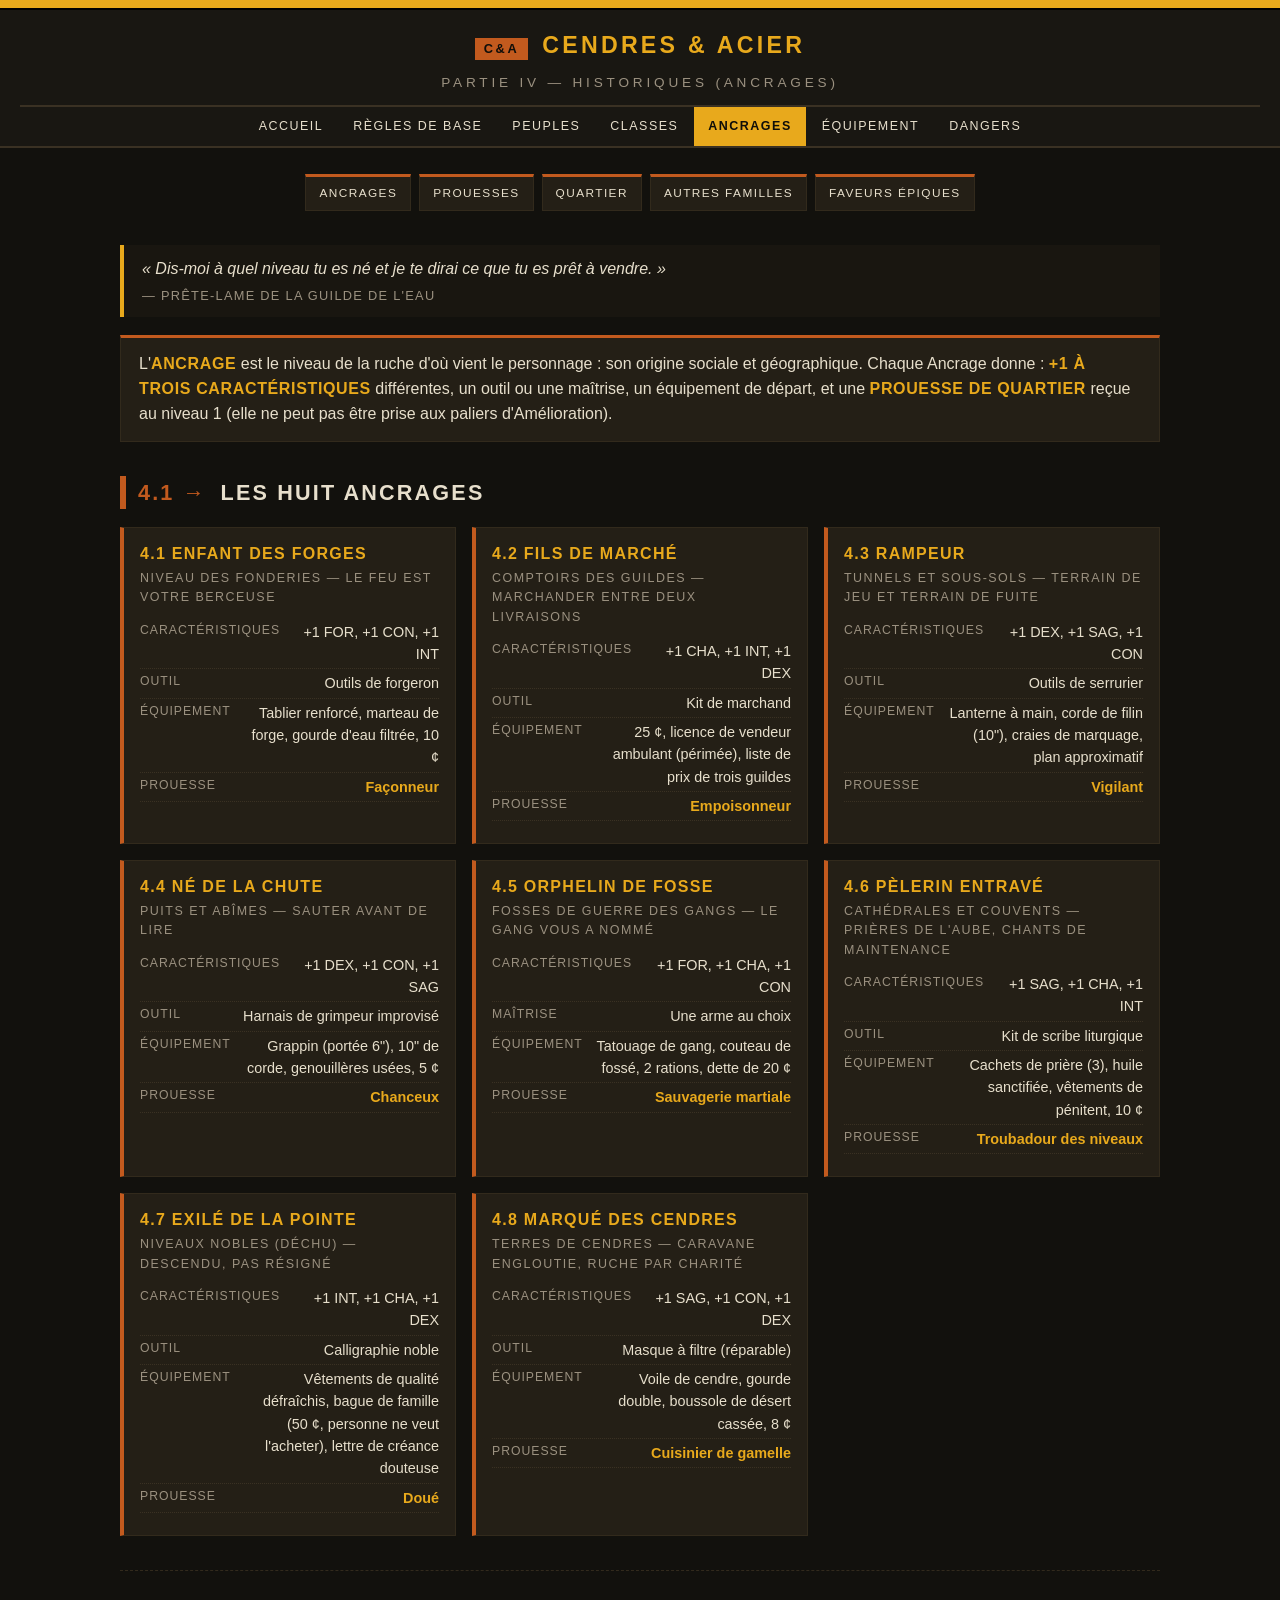
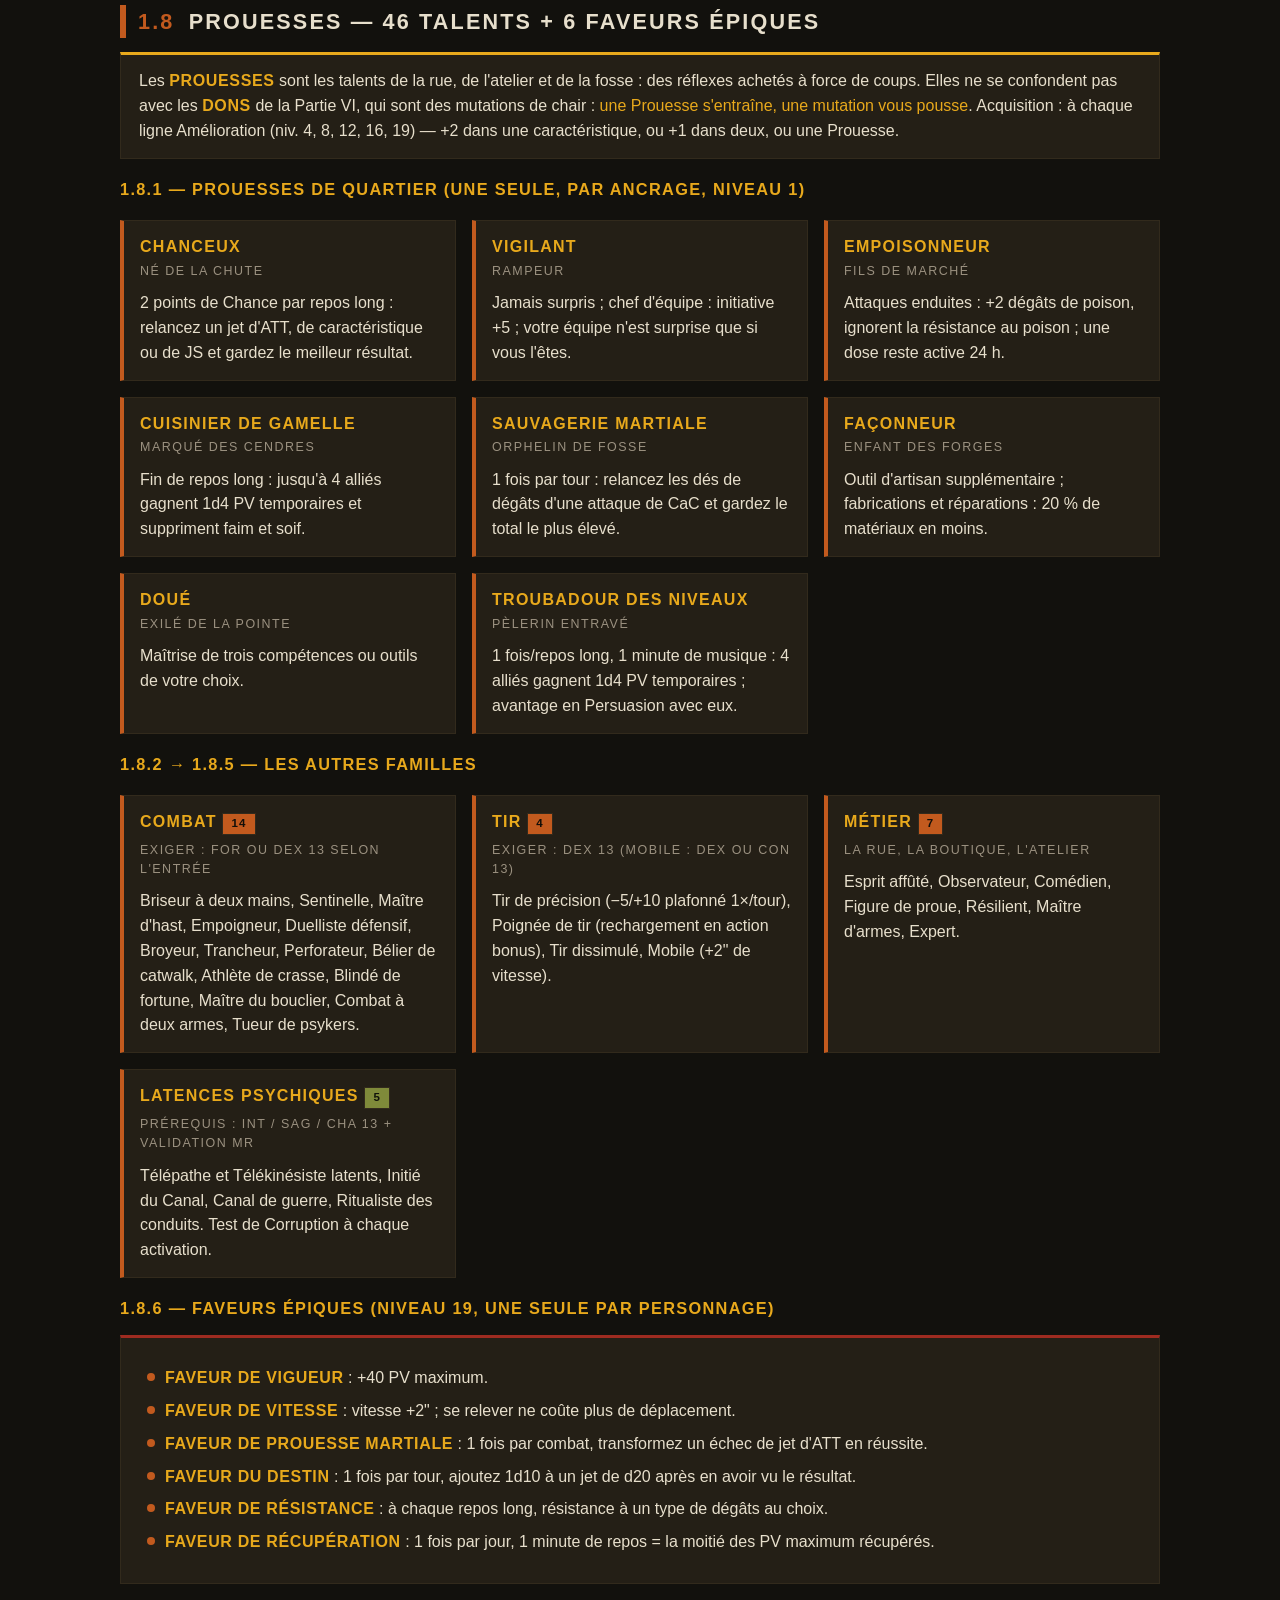
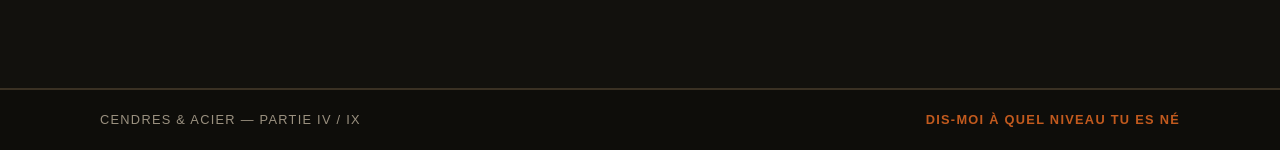
<file: historiques.html>
<!DOCTYPE html>
<html lang="fr">
<head>
    <meta charset="UTF-8">
    <meta name="viewport" content="width=device-width, initial-scale=1.0">
    <meta name="description" content="CENDRES & ACIER — Partie IV : les 8 Ancrages (historiques) et le catalogue des Prouesses, de quartier, de combat, de tir, de métier et Faveurs épiques.">
    <title>Ancrages & Prouesses — CENDRES & ACIER</title>
    <link rel="stylesheet" href="style.css">
    <link rel="icon" type="image/png" href="./favicon.png">
</head>
<body>
    <div class="hazard-top"></div>

    <header class="site">
        <div class="titre-site">
            <span class="sigille">C&A</span>
            <h1>Cendres & Acier</h1>
        </div>
        <div class="sous-titre">Partie IV — Historiques (Ancrages)</div>
        <nav class="menu-principal">
            <ul>
                <li><a href="index.html">Accueil</a></li>
                <li><a href="regles.html">Règles de base</a></li>
                <li><a href="peuples.html">Peuples</a></li>
                <li><a href="classes.html">Classes</a></li>
                <li><a href="historiques.html" class="actif">Ancrages</a></li>
                <li><a href="equipement.html">Équipement</a></li>
                <li><a href="dangers.html">Dangers</a></li>
            </ul>
        </nav>
    </header>

    <main>
        <ul class="ancres">
            <li><a href="#ancrages">Ancrages</a></li>
            <li><a href="#prouesses">Prouesses</a></li>
            <li><a href="#prouesses-quartier">Quartier</a></li>
            <li><a href="#autres-familles">Autres familles</a></li>
            <li><a href="#faveurs-epiques">Faveurs épiques</a></li>
        </ul>

        <section>
            <div class="citation">
                « Dis-moi à quel niveau tu es né et je te dirai ce que tu es prêt à vendre. »
                <span class="attribution">— Prête-lame de la Guilde de l'Eau</span>
            </div>
            <div class="panier">
                L'<span class="nom">Ancrage</span> est le niveau de la ruche d'où vient le personnage : son origine sociale et géographique. Chaque Ancrage donne : <span class="nom">+1 à trois caractéristiques</span> différentes, un outil ou une maîtrise, un équipement de départ, et une <span class="nom">Prouesse de quartier</span> reçue au niveau 1 (elle ne peut pas être prise aux paliers d'Amélioration).
            </div>
        </section>

        <section id="ancrages">
            <h2><span class="num">4.1 →</span> Les huit Ancrages</h2>
            <div class="grille">
                <div class="carte">
                    <h3>4.1 Enfant des Forges</h3>
                    <div class="metier">Niveau des fonderies — le feu est votre berceuse</div>
                    <div class="fiche-tech">
                        <div class="ligne"><span class="cle">Caractéristiques</span><span class="val">+1 FOR, +1 CON, +1 INT</span></div>
                        <div class="ligne"><span class="cle">Outil</span><span class="val">Outils de forgeron</span></div>
                        <div class="ligne"><span class="cle">Équipement</span><span class="val">Tablier renforcé, marteau de forge, gourde d'eau filtrée, 10 ¢</span></div>
                        <div class="ligne"><span class="cle">Prouesse</span><span class="val jaune">Façonneur</span></div>
                    </div>
                </div>

                <div class="carte">
                    <h3>4.2 Fils de Marché</h3>
                    <div class="metier">Comptoirs des guildes — marchander entre deux livraisons</div>
                    <div class="fiche-tech">
                        <div class="ligne"><span class="cle">Caractéristiques</span><span class="val">+1 CHA, +1 INT, +1 DEX</span></div>
                        <div class="ligne"><span class="cle">Outil</span><span class="val">Kit de marchand</span></div>
                        <div class="ligne"><span class="cle">Équipement</span><span class="val">25 ¢, licence de vendeur ambulant (périmée), liste de prix de trois guildes</span></div>
                        <div class="ligne"><span class="cle">Prouesse</span><span class="val jaune">Empoisonneur</span></div>
                    </div>
                </div>

                <div class="carte">
                    <h3>4.3 Rampeur</h3>
                    <div class="metier">Tunnels et sous-sols — terrain de jeu et terrain de fuite</div>
                    <div class="fiche-tech">
                        <div class="ligne"><span class="cle">Caractéristiques</span><span class="val">+1 DEX, +1 SAG, +1 CON</span></div>
                        <div class="ligne"><span class="cle">Outil</span><span class="val">Outils de serrurier</span></div>
                        <div class="ligne"><span class="cle">Équipement</span><span class="val">Lanterne à main, corde de filin (10"), craies de marquage, plan approximatif</span></div>
                        <div class="ligne"><span class="cle">Prouesse</span><span class="val jaune">Vigilant</span></div>
                    </div>
                </div>

                <div class="carte">
                    <h3>4.4 Né de la Chute</h3>
                    <div class="metier">Puits et abîmes — sauter avant de lire</div>
                    <div class="fiche-tech">
                        <div class="ligne"><span class="cle">Caractéristiques</span><span class="val">+1 DEX, +1 CON, +1 SAG</span></div>
                        <div class="ligne"><span class="cle">Outil</span><span class="val">Harnais de grimpeur improvisé</span></div>
                        <div class="ligne"><span class="cle">Équipement</span><span class="val">Grappin (portée 6"), 10" de corde, genouillères usées, 5 ¢</span></div>
                        <div class="ligne"><span class="cle">Prouesse</span><span class="val jaune">Chanceux</span></div>
                    </div>
                </div>

                <div class="carte">
                    <h3>4.5 Orphelin de Fosse</h3>
                    <div class="metier">Fosses de guerre des gangs — le gang vous a nommé</div>
                    <div class="fiche-tech">
                        <div class="ligne"><span class="cle">Caractéristiques</span><span class="val">+1 FOR, +1 CHA, +1 CON</span></div>
                        <div class="ligne"><span class="cle">Maîtrise</span><span class="val">Une arme au choix</span></div>
                        <div class="ligne"><span class="cle">Équipement</span><span class="val">Tatouage de gang, couteau de fossé, 2 rations, dette de 20 ¢</span></div>
                        <div class="ligne"><span class="cle">Prouesse</span><span class="val jaune">Sauvagerie martiale</span></div>
                    </div>
                </div>

                <div class="carte">
                    <h3>4.6 Pèlerin Entravé</h3>
                    <div class="metier">Cathédrales et couvents — prières de l'aube, chants de maintenance</div>
                    <div class="fiche-tech">
                        <div class="ligne"><span class="cle">Caractéristiques</span><span class="val">+1 SAG, +1 CHA, +1 INT</span></div>
                        <div class="ligne"><span class="cle">Outil</span><span class="val">Kit de scribe liturgique</span></div>
                        <div class="ligne"><span class="cle">Équipement</span><span class="val">Cachets de prière (3), huile sanctifiée, vêtements de pénitent, 10 ¢</span></div>
                        <div class="ligne"><span class="cle">Prouesse</span><span class="val jaune">Troubadour des niveaux</span></div>
                    </div>
                </div>

                <div class="carte">
                    <h3>4.7 Exilé de la Pointe</h3>
                    <div class="metier">Niveaux nobles (déchu) — descendu, pas résigné</div>
                    <div class="fiche-tech">
                        <div class="ligne"><span class="cle">Caractéristiques</span><span class="val">+1 INT, +1 CHA, +1 DEX</span></div>
                        <div class="ligne"><span class="cle">Outil</span><span class="val">Calligraphie noble</span></div>
                        <div class="ligne"><span class="cle">Équipement</span><span class="val">Vêtements de qualité défraîchis, bague de famille (50 ¢, personne ne veut l'acheter), lettre de créance douteuse</span></div>
                        <div class="ligne"><span class="cle">Prouesse</span><span class="val jaune">Doué</span></div>
                    </div>
                </div>

                <div class="carte">
                    <h3>4.8 Marqué des Cendres</h3>
                    <div class="metier">Terres de Cendres — caravane engloutie, ruche par charité</div>
                    <div class="fiche-tech">
                        <div class="ligne"><span class="cle">Caractéristiques</span><span class="val">+1 SAG, +1 CON, +1 DEX</span></div>
                        <div class="ligne"><span class="cle">Outil</span><span class="val">Masque à filtre (réparable)</span></div>
                        <div class="ligne"><span class="cle">Équipement</span><span class="val">Voile de cendre, gourde double, boussole de désert cassée, 8 ¢</span></div>
                        <div class="ligne"><span class="cle">Prouesse</span><span class="val jaune">Cuisinier de gamelle</span></div>
                    </div>
                </div>
            </div>
        </section>

        <hr>

        <section id="prouesses">
            <h2><span class="num">1.8</span> Prouesses — 46 talents + 6 Faveurs épiques</h2>
            <div class="panier jaune">
                Les <span class="nom">Prouesses</span> sont les talents de la rue, de l'atelier et de la fosse : des réflexes achetés à force de coups. Elles ne se confondent pas avec les <span class="nom">Dons</span> de la Partie VI, qui sont des mutations de chair : <ins>une Prouesse s'entraîne, une mutation vous pousse</ins>. Acquisition : à chaque ligne Amélioration (niv. 4, 8, 12, 16, 19) — +2 dans une caractéristique, ou +1 dans deux, ou une Prouesse.
            </div>

            <h3 id="prouesses-quartier">1.8.1 — Prouesses de quartier (une seule, par Ancrage, niveau 1)</h3>
            <div class="grille">
                <div class="carte">
                    <h3>Chanceux</h3>
                    <div class="metier">Né de la Chute</div>
                    <div>2 points de Chance par repos long : relancez un jet d'ATT, de caractéristique ou de JS et gardez le meilleur résultat.</div>
                </div>
                <div class="carte">
                    <h3>Vigilant</h3>
                    <div class="metier">Rampeur</div>
                    <div>Jamais surpris ; chef d'équipe : initiative +5 ; votre équipe n'est surprise que si vous l'êtes.</div>
                </div>
                <div class="carte">
                    <h3>Empoisonneur</h3>
                    <div class="metier">Fils de Marché</div>
                    <div>Attaques enduites : +2 dégâts de poison, ignorent la résistance au poison ; une dose reste active 24 h.</div>
                </div>
                <div class="carte">
                    <h3>Cuisinier de gamelle</h3>
                    <div class="metier">Marqué des Cendres</div>
                    <div>Fin de repos long : jusqu'à 4 alliés gagnent 1d4 PV temporaires et suppriment faim et soif.</div>
                </div>
                <div class="carte">
                    <h3>Sauvagerie martiale</h3>
                    <div class="metier">Orphelin de Fosse</div>
                    <div>1 fois par tour : relancez les dés de dégâts d'une attaque de CaC et gardez le total le plus élevé.</div>
                </div>
                <div class="carte">
                    <h3>Façonneur</h3>
                    <div class="metier">Enfant des Forges</div>
                    <div>Outil d'artisan supplémentaire ; fabrications et réparations : 20 % de matériaux en moins.</div>
                </div>
                <div class="carte">
                    <h3>Doué</h3>
                    <div class="metier">Exilé de la Pointe</div>
                    <div>Maîtrise de trois compétences ou outils de votre choix.</div>
                </div>
                <div class="carte">
                    <h3>Troubadour des niveaux</h3>
                    <div class="metier">Pèlerin Entravé</div>
                    <div>1 fois/repos long, 1 minute de musique : 4 alliés gagnent 1d4 PV temporaires ; avantage en Persuasion avec eux.</div>
                </div>
            </div>

            <h3 id="autres-familles">1.8.2 → 1.8.5 — Les autres familles</h3>
            <div class="grille">
                <div class="carte">
                    <h3>Combat <span class="badge rouille">14</span></h3>
                    <div class="metier">Exiger : FOR ou DEX 13 selon l'entrée</div>
                    <div>Briseur à deux mains, Sentinelle, Maître d'hast, Empoigneur, Duelliste défensif, Broyeur, Trancheur, Perforateur, Bélier de catwalk, Athlète de crasse, Blindé de fortune, Maître du bouclier, Combat à deux armes, Tueur de psykers.</div>
                </div>
                <div class="carte">
                    <h3>Tir <span class="badge rouille">4</span></h3>
                    <div class="metier">Exiger : DEX 13 (Mobile : DEX ou CON 13)</div>
                    <div>Tir de précision (−5/+10 plafonné 1×/tour), Poignée de tir (rechargement en action bonus), Tir dissimulé, Mobile (+2" de vitesse).</div>
                </div>
                <div class="carte">
                    <h3>Métier <span class="badge rouille">7</span></h3>
                    <div class="metier">La rue, la boutique, l'atelier</div>
                    <div>Esprit affûté, Observateur, Comédien, Figure de proue, Résilient, Maître d'armes, Expert.</div>
                </div>
                <div class="carte">
                    <h3>Latences psychiques <span class="badge tox">5</span></h3>
                    <div class="metier">Prérequis : INT / SAG / CHA 13 + validation MR</div>
                    <div>Télépathe et Télékinésiste latents, Initié du Canal, Canal de guerre, Ritualiste des conduits. Test de Corruption à chaque activation.</div>
                </div>
            </div>

            <h3 id="faveurs-epiques">1.8.6 — Faveurs épiques (niveau 19, une seule par personnage)</h3>
            <div class="panier sang">
                <ul class="rivets">
                    <li><span class="nom">Faveur de vigueur</span> : +40 PV maximum.</li>
                    <li><span class="nom">Faveur de vitesse</span> : vitesse +2" ; se relever ne coûte plus de déplacement.</li>
                    <li><span class="nom">Faveur de prouesse martiale</span> : 1 fois par combat, transformez un échec de jet d'ATT en réussite.</li>
                    <li><span class="nom">Faveur du destin</span> : 1 fois par tour, ajoutez 1d10 à un jet de d20 après en avoir vu le résultat.</li>
                    <li><span class="nom">Faveur de résistance</span> : à chaque repos long, résistance à un type de dégâts au choix.</li>
                    <li><span class="nom">Faveur de récupération</span> : 1 fois par jour, 1 minute de repos = la moitié des PV maximum récupérés.</li>
                </ul>
            </div>
        </section>
    </main>

    <footer class="site">
        <div class="pied">
            <span>CENDRES & ACIER — Partie IV / IX</span>
            <span class="sceau">DIS-MOI À QUEL NIVEAU TU ES NÉ</span>
        </div>
    </footer>
</body>
</html>
</file>
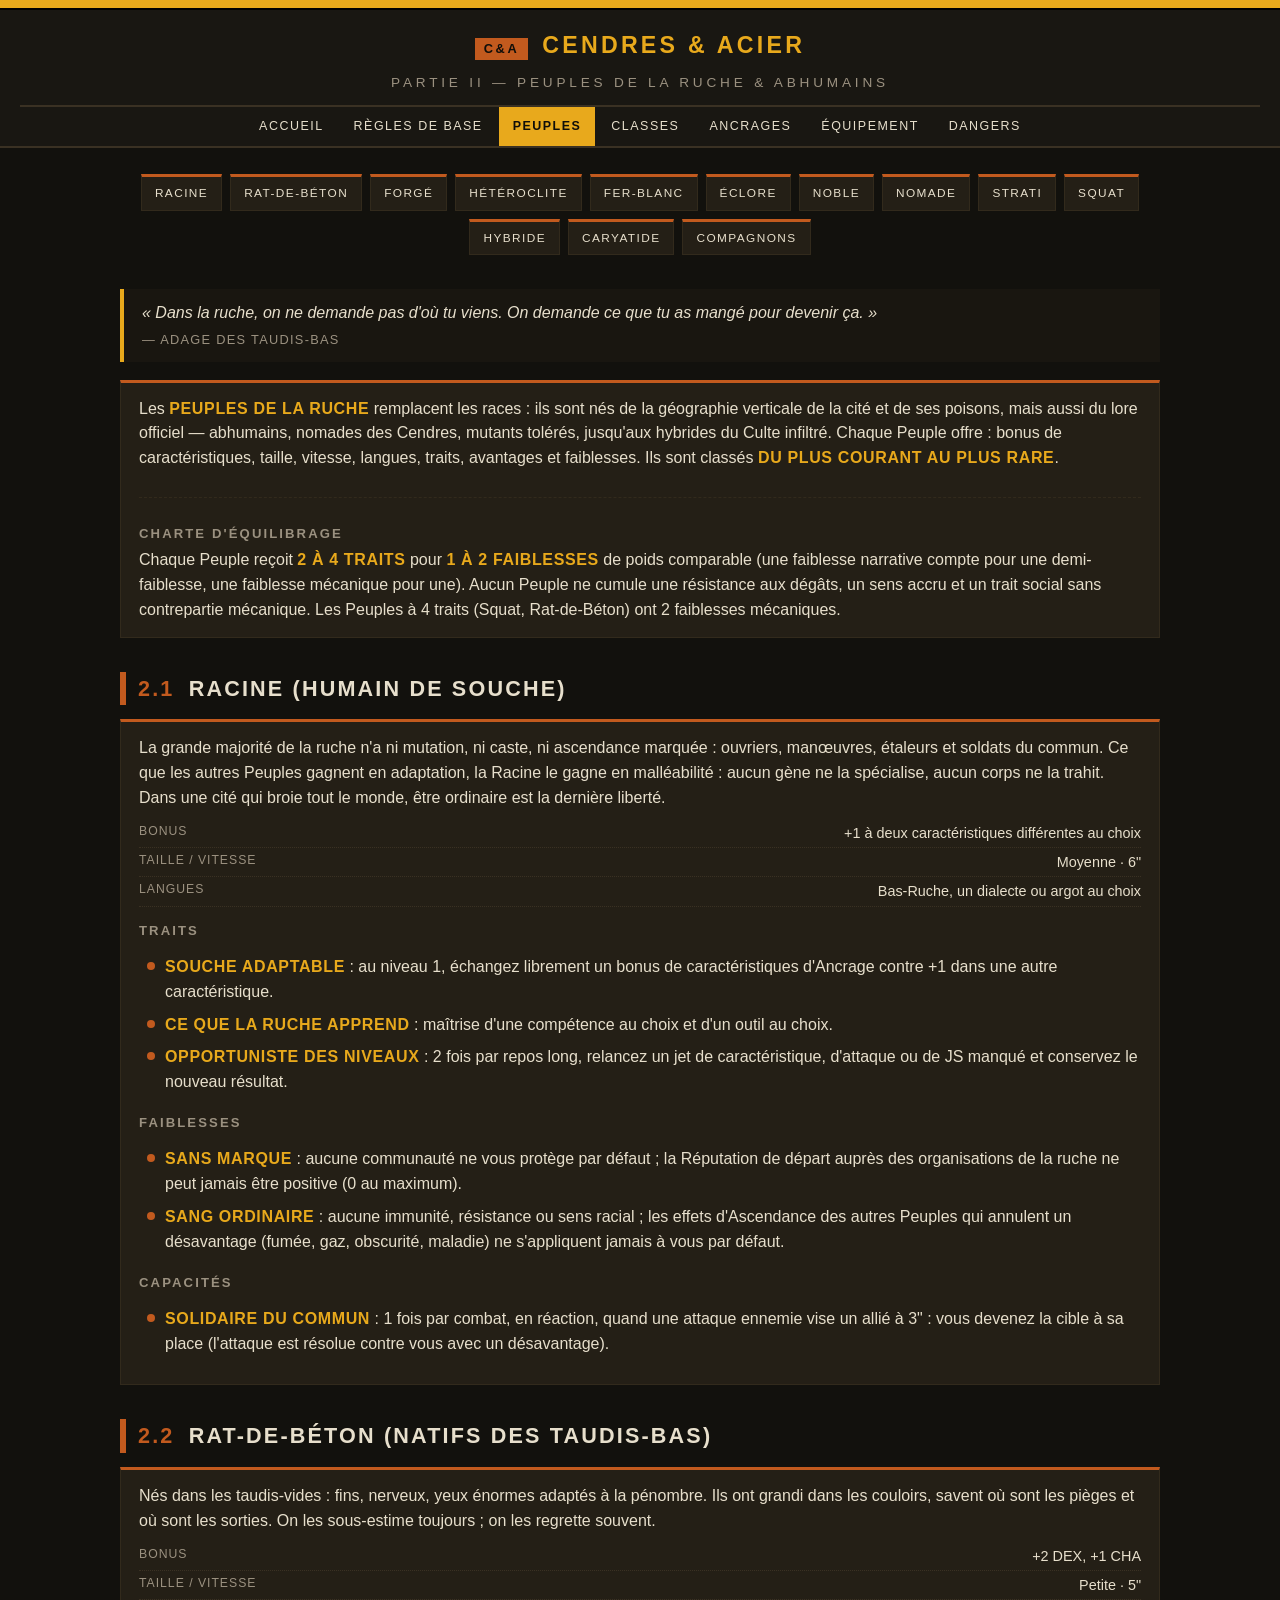
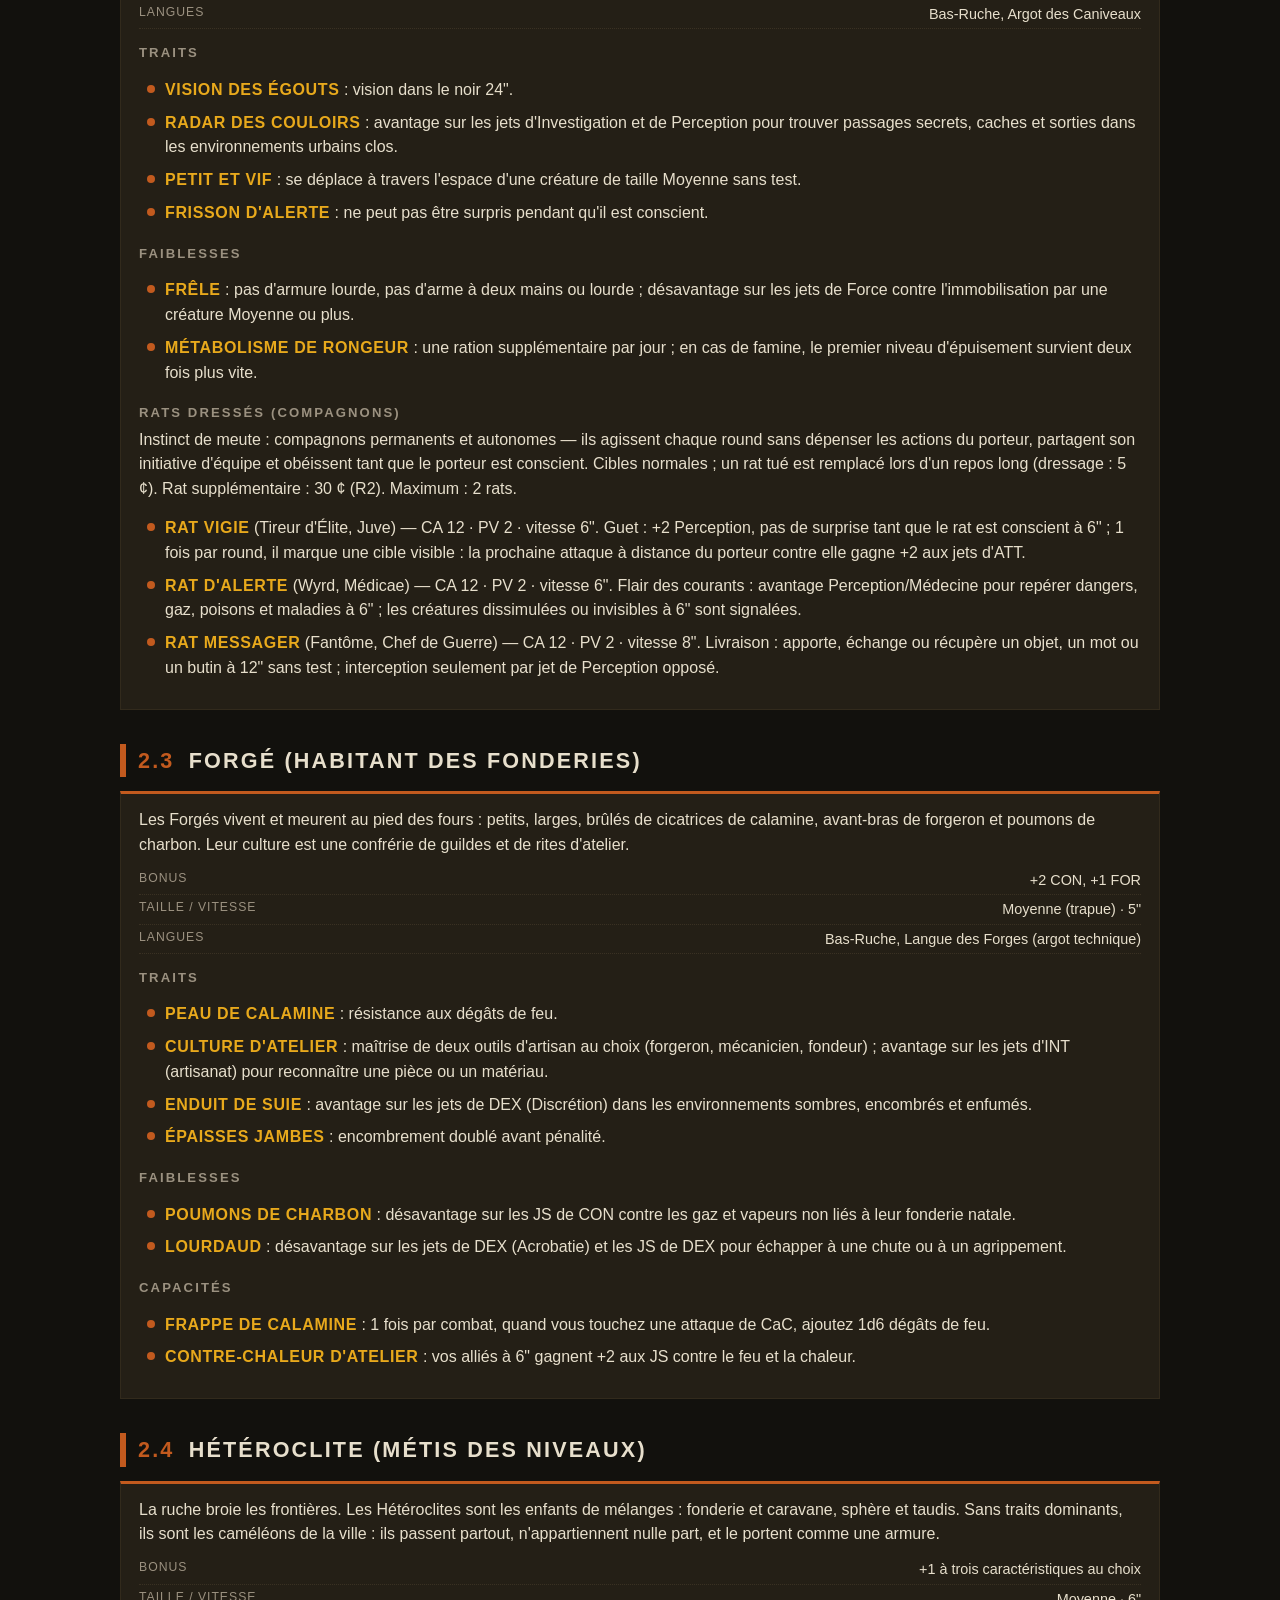
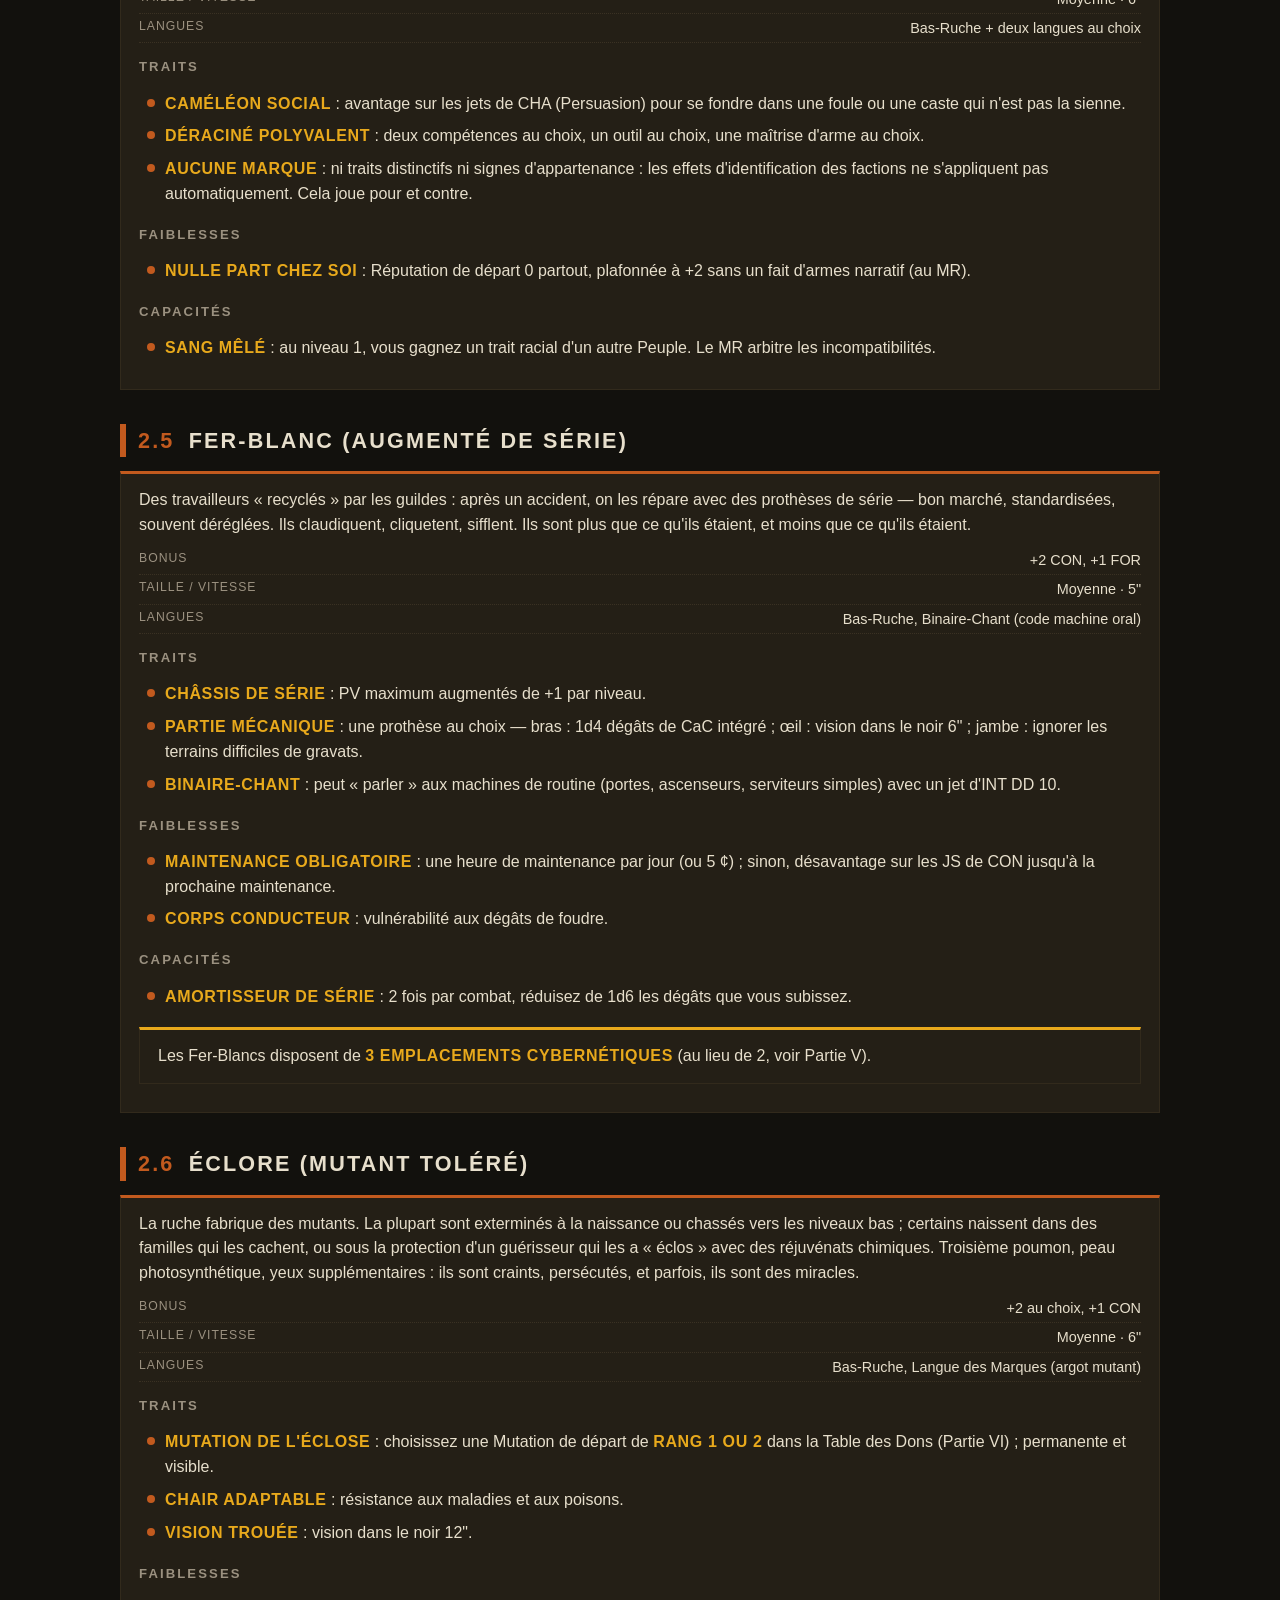
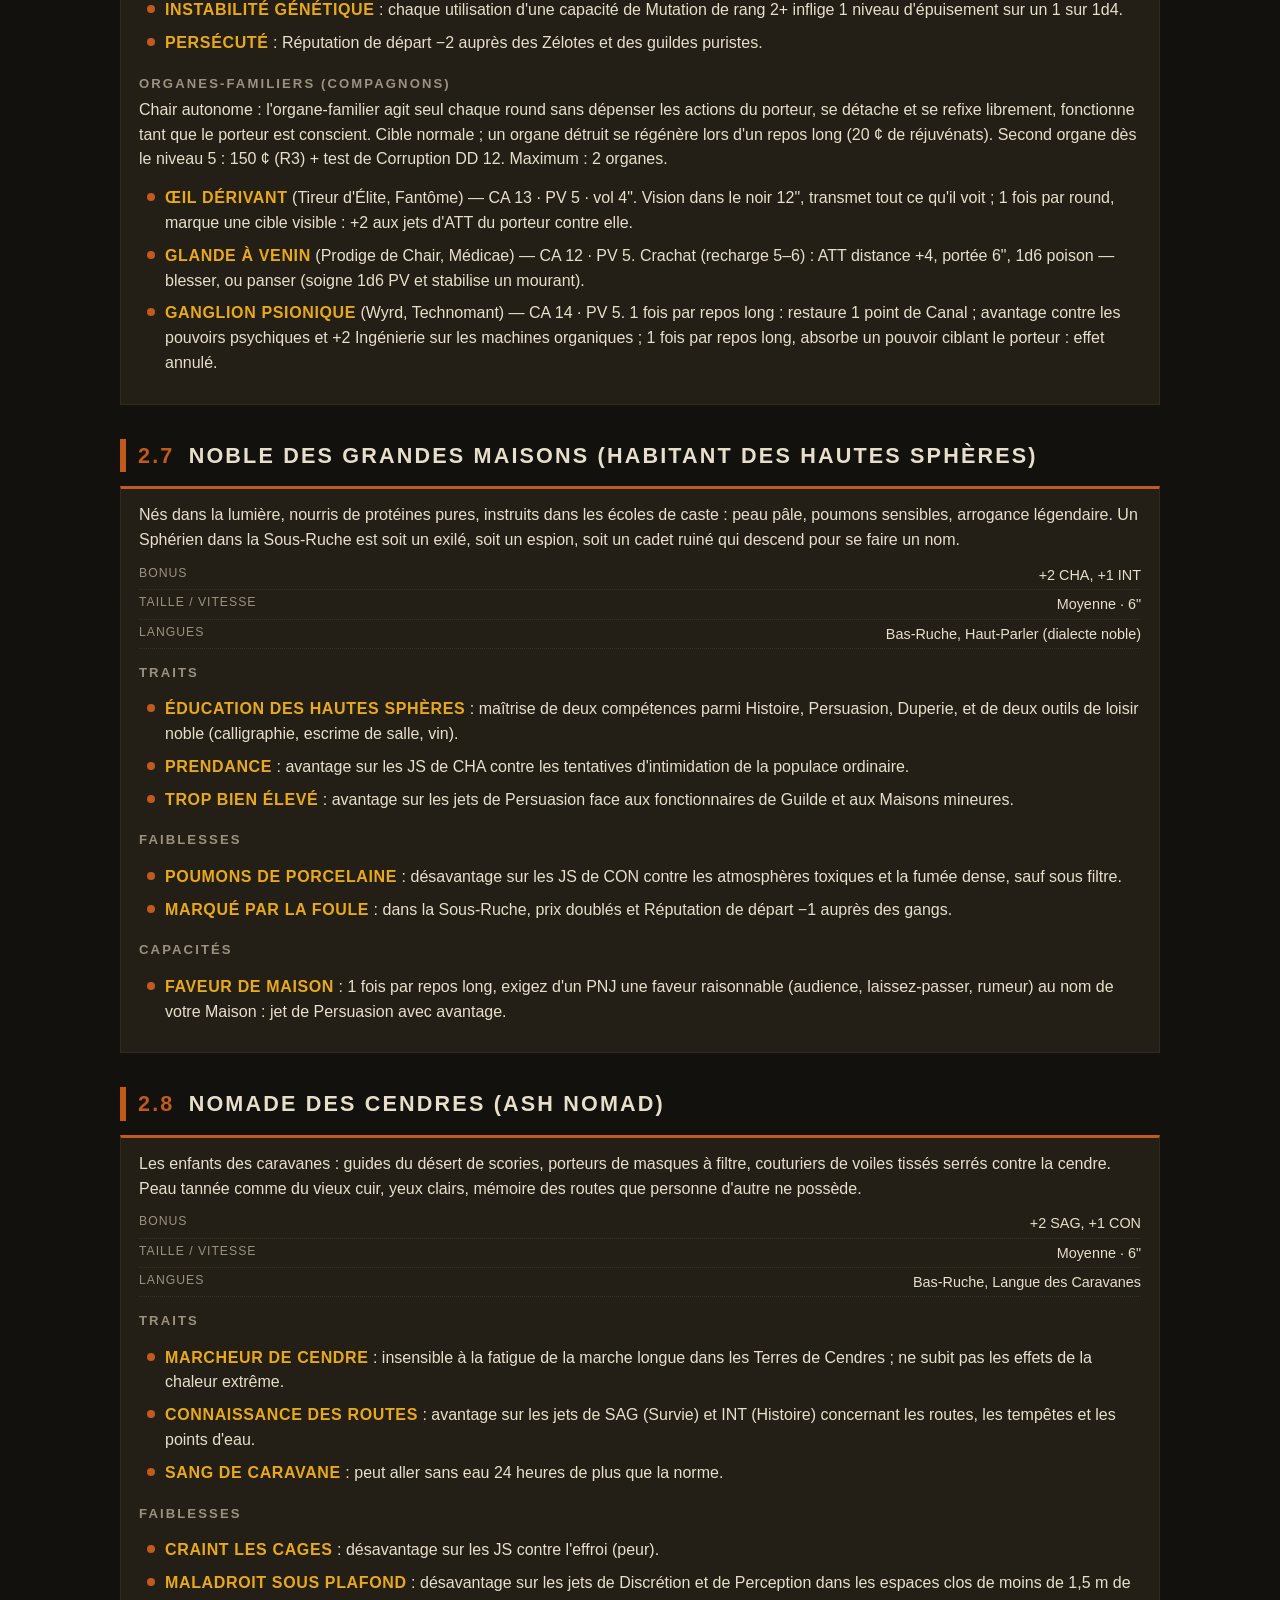
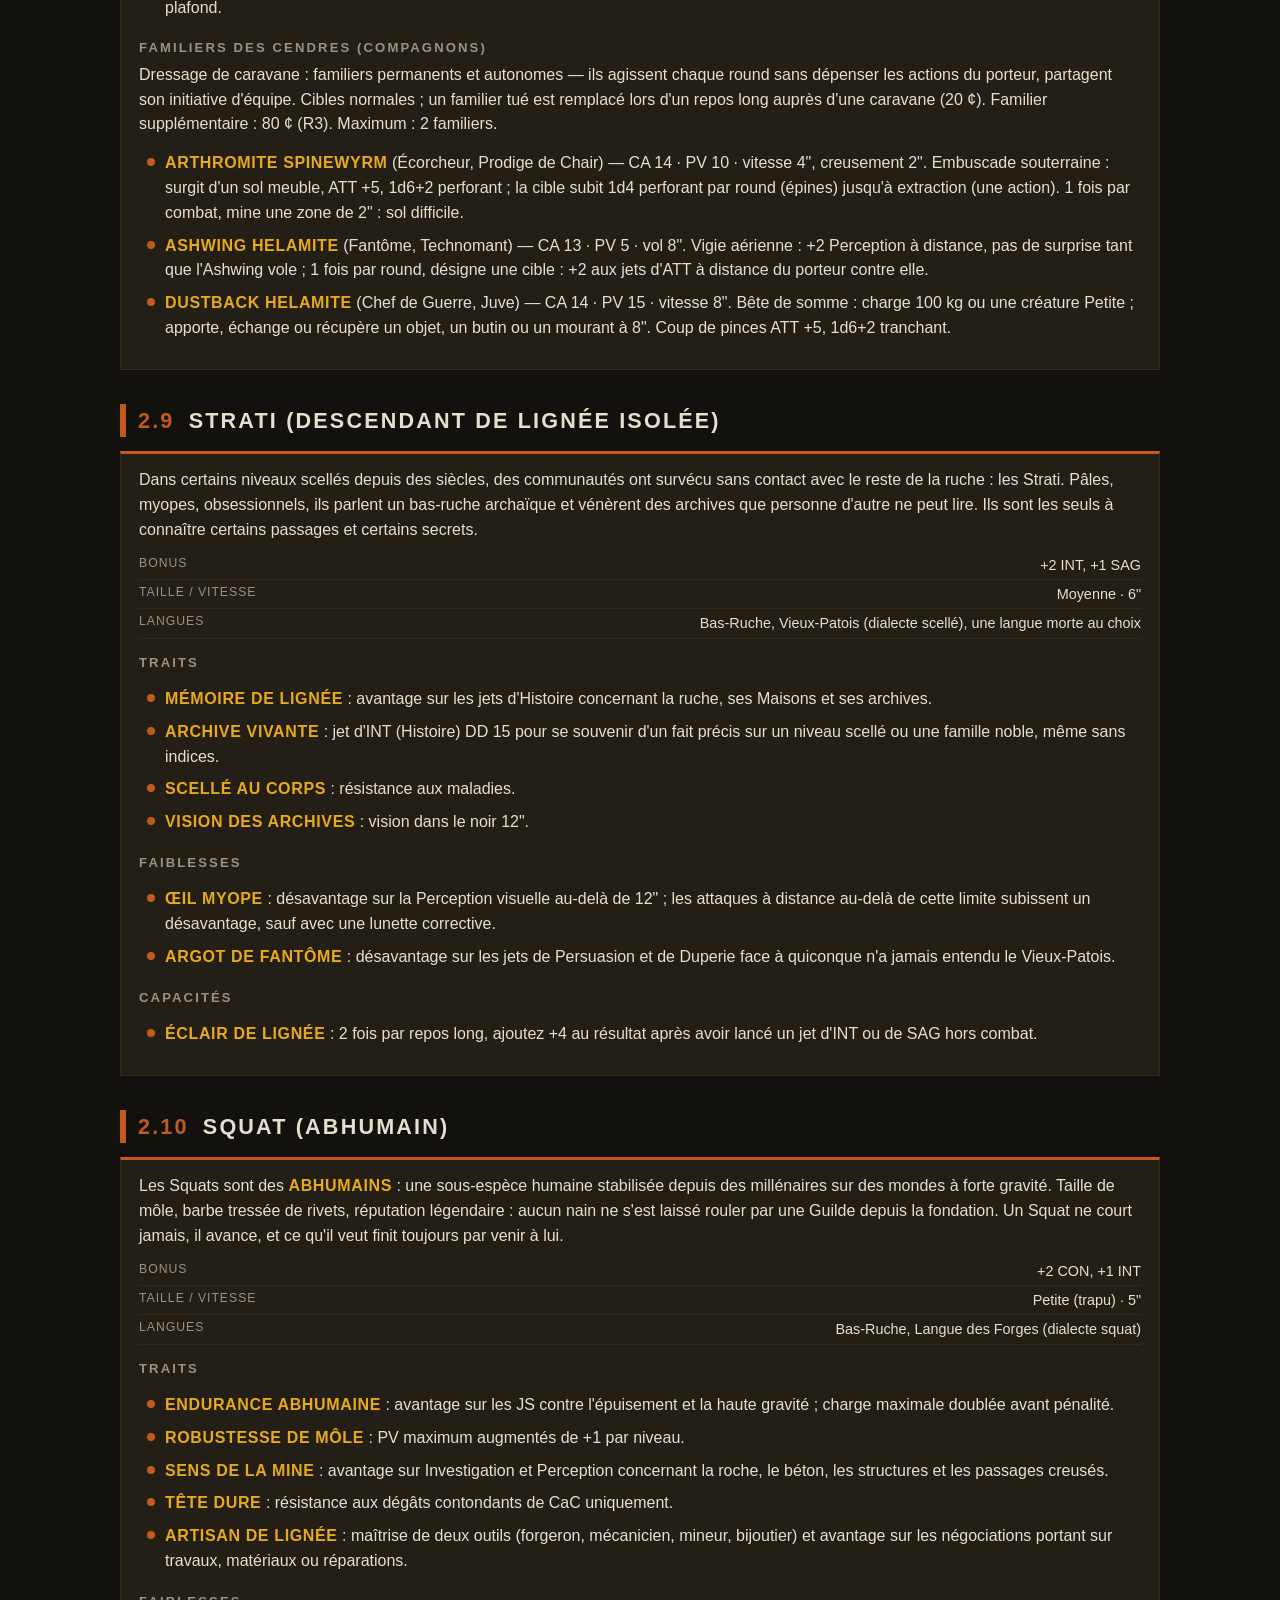
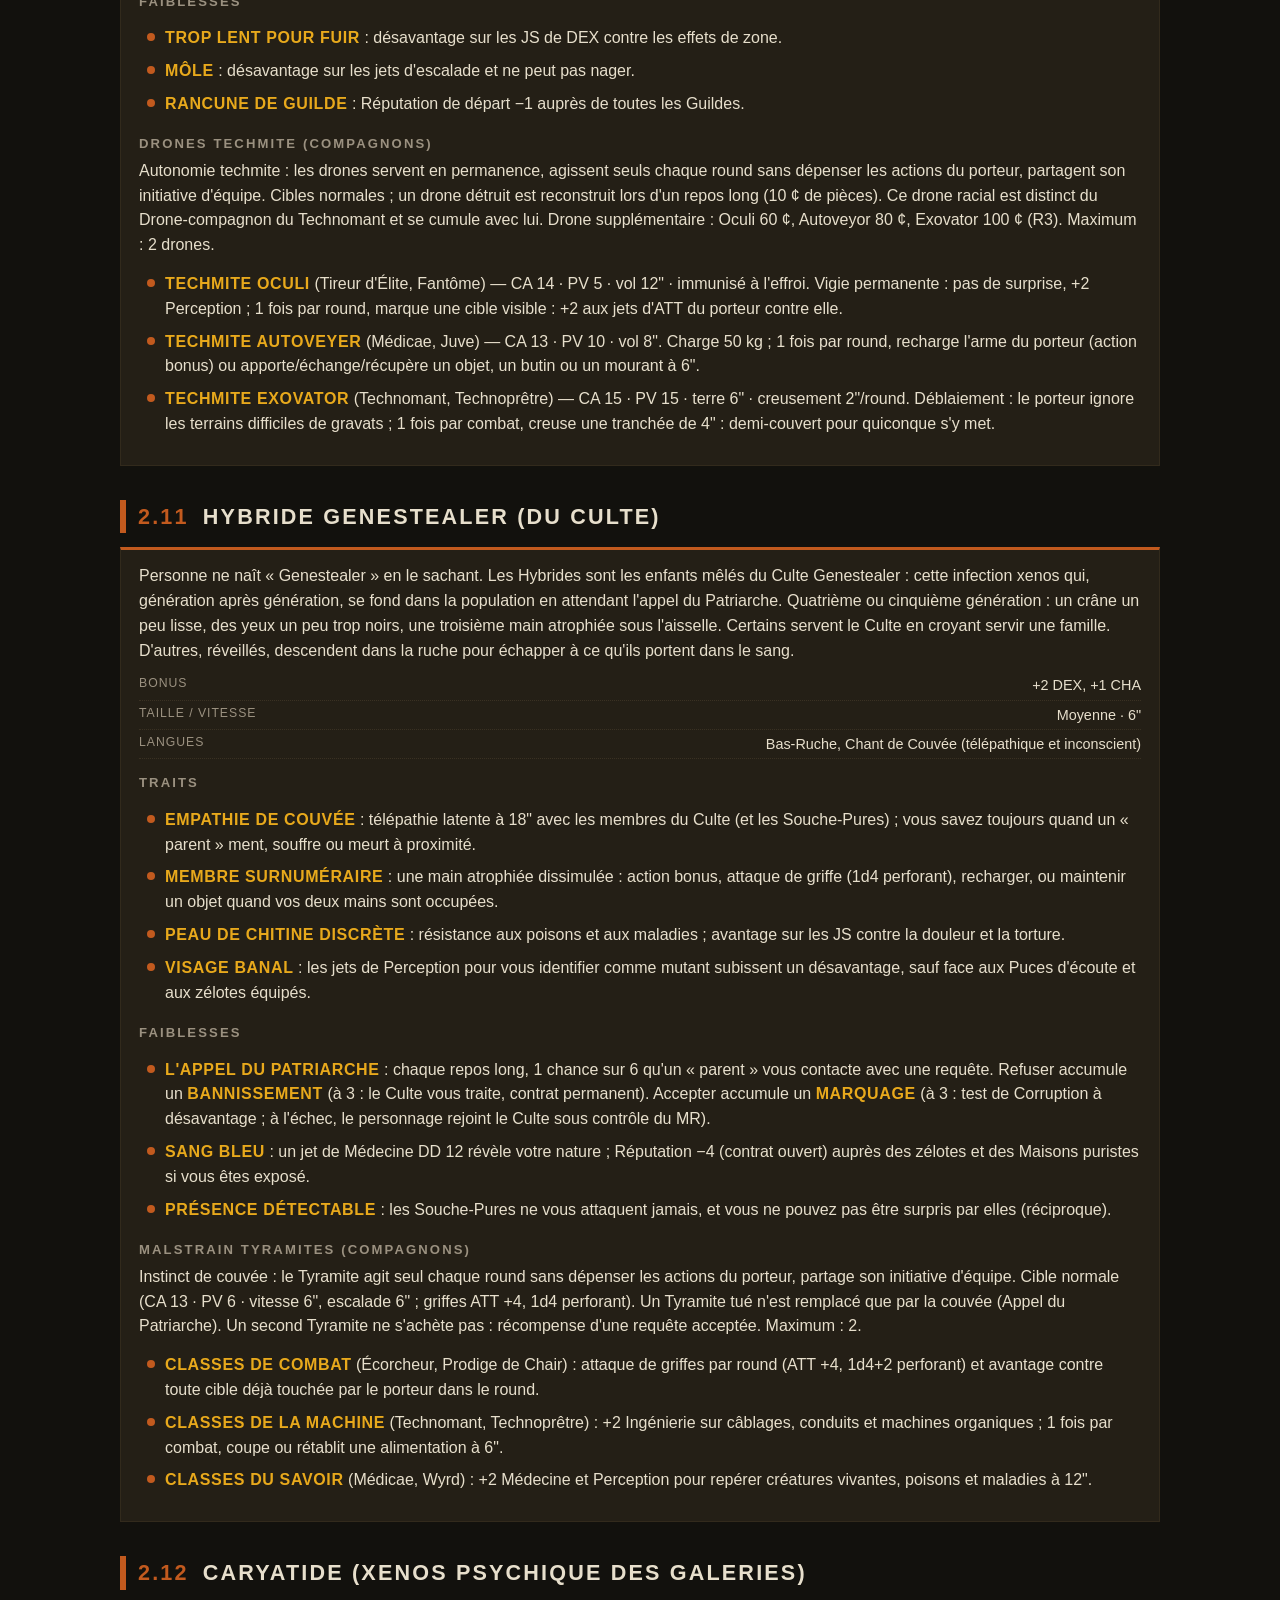
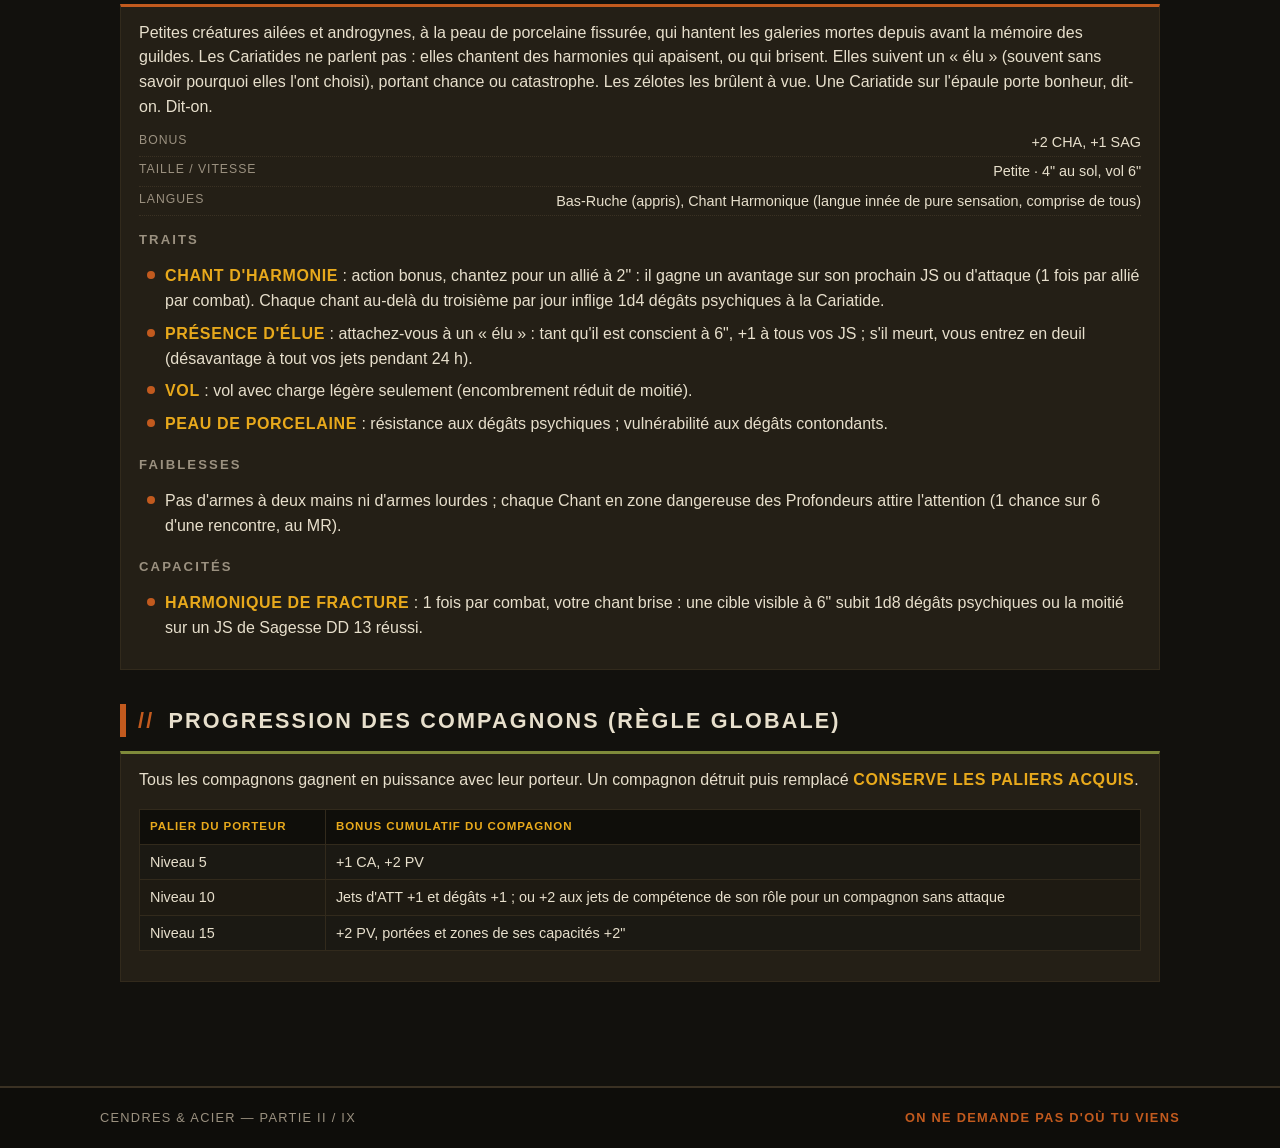
<file: peuples.html>
<!DOCTYPE html>
<html lang="fr">
<head>
    <meta charset="UTF-8">
    <meta name="viewport" content="width=device-width, initial-scale=1.0">
    <meta name="description" content="CENDRES & ACIER — Partie II : les 12 Peuples de la Ruche, abhumains et hybrides du Culte, tous traits, faiblesses et compagnons.">
    <title>Peuples de la Ruche — CENDRES & ACIER</title>
    <link rel="stylesheet" href="style.css">
    <link rel="icon" type="image/png" href="./favicon.png">
</head>
<body>
    <div class="hazard-top"></div>
    <header class="site">
        <div class="titre-site">
            <span class="sigille">C&A</span>
            <h1>Cendres & Acier</h1>
        </div>
        <div class="sous-titre">Partie II — Peuples de la Ruche & abhumains</div>
        <nav class="menu-principal">
            <ul>
                <li><a href="index.html">Accueil</a></li>
                <li><a href="regles.html">Règles de base</a></li>
                <li><a href="peuples.html" class="actif">Peuples</a></li>
                <li><a href="classes.html">Classes</a></li>
                <li><a href="historiques.html">Ancrages</a></li>
                <li><a href="equipement.html">Équipement</a></li>
                <li><a href="dangers.html">Dangers</a></li>
            </ul>
        </nav>
    </header>
    <main>
        <ul class="ancres">
            <li><a href="#racine">Racine</a></li>
            <li><a href="#rat-de-beton">Rat-de-Béton</a></li>
            <li><a href="#forge">Forgé</a></li>
            <li><a href="#heteroclite">Hétéroclite</a></li>
            <li><a href="#fer-blanc">Fer-Blanc</a></li>
            <li><a href="#eclore">Éclore</a></li>
            <li><a href="#noble">Noble</a></li>
            <li><a href="#nomade">Nomade</a></li>
            <li><a href="#strati">Strati</a></li>
            <li><a href="#squat">Squat</a></li>
            <li><a href="#hybride">Hybride</a></li>
            <li><a href="#caryatide">Caryatide</a></li>
            <li><a href="#compagnons">Compagnons</a></li>
        </ul>

        <section>
            <div class="citation">
                « Dans la ruche, on ne demande pas d'où tu viens. On demande ce que tu as mangé pour devenir ça. »
                <span class="attribution">— Adage des taudis-bas</span>
            </div>
            <div class="panier">
                Les <span class="nom">Peuples de la Ruche</span> remplacent les races : ils sont nés de la géographie verticale de la cité et de ses poisons, mais aussi du lore officiel — abhumains, nomades des Cendres, mutants tolérés, jusqu'aux hybrides du Culte infiltré. Chaque Peuple offre : bonus de caractéristiques, taille, vitesse, langues, traits, avantages et faiblesses. Ils sont classés <span class="nom">du plus courant au plus rare</span>.
                <hr>
                <h4>Charte d'équilibrage</h4>
                Chaque Peuple reçoit <span class="nom">2 à 4 traits</span> pour <span class="nom">1 à 2 faiblesses</span> de poids comparable (une faiblesse narrative compte pour une demi-faiblesse, une faiblesse mécanique pour une). Aucun Peuple ne cumule une résistance aux dégâts, un sens accru et un trait social sans contrepartie mécanique. Les Peuples à 4 traits (Squat, Rat-de-Béton) ont 2 faiblesses mécaniques.
            </div>
        </section>
        <section id="racine">
            <h2><span class="num">2.1</span> Racine (Humain de souche)</h2>
            <div class="panier">
                La grande majorité de la ruche n'a ni mutation, ni caste, ni ascendance marquée : ouvriers, manœuvres, étaleurs et soldats du commun. Ce que les autres Peuples gagnent en adaptation, la Racine le gagne en malléabilité : aucun gène ne la spécialise, aucun corps ne la trahit. Dans une cité qui broie tout le monde, être ordinaire est la dernière liberté.
                <div class="fiche-tech">
                    <div class="ligne"><span class="cle">Bonus</span><span class="val">+1 à deux caractéristiques différentes au choix</span></div>
                    <div class="ligne"><span class="cle">Taille / Vitesse</span><span class="val">Moyenne · 6"</span></div>
                    <div class="ligne"><span class="cle">Langues</span><span class="val">Bas-Ruche, un dialecte ou argot au choix</span></div>
                </div>
                <h4>Traits</h4>
                <ul class="rivets">
                    <li><span class="nom">Souche adaptable</span> : au niveau 1, échangez librement un bonus de caractéristiques d'Ancrage contre +1 dans une autre caractéristique.</li>
                    <li><span class="nom">Ce que la ruche apprend</span> : maîtrise d'une compétence au choix et d'un outil au choix.</li>
                    <li><span class="nom">Opportuniste des niveaux</span> : 2 fois par repos long, relancez un jet de caractéristique, d'attaque ou de JS manqué et conservez le nouveau résultat.</li>
                </ul>
                <h4>Faiblesses</h4>
                <ul class="rivets">
                    <li><span class="nom">Sans marque</span> : aucune communauté ne vous protège par défaut ; la Réputation de départ auprès des organisations de la ruche ne peut jamais être positive (0 au maximum).</li>
                    <li><span class="nom">Sang ordinaire</span> : aucune immunité, résistance ou sens racial ; les effets d'Ascendance des autres Peuples qui annulent un désavantage (fumée, gaz, obscurité, maladie) ne s'appliquent jamais à vous par défaut.</li>
                </ul>
                <h4>Capacités</h4>
                <ul class="rivets">
                    <li><span class="nom">Solidaire du commun</span> : 1 fois par combat, en réaction, quand une attaque ennemie vise un allié à 3" : vous devenez la cible à sa place (l'attaque est résolue contre vous avec un désavantage).</li>
                </ul>
            </div>
        </section>
        <section id="rat-de-beton">
            <h2><span class="num">2.2</span> Rat-de-Béton (Natifs des Taudis-Bas)</h2>
            <div class="panier">
                Nés dans les taudis-vides : fins, nerveux, yeux énormes adaptés à la pénombre. Ils ont grandi dans les couloirs, savent où sont les pièges et où sont les sorties. On les sous-estime toujours ; on les regrette souvent.
                <div class="fiche-tech">
                    <div class="ligne"><span class="cle">Bonus</span><span class="val">+2 DEX, +1 CHA</span></div>
                    <div class="ligne"><span class="cle">Taille / Vitesse</span><span class="val">Petite · 5"</span></div>
                    <div class="ligne"><span class="cle">Langues</span><span class="val">Bas-Ruche, Argot des Caniveaux</span></div>
                </div>
                <h4>Traits</h4>
                <ul class="rivets">
                    <li><span class="nom">Vision des Égouts</span> : vision dans le noir 24".</li>
                    <li><span class="nom">Radar des couloirs</span> : avantage sur les jets d'Investigation et de Perception pour trouver passages secrets, caches et sorties dans les environnements urbains clos.</li>
                    <li><span class="nom">Petit et vif</span> : se déplace à travers l'espace d'une créature de taille Moyenne sans test.</li>
                    <li><span class="nom">Frisson d'alerte</span> : ne peut pas être surpris pendant qu'il est conscient.</li>
                </ul>
                <h4>Faiblesses</h4>
                <ul class="rivets">
                    <li><span class="nom">Frêle</span> : pas d'armure lourde, pas d'arme à deux mains ou lourde ; désavantage sur les jets de Force contre l'immobilisation par une créature Moyenne ou plus.</li>
                    <li><span class="nom">Métabolisme de rongeur</span> : une ration supplémentaire par jour ; en cas de famine, le premier niveau d'épuisement survient deux fois plus vite.</li>
                </ul>
                <h4>Rats dressés (compagnons)</h4>
                <div>Instinct de meute : compagnons permanents et autonomes — ils agissent chaque round sans dépenser les actions du porteur, partagent son initiative d'équipe et obéissent tant que le porteur est conscient. Cibles normales ; un rat tué est remplacé lors d'un repos long (dressage : 5 ¢). Rat supplémentaire : 30 ¢ (R2). Maximum : 2 rats.</div>
                <ul class="rivets">
                    <li><span class="nom">Rat vigie</span> (Tireur d'Élite, Juve) — CA 12 · PV 2 · vitesse 6". Guet : +2 Perception, pas de surprise tant que le rat est conscient à 6" ; 1 fois par round, il marque une cible visible : la prochaine attaque à distance du porteur contre elle gagne +2 aux jets d'ATT.</li>
                    <li><span class="nom">Rat d'alerte</span> (Wyrd, Médicae) — CA 12 · PV 2 · vitesse 6". Flair des courants : avantage Perception/Médecine pour repérer dangers, gaz, poisons et maladies à 6" ; les créatures dissimulées ou invisibles à 6" sont signalées.</li>
                    <li><span class="nom">Rat messager</span> (Fantôme, Chef de Guerre) — CA 12 · PV 2 · vitesse 8". Livraison : apporte, échange ou récupère un objet, un mot ou un butin à 12" sans test ; interception seulement par jet de Perception opposé.</li>
                </ul>
            </div>
        </section>
        <section id="forge">
            <h2><span class="num">2.3</span> Forgé (Habitant des Fonderies)</h2>
            <div class="panier">
                Les Forgés vivent et meurent au pied des fours : petits, larges, brûlés de cicatrices de calamine, avant-bras de forgeron et poumons de charbon. Leur culture est une confrérie de guildes et de rites d'atelier.
                <div class="fiche-tech">
                    <div class="ligne"><span class="cle">Bonus</span><span class="val">+2 CON, +1 FOR</span></div>
                    <div class="ligne"><span class="cle">Taille / Vitesse</span><span class="val">Moyenne (trapue) · 5"</span></div>
                    <div class="ligne"><span class="cle">Langues</span><span class="val">Bas-Ruche, Langue des Forges (argot technique)</span></div>
                </div>
                <h4>Traits</h4>
                <ul class="rivets">
                    <li><span class="nom">Peau de calamine</span> : résistance aux dégâts de feu.</li>
                    <li><span class="nom">Culture d'atelier</span> : maîtrise de deux outils d'artisan au choix (forgeron, mécanicien, fondeur) ; avantage sur les jets d'INT (artisanat) pour reconnaître une pièce ou un matériau.</li>
                    <li><span class="nom">Enduit de suie</span> : avantage sur les jets de DEX (Discrétion) dans les environnements sombres, encombrés et enfumés.</li>
                    <li><span class="nom">Épaisses jambes</span> : encombrement doublé avant pénalité.</li>
                </ul>
                <h4>Faiblesses</h4>
                <ul class="rivets">
                    <li><span class="nom">Poumons de charbon</span> : désavantage sur les JS de CON contre les gaz et vapeurs non liés à leur fonderie natale.</li>
                    <li><span class="nom">Lourdaud</span> : désavantage sur les jets de DEX (Acrobatie) et les JS de DEX pour échapper à une chute ou à un agrippement.</li>
                </ul>
                <h4>Capacités</h4>
                <ul class="rivets">
                    <li><span class="nom">Frappe de calamine</span> : 1 fois par combat, quand vous touchez une attaque de CaC, ajoutez 1d6 dégâts de feu.</li>
                    <li><span class="nom">Contre-chaleur d'atelier</span> : vos alliés à 6" gagnent +2 aux JS contre le feu et la chaleur.</li>
                </ul>
            </div>
        </section>
        <section id="heteroclite">
            <h2><span class="num">2.4</span> Hétéroclite (Métis des Niveaux)</h2>
            <div class="panier">
                La ruche broie les frontières. Les Hétéroclites sont les enfants de mélanges : fonderie et caravane, sphère et taudis. Sans traits dominants, ils sont les caméléons de la ville : ils passent partout, n'appartiennent nulle part, et le portent comme une armure.
                <div class="fiche-tech">
                    <div class="ligne"><span class="cle">Bonus</span><span class="val">+1 à trois caractéristiques au choix</span></div>
                    <div class="ligne"><span class="cle">Taille / Vitesse</span><span class="val">Moyenne · 6"</span></div>
                    <div class="ligne"><span class="cle">Langues</span><span class="val">Bas-Ruche + deux langues au choix</span></div>
                </div>
                <h4>Traits</h4>
                <ul class="rivets">
                    <li><span class="nom">Caméléon social</span> : avantage sur les jets de CHA (Persuasion) pour se fondre dans une foule ou une caste qui n'est pas la sienne.</li>
                    <li><span class="nom">Déraciné polyvalent</span> : deux compétences au choix, un outil au choix, une maîtrise d'arme au choix.</li>
                    <li><span class="nom">Aucune Marque</span> : ni traits distinctifs ni signes d'appartenance : les effets d'identification des factions ne s'appliquent pas automatiquement. Cela joue pour et contre.</li>
                </ul>
                <h4>Faiblesses</h4>
                <ul class="rivets">
                    <li><span class="nom">Nulle part chez soi</span> : Réputation de départ 0 partout, plafonnée à +2 sans un fait d'armes narratif (au MR).</li>
                </ul>
                <h4>Capacités</h4>
                <ul class="rivets">
                    <li><span class="nom">Sang mêlé</span> : au niveau 1, vous gagnez un trait racial d'un autre Peuple. Le MR arbitre les incompatibilités.</li>
                </ul>
            </div>
        </section>
        <section id="fer-blanc">
            <h2><span class="num">2.5</span> Fer-Blanc (Augmenté de série)</h2>
            <div class="panier">
                Des travailleurs « recyclés » par les guildes : après un accident, on les répare avec des prothèses de série — bon marché, standardisées, souvent déréglées. Ils claudiquent, cliquetent, sifflent. Ils sont plus que ce qu'ils étaient, et moins que ce qu'ils étaient.
                <div class="fiche-tech">
                    <div class="ligne"><span class="cle">Bonus</span><span class="val">+2 CON, +1 FOR</span></div>
                    <div class="ligne"><span class="cle">Taille / Vitesse</span><span class="val">Moyenne · 5"</span></div>
                    <div class="ligne"><span class="cle">Langues</span><span class="val">Bas-Ruche, Binaire-Chant (code machine oral)</span></div>
                </div>
                <h4>Traits</h4>
                <ul class="rivets">
                    <li><span class="nom">Châssis de série</span> : PV maximum augmentés de +1 par niveau.</li>
                    <li><span class="nom">Partie mécanique</span> : une prothèse au choix — bras : 1d4 dégâts de CaC intégré ; œil : vision dans le noir 6" ; jambe : ignorer les terrains difficiles de gravats.</li>
                    <li><span class="nom">Binaire-Chant</span> : peut « parler » aux machines de routine (portes, ascenseurs, serviteurs simples) avec un jet d'INT DD 10.</li>
                </ul>
                <h4>Faiblesses</h4>
                <ul class="rivets">
                    <li><span class="nom">Maintenance obligatoire</span> : une heure de maintenance par jour (ou 5 ¢) ; sinon, désavantage sur les JS de CON jusqu'à la prochaine maintenance.</li>
                    <li><span class="nom">Corps conducteur</span> : vulnérabilité aux dégâts de foudre.</li>
                </ul>
                <h4>Capacités</h4>
                <ul class="rivets">
                    <li><span class="nom">Amortisseur de série</span> : 2 fois par combat, réduisez de 1d6 les dégâts que vous subissez.</li>
                </ul>
                <div class="panier jaune">Les Fer-Blancs disposent de <span class="nom">3 emplacements cybernétiques</span> (au lieu de 2, voir Partie V).</div>
            </div>
        </section>
        <section id="eclore">
            <h2><span class="num">2.6</span> Éclore (Mutant toléré)</h2>
            <div class="panier">
                La ruche fabrique des mutants. La plupart sont exterminés à la naissance ou chassés vers les niveaux bas ; certains naissent dans des familles qui les cachent, ou sous la protection d'un guérisseur qui les a « éclos » avec des réjuvénats chimiques. Troisième poumon, peau photosynthétique, yeux supplémentaires : ils sont craints, persécutés, et parfois, ils sont des miracles.
                <div class="fiche-tech">
                    <div class="ligne"><span class="cle">Bonus</span><span class="val">+2 au choix, +1 CON</span></div>
                    <div class="ligne"><span class="cle">Taille / Vitesse</span><span class="val">Moyenne · 6"</span></div>
                    <div class="ligne"><span class="cle">Langues</span><span class="val">Bas-Ruche, Langue des Marques (argot mutant)</span></div>
                </div>
                <h4>Traits</h4>
                <ul class="rivets">
                    <li><span class="nom">Mutation de l'Éclose</span> : choisissez une Mutation de départ de <span class="nom">rang 1 ou 2</span> dans la Table des Dons (Partie VI) ; permanente et visible.</li>
                    <li><span class="nom">Chair adaptable</span> : résistance aux maladies et aux poisons.</li>
                    <li><span class="nom">Vision trouée</span> : vision dans le noir 12".</li>
                </ul>
                <h4>Faiblesses</h4>
                <ul class="rivets">
                    <li><span class="nom">Instabilité génétique</span> : chaque utilisation d'une capacité de Mutation de rang 2+ inflige 1 niveau d'épuisement sur un 1 sur 1d4.</li>
                    <li><span class="nom">Persécuté</span> : Réputation de départ −2 auprès des Zélotes et des guildes puristes.</li>
                </ul>
                <h4>Organes-familiers (compagnons)</h4>
                <div>Chair autonome : l'organe-familier agit seul chaque round sans dépenser les actions du porteur, se détache et se refixe librement, fonctionne tant que le porteur est conscient. Cible normale ; un organe détruit se régénère lors d'un repos long (20 ¢ de réjuvénats). Second organe dès le niveau 5 : 150 ¢ (R3) + test de Corruption DD 12. Maximum : 2 organes.</div>
                <ul class="rivets">
                    <li><span class="nom">Œil dérivant</span> (Tireur d'Élite, Fantôme) — CA 13 · PV 5 · vol 4". Vision dans le noir 12", transmet tout ce qu'il voit ; 1 fois par round, marque une cible visible : +2 aux jets d'ATT du porteur contre elle.</li>
                    <li><span class="nom">Glande à venin</span> (Prodige de Chair, Médicae) — CA 12 · PV 5. Crachat (recharge 5–6) : ATT distance +4, portée 6", 1d6 poison — blesser, ou panser (soigne 1d6 PV et stabilise un mourant).</li>
                    <li><span class="nom">Ganglion psionique</span> (Wyrd, Technomant) — CA 14 · PV 5. 1 fois par repos long : restaure 1 point de Canal ; avantage contre les pouvoirs psychiques et +2 Ingénierie sur les machines organiques ; 1 fois par repos long, absorbe un pouvoir ciblant le porteur : effet annulé.</li>
                </ul>
            </div>
        </section>
        <section id="noble">
            <h2><span class="num">2.7</span> Noble des Grandes Maisons (Habitant des Hautes Sphères)</h2>
            <div class="panier">
                Nés dans la lumière, nourris de protéines pures, instruits dans les écoles de caste : peau pâle, poumons sensibles, arrogance légendaire. Un Sphérien dans la Sous-Ruche est soit un exilé, soit un espion, soit un cadet ruiné qui descend pour se faire un nom.
                <div class="fiche-tech">
                    <div class="ligne"><span class="cle">Bonus</span><span class="val">+2 CHA, +1 INT</span></div>
                    <div class="ligne"><span class="cle">Taille / Vitesse</span><span class="val">Moyenne · 6"</span></div>
                    <div class="ligne"><span class="cle">Langues</span><span class="val">Bas-Ruche, Haut-Parler (dialecte noble)</span></div>
                </div>
                <h4>Traits</h4>
                <ul class="rivets">
                    <li><span class="nom">Éducation des Hautes Sphères</span> : maîtrise de deux compétences parmi Histoire, Persuasion, Duperie, et de deux outils de loisir noble (calligraphie, escrime de salle, vin).</li>
                    <li><span class="nom">Prendance</span> : avantage sur les JS de CHA contre les tentatives d'intimidation de la populace ordinaire.</li>
                    <li><span class="nom">Trop bien élevé</span> : avantage sur les jets de Persuasion face aux fonctionnaires de Guilde et aux Maisons mineures.</li>
                </ul>
                <h4>Faiblesses</h4>
                <ul class="rivets">
                    <li><span class="nom">Poumons de porcelaine</span> : désavantage sur les JS de CON contre les atmosphères toxiques et la fumée dense, sauf sous filtre.</li>
                    <li><span class="nom">Marqué par la foule</span> : dans la Sous-Ruche, prix doublés et Réputation de départ −1 auprès des gangs.</li>
                </ul>
                <h4>Capacités</h4>
                <ul class="rivets">
                    <li><span class="nom">Faveur de Maison</span> : 1 fois par repos long, exigez d'un PNJ une faveur raisonnable (audience, laissez-passer, rumeur) au nom de votre Maison : jet de Persuasion avec avantage.</li>
                </ul>
            </div>
        </section>
        <section id="nomade">
            <h2><span class="num">2.8</span> Nomade des Cendres (Ash Nomad)</h2>
            <div class="panier">
                Les enfants des caravanes : guides du désert de scories, porteurs de masques à filtre, couturiers de voiles tissés serrés contre la cendre. Peau tannée comme du vieux cuir, yeux clairs, mémoire des routes que personne d'autre ne possède.
                <div class="fiche-tech">
                    <div class="ligne"><span class="cle">Bonus</span><span class="val">+2 SAG, +1 CON</span></div>
                    <div class="ligne"><span class="cle">Taille / Vitesse</span><span class="val">Moyenne · 6"</span></div>
                    <div class="ligne"><span class="cle">Langues</span><span class="val">Bas-Ruche, Langue des Caravanes</span></div>
                </div>
                <h4>Traits</h4>
                <ul class="rivets">
                    <li><span class="nom">Marcheur de cendre</span> : insensible à la fatigue de la marche longue dans les Terres de Cendres ; ne subit pas les effets de la chaleur extrême.</li>
                    <li><span class="nom">Connaissance des routes</span> : avantage sur les jets de SAG (Survie) et INT (Histoire) concernant les routes, les tempêtes et les points d'eau.</li>
                    <li><span class="nom">Sang de caravane</span> : peut aller sans eau 24 heures de plus que la norme.</li>
                </ul>
                <h4>Faiblesses</h4>
                <ul class="rivets">
                    <li><span class="nom">Craint les cages</span> : désavantage sur les JS contre l'effroi (peur).</li>
                    <li><span class="nom">Maladroit sous plafond</span> : désavantage sur les jets de Discrétion et de Perception dans les espaces clos de moins de 1,5 m de plafond.</li>
                </ul>
                <h4>Familiers des Cendres (compagnons)</h4>
                <div>Dressage de caravane : familiers permanents et autonomes — ils agissent chaque round sans dépenser les actions du porteur, partagent son initiative d'équipe. Cibles normales ; un familier tué est remplacé lors d'un repos long auprès d'une caravane (20 ¢). Familier supplémentaire : 80 ¢ (R3). Maximum : 2 familiers.</div>
                <ul class="rivets">
                    <li><span class="nom">Arthromite Spinewyrm</span> (Écorcheur, Prodige de Chair) — CA 14 · PV 10 · vitesse 4", creusement 2". Embuscade souterraine : surgit d'un sol meuble, ATT +5, 1d6+2 perforant ; la cible subit 1d4 perforant par round (épines) jusqu'à extraction (une action). 1 fois par combat, mine une zone de 2" : sol difficile.</li>
                    <li><span class="nom">Ashwing Helamite</span> (Fantôme, Technomant) — CA 13 · PV 5 · vol 8". Vigie aérienne : +2 Perception à distance, pas de surprise tant que l'Ashwing vole ; 1 fois par round, désigne une cible : +2 aux jets d'ATT à distance du porteur contre elle.</li>
                    <li><span class="nom">Dustback Helamite</span> (Chef de Guerre, Juve) — CA 14 · PV 15 · vitesse 8". Bête de somme : charge 100 kg ou une créature Petite ; apporte, échange ou récupère un objet, un butin ou un mourant à 8". Coup de pinces ATT +5, 1d6+2 tranchant.</li>
                </ul>
            </div>
        </section>
        <section id="strati">
            <h2><span class="num">2.9</span> Strati (Descendant de Lignée Isolée)</h2>
            <div class="panier">
                Dans certains niveaux scellés depuis des siècles, des communautés ont survécu sans contact avec le reste de la ruche : les Strati. Pâles, myopes, obsessionnels, ils parlent un bas-ruche archaïque et vénèrent des archives que personne d'autre ne peut lire. Ils sont les seuls à connaître certains passages et certains secrets.
                <div class="fiche-tech">
                    <div class="ligne"><span class="cle">Bonus</span><span class="val">+2 INT, +1 SAG</span></div>
                    <div class="ligne"><span class="cle">Taille / Vitesse</span><span class="val">Moyenne · 6"</span></div>
                    <div class="ligne"><span class="cle">Langues</span><span class="val">Bas-Ruche, Vieux-Patois (dialecte scellé), une langue morte au choix</span></div>
                </div>
                <h4>Traits</h4>
                <ul class="rivets">
                    <li><span class="nom">Mémoire de lignée</span> : avantage sur les jets d'Histoire concernant la ruche, ses Maisons et ses archives.</li>
                    <li><span class="nom">Archive vivante</span> : jet d'INT (Histoire) DD 15 pour se souvenir d'un fait précis sur un niveau scellé ou une famille noble, même sans indices.</li>
                    <li><span class="nom">Scellé au corps</span> : résistance aux maladies.</li>
                    <li><span class="nom">Vision des archives</span> : vision dans le noir 12".</li>
                </ul>
                <h4>Faiblesses</h4>
                <ul class="rivets">
                    <li><span class="nom">Œil myope</span> : désavantage sur la Perception visuelle au-delà de 12" ; les attaques à distance au-delà de cette limite subissent un désavantage, sauf avec une lunette corrective.</li>
                    <li><span class="nom">Argot de fantôme</span> : désavantage sur les jets de Persuasion et de Duperie face à quiconque n'a jamais entendu le Vieux-Patois.</li>
                </ul>
                <h4>Capacités</h4>
                <ul class="rivets">
                    <li><span class="nom">Éclair de lignée</span> : 2 fois par repos long, ajoutez +4 au résultat après avoir lancé un jet d'INT ou de SAG hors combat.</li>
                </ul>
            </div>
        </section>
        <section id="squat">
            <h2><span class="num">2.10</span> Squat (Abhumain)</h2>
            <div class="panier">
                Les Squats sont des <span class="nom">abhumains</span> : une sous-espèce humaine stabilisée depuis des millénaires sur des mondes à forte gravité. Taille de môle, barbe tressée de rivets, réputation légendaire : aucun nain ne s'est laissé rouler par une Guilde depuis la fondation. Un Squat ne court jamais, il avance, et ce qu'il veut finit toujours par venir à lui.
                <div class="fiche-tech">
                    <div class="ligne"><span class="cle">Bonus</span><span class="val">+2 CON, +1 INT</span></div>
                    <div class="ligne"><span class="cle">Taille / Vitesse</span><span class="val">Petite (trapu) · 5"</span></div>
                    <div class="ligne"><span class="cle">Langues</span><span class="val">Bas-Ruche, Langue des Forges (dialecte squat)</span></div>
                </div>
                <h4>Traits</h4>
                <ul class="rivets">
                    <li><span class="nom">Endurance abhumaine</span> : avantage sur les JS contre l'épuisement et la haute gravité ; charge maximale doublée avant pénalité.</li>
                    <li><span class="nom">Robustesse de môle</span> : PV maximum augmentés de +1 par niveau.</li>
                    <li><span class="nom">Sens de la Mine</span> : avantage sur Investigation et Perception concernant la roche, le béton, les structures et les passages creusés.</li>
                    <li><span class="nom">Tête dure</span> : résistance aux dégâts contondants de CaC uniquement.</li>
                    <li><span class="nom">Artisan de lignée</span> : maîtrise de deux outils (forgeron, mécanicien, mineur, bijoutier) et avantage sur les négociations portant sur travaux, matériaux ou réparations.</li>
                </ul>
                <h4>Faiblesses</h4>
                <ul class="rivets">
                    <li><span class="nom">Trop lent pour fuir</span> : désavantage sur les JS de DEX contre les effets de zone.</li>
                    <li><span class="nom">Môle</span> : désavantage sur les jets d'escalade et ne peut pas nager.</li>
                    <li><span class="nom">Rancune de Guilde</span> : Réputation de départ −1 auprès de toutes les Guildes.</li>
                </ul>
                <h4>Drones techmite (compagnons)</h4>
                <div>Autonomie techmite : les drones servent en permanence, agissent seuls chaque round sans dépenser les actions du porteur, partagent son initiative d'équipe. Cibles normales ; un drone détruit est reconstruit lors d'un repos long (10 ¢ de pièces). Ce drone racial est distinct du Drone-compagnon du Technomant et se cumule avec lui. Drone supplémentaire : Oculi 60 ¢, Autoveyor 80 ¢, Exovator 100 ¢ (R3). Maximum : 2 drones.</div>
                <ul class="rivets">
                    <li><span class="nom">Techmite Oculi</span> (Tireur d'Élite, Fantôme) — CA 14 · PV 5 · vol 12" · immunisé à l'effroi. Vigie permanente : pas de surprise, +2 Perception ; 1 fois par round, marque une cible visible : +2 aux jets d'ATT du porteur contre elle.</li>
                    <li><span class="nom">Techmite Autoveyer</span> (Médicae, Juve) — CA 13 · PV 10 · vol 8". Charge 50 kg ; 1 fois par round, recharge l'arme du porteur (action bonus) ou apporte/échange/récupère un objet, un butin ou un mourant à 6".</li>
                    <li><span class="nom">Techmite Exovator</span> (Technomant, Technoprêtre) — CA 15 · PV 15 · terre 6" · creusement 2"/round. Déblaiement : le porteur ignore les terrains difficiles de gravats ; 1 fois par combat, creuse une tranchée de 4" : demi-couvert pour quiconque s'y met.</li>
                </ul>
            </div>
        </section>
        <section id="hybride">
            <h2><span class="num">2.11</span> Hybride Genestealer (du Culte)</h2>
            <div class="panier">
                Personne ne naît « Genestealer » en le sachant. Les Hybrides sont les enfants mêlés du Culte Genestealer : cette infection xenos qui, génération après génération, se fond dans la population en attendant l'appel du Patriarche. Quatrième ou cinquième génération : un crâne un peu lisse, des yeux un peu trop noirs, une troisième main atrophiée sous l'aisselle. Certains servent le Culte en croyant servir une famille. D'autres, réveillés, descendent dans la ruche pour échapper à ce qu'ils portent dans le sang.
                <div class="fiche-tech">
                    <div class="ligne"><span class="cle">Bonus</span><span class="val">+2 DEX, +1 CHA</span></div>
                    <div class="ligne"><span class="cle">Taille / Vitesse</span><span class="val">Moyenne · 6"</span></div>
                    <div class="ligne"><span class="cle">Langues</span><span class="val">Bas-Ruche, Chant de Couvée (télépathique et inconscient)</span></div>
                </div>
                <h4>Traits</h4>
                <ul class="rivets">
                    <li><span class="nom">Empathie de Couvée</span> : télépathie latente à 18" avec les membres du Culte (et les Souche-Pures) ; vous savez toujours quand un « parent » ment, souffre ou meurt à proximité.</li>
                    <li><span class="nom">Membre surnuméraire</span> : une main atrophiée dissimulée : action bonus, attaque de griffe (1d4 perforant), recharger, ou maintenir un objet quand vos deux mains sont occupées.</li>
                    <li><span class="nom">Peau de chitine discrète</span> : résistance aux poisons et aux maladies ; avantage sur les JS contre la douleur et la torture.</li>
                    <li><span class="nom">Visage banal</span> : les jets de Perception pour vous identifier comme mutant subissent un désavantage, sauf face aux Puces d'écoute et aux zélotes équipés.</li>
                </ul>
                <h4>Faiblesses</h4>
                <ul class="rivets">
                    <li><span class="nom">L'Appel du Patriarche</span> : chaque repos long, 1 chance sur 6 qu'un « parent » vous contacte avec une requête. Refuser accumule un <span class="nom">Bannissement</span> (à 3 : le Culte vous traite, contrat permanent). Accepter accumule un <span class="nom">Marquage</span> (à 3 : test de Corruption à désavantage ; à l'échec, le personnage rejoint le Culte sous contrôle du MR).</li>
                    <li><span class="nom">Sang bleu</span> : un jet de Médecine DD 12 révèle votre nature ; Réputation −4 (contrat ouvert) auprès des zélotes et des Maisons puristes si vous êtes exposé.</li>
                    <li><span class="nom">Présence détectable</span> : les Souche-Pures ne vous attaquent jamais, et vous ne pouvez pas être surpris par elles (réciproque).</li>
                </ul>
                <h4>Malstrain Tyramites (compagnons)</h4>
                <div>Instinct de couvée : le Tyramite agit seul chaque round sans dépenser les actions du porteur, partage son initiative d'équipe. Cible normale (CA 13 · PV 6 · vitesse 6", escalade 6" ; griffes ATT +4, 1d4 perforant). Un Tyramite tué n'est remplacé que par la couvée (Appel du Patriarche). Un second Tyramite ne s'achète pas : récompense d'une requête acceptée. Maximum : 2.</div>
                <ul class="rivets">
                    <li><span class="nom">Classes de combat</span> (Écorcheur, Prodige de Chair) : attaque de griffes par round (ATT +4, 1d4+2 perforant) et avantage contre toute cible déjà touchée par le porteur dans le round.</li>
                    <li><span class="nom">Classes de la machine</span> (Technomant, Technoprêtre) : +2 Ingénierie sur câblages, conduits et machines organiques ; 1 fois par combat, coupe ou rétablit une alimentation à 6".</li>
                    <li><span class="nom">Classes du savoir</span> (Médicae, Wyrd) : +2 Médecine et Perception pour repérer créatures vivantes, poisons et maladies à 12".</li>
                </ul>
            </div>
        </section>
        <section id="caryatide">
            <h2><span class="num">2.12</span> Caryatide (xenos psychique des galeries)</h2>
            <div class="panier">
                Petites créatures ailées et androgynes, à la peau de porcelaine fissurée, qui hantent les galeries mortes depuis avant la mémoire des guildes. Les Cariatides ne parlent pas : elles chantent des harmonies qui apaisent, ou qui brisent. Elles suivent un « élu » (souvent sans savoir pourquoi elles l'ont choisi), portant chance ou catastrophe. Les zélotes les brûlent à vue. Une Cariatide sur l'épaule porte bonheur, dit-on. Dit-on.
                <div class="fiche-tech">
                    <div class="ligne"><span class="cle">Bonus</span><span class="val">+2 CHA, +1 SAG</span></div>
                    <div class="ligne"><span class="cle">Taille / Vitesse</span><span class="val">Petite · 4" au sol, vol 6"</span></div>
                    <div class="ligne"><span class="cle">Langues</span><span class="val">Bas-Ruche (appris), Chant Harmonique (langue innée de pure sensation, comprise de tous)</span></div>
                </div>
                <h4>Traits</h4>
                <ul class="rivets">
                    <li><span class="nom">Chant d'harmonie</span> : action bonus, chantez pour un allié à 2" : il gagne un avantage sur son prochain JS ou d'attaque (1 fois par allié par combat). Chaque chant au-delà du troisième par jour inflige 1d4 dégâts psychiques à la Cariatide.</li>
                    <li><span class="nom">Présence d'élue</span> : attachez-vous à un « élu » : tant qu'il est conscient à 6", +1 à tous vos JS ; s'il meurt, vous entrez en deuil (désavantage à tout vos jets pendant 24 h).</li>
                    <li><span class="nom">Vol</span> : vol avec charge légère seulement (encombrement réduit de moitié).</li>
                    <li><span class="nom">Peau de porcelaine</span> : résistance aux dégâts psychiques ; vulnérabilité aux dégâts contondants.</li>
                </ul>
                <h4>Faiblesses</h4>
                <ul class="rivets">
                    <li>Pas d'armes à deux mains ni d'armes lourdes ; chaque Chant en zone dangereuse des Profondeurs attire l'attention (1 chance sur 6 d'une rencontre, au MR).</li>
                </ul>
                <h4>Capacités</h4>
                <ul class="rivets">
                    <li><span class="nom">Harmonique de fracture</span> : 1 fois par combat, votre chant brise : une cible visible à 6" subit 1d8 dégâts psychiques ou la moitié sur un JS de Sagesse DD 13 réussi.</li>
                </ul>
            </div>
        </section>
        <section id="compagnons">
            <h2><span class="num">//</span> Progression des compagnons (règle globale)</h2>
            <div class="panier tox">
                Tous les compagnons gagnent en puissance avec leur porteur. Un compagnon détruit puis remplacé <span class="nom">conserve les paliers acquis</span>.
                <div class="tableau-wrap">
                    <table class="tableau">
                        <thead>
                            <tr><th>Palier du porteur</th><th>Bonus cumulatif du compagnon</th></tr>
                        </thead>
                        <tbody>
                            <tr><td>Niveau 5</td><td>+1 CA, +2 PV</td></tr>
                            <tr><td>Niveau 10</td><td>Jets d'ATT +1 et dégâts +1 ; ou +2 aux jets de compétence de son rôle pour un compagnon sans attaque</td></tr>
                            <tr><td>Niveau 15</td><td>+2 PV, portées et zones de ses capacités +2"</td></tr>
                        </tbody>
                    </table>
                </div>
            </div>
        </section>
    </main>
    <footer class="site">
        <div class="pied">
            <span>CENDRES & ACIER — Partie II / IX</span>
            <span class="sceau">ON NE DEMANDE PAS D'OÙ TU VIENS</span>
        </div>
    </footer>
</body>
</html>
</file>
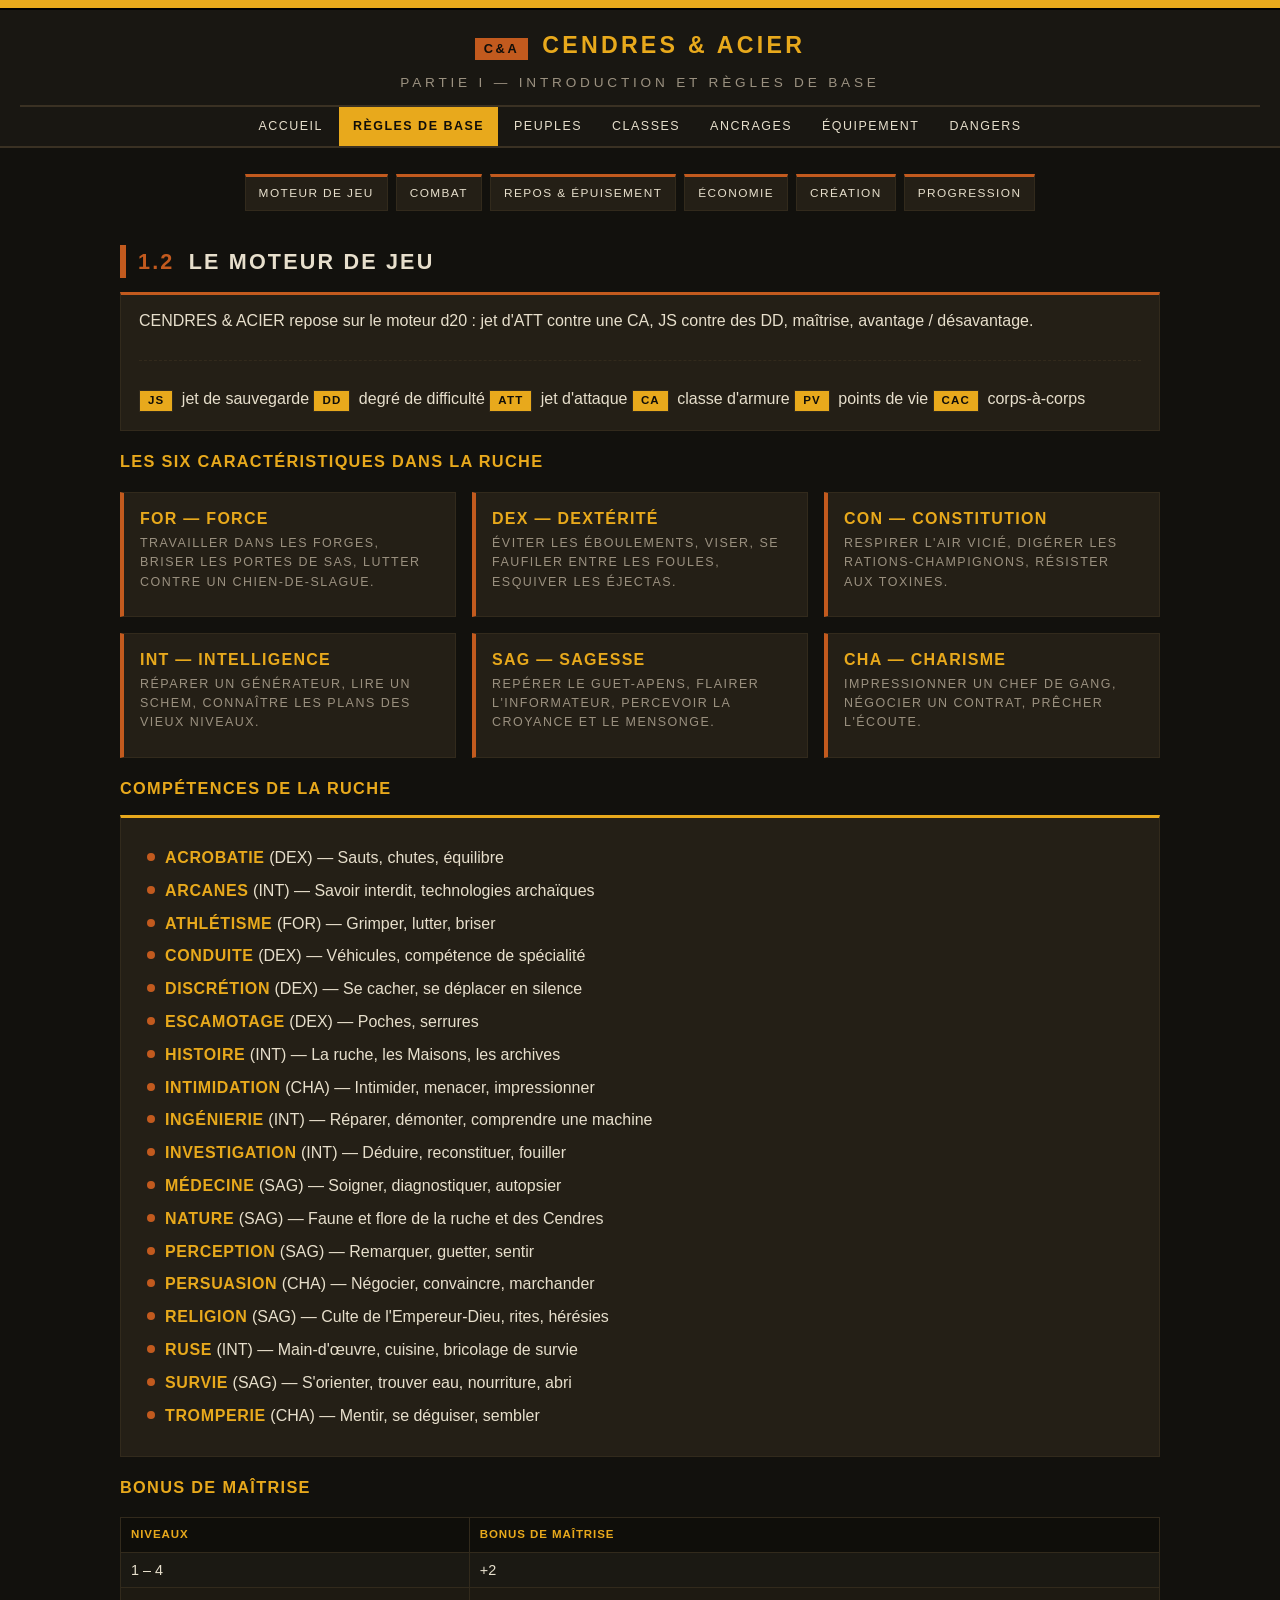
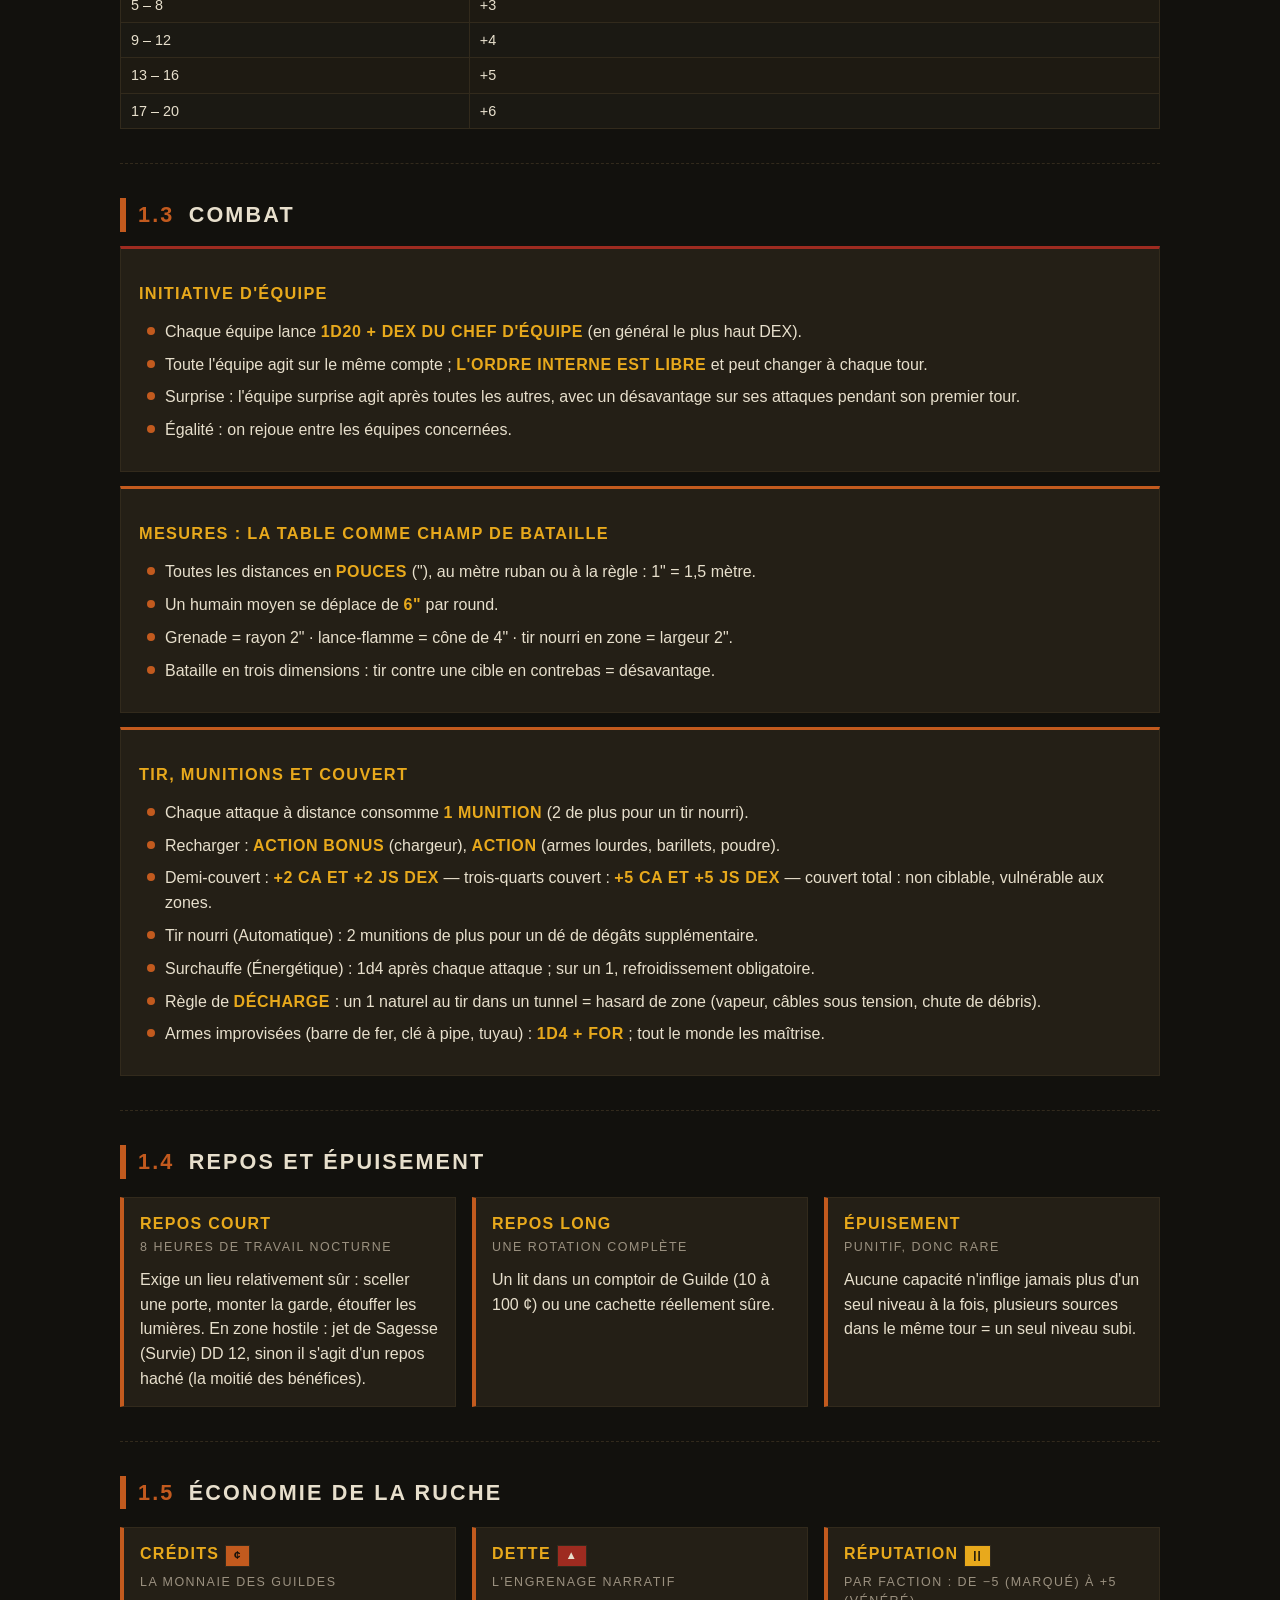
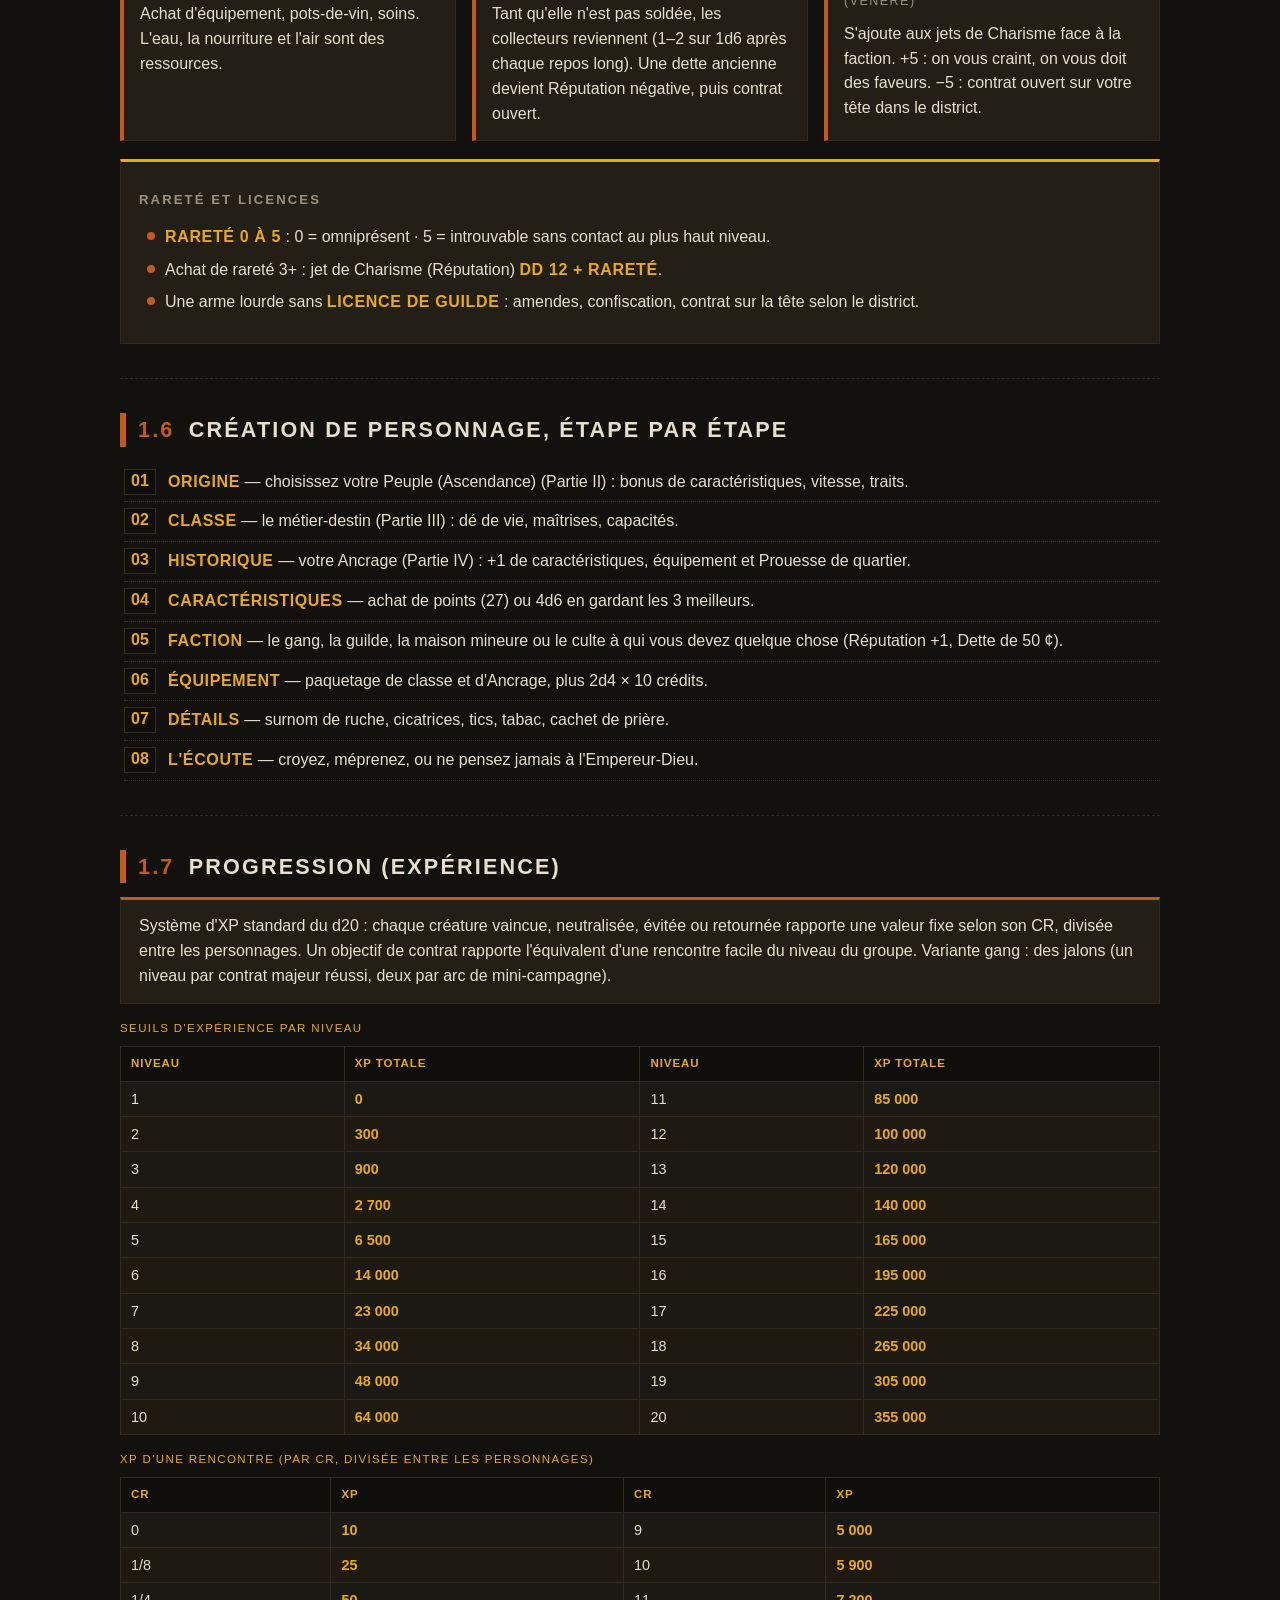
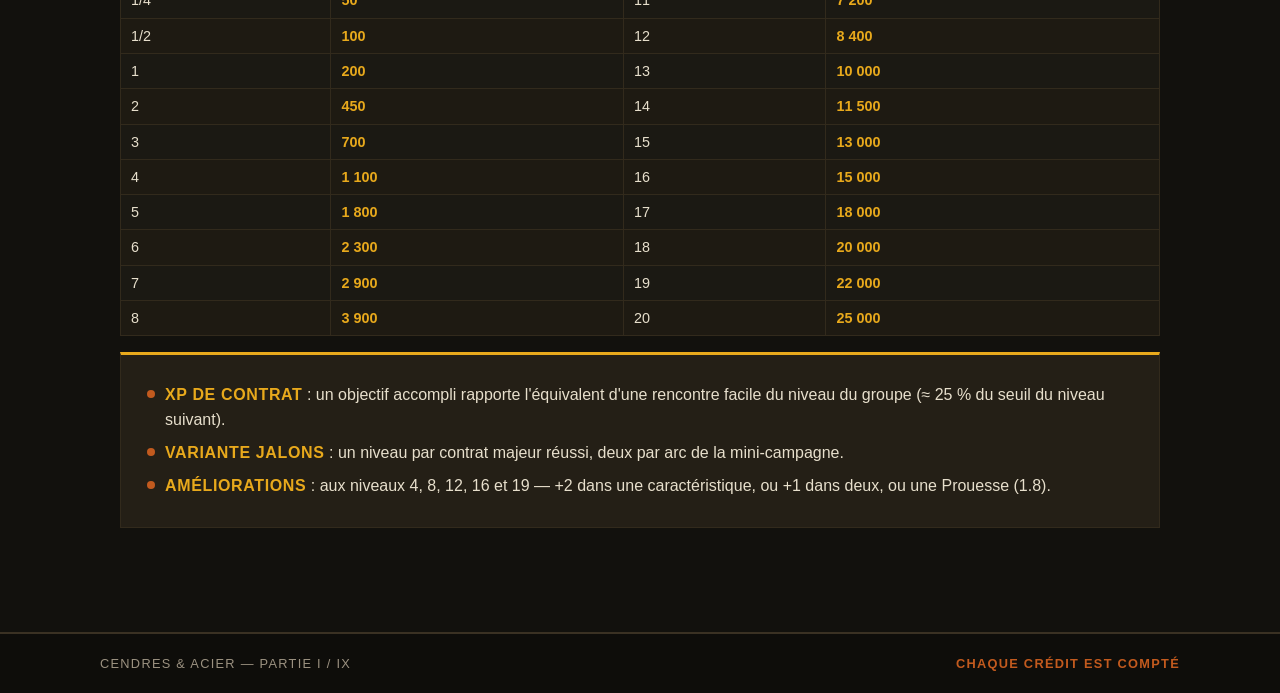
<file: regles.html>
<!DOCTYPE html>
<html lang="fr">
<head>
    <meta charset="UTF-8">
    <meta name="viewport" content="width=device-width, initial-scale=1.0">
    <meta name="description" content="CENDRES & ACIER — Partie I : moteur d20, combat, repos et épuisement, économie de la ruche, création de personnage et progression.">
    <title>Règles de base — CENDRES & ACIER</title>
    <link rel="stylesheet" href="style.css">
    <link rel="icon" type="image/png" href="./favicon.png">
</head>
<body>
    <div class="hazard-top"></div>
    <header class="site">
        <div class="titre-site">
            <span class="sigille">C&A</span>
            <h1>Cendres & Acier</h1>
        </div>
        <div class="sous-titre">Partie I — Introduction et règles de base</div>
        <nav class="menu-principal">
            <ul>
                <li><a href="index.html">Accueil</a></li>
                <li><a href="regles.html" class="actif">Règles de base</a></li>
                <li><a href="peuples.html">Peuples</a></li>
                <li><a href="classes.html">Classes</a></li>
                <li><a href="historiques.html">Ancrages</a></li>
                <li><a href="equipement.html">Équipement</a></li>
                <li><a href="dangers.html">Dangers</a></li>
            </ul>
        </nav>
    </header>
    <main>
        <ul class="ancres">
            <li><a href="#moteur">Moteur de jeu</a></li>
            <li><a href="#combat">Combat</a></li>
            <li><a href="#repos">Repos &amp; épuisement</a></li>
            <li><a href="#economie">Économie</a></li>
            <li><a href="#creation">Création</a></li>
            <li><a href="#progression">Progression</a></li>
        </ul>

        <section id="moteur">
            <h2><span class="num">1.2</span> Le moteur de jeu</h2>
            <div class="panier">
                CENDRES & ACIER repose sur le moteur d20 : jet d'ATT contre une CA, JS contre des DD, maîtrise, avantage / désavantage.
                <hr>
                <span class="badge hazard">JS</span> jet de sauvegarde
                <span class="badge hazard">DD</span> degré de difficulté
                <span class="badge hazard">ATT</span> jet d'attaque
                <span class="badge hazard">CA</span> classe d'armure
                <span class="badge hazard">PV</span> points de vie
                <span class="badge hazard">CaC</span> corps-à-corps
            </div>
            <h3>Les six caractéristiques dans la Ruche</h3>
            <div class="grille">
                <div class="carte">
                    <h3>FOR — Force</h3>
                    <div class="metier">Travailler dans les forges, briser les portes de sas, lutter contre un chien-de-slague.</div>
                </div>
                <div class="carte">
                    <h3>DEX — Dextérité</h3>
                    <div class="metier">Éviter les éboulements, viser, se faufiler entre les foules, esquiver les éjectas.</div>
                </div>
                <div class="carte">
                    <h3>CON — Constitution</h3>
                    <div class="metier">Respirer l'air vicié, digérer les rations-champignons, résister aux toxines.</div>
                </div>
                <div class="carte">
                    <h3>INT — Intelligence</h3>
                    <div class="metier">Réparer un générateur, lire un schem, connaître les plans des vieux niveaux.</div>
                </div>
                <div class="carte">
                    <h3>SAG — Sagesse</h3>
                    <div class="metier">Repérer le guet-apens, flairer l'informateur, percevoir la croyance et le mensonge.</div>
                </div>
                <div class="carte">
                    <h3>CHA — Charisme</h3>
                    <div class="metier">Impressionner un chef de gang, négocier un contrat, prêcher l'Écoute.</div>
                </div>
            </div>
            <h3>Compétences de la Ruche</h3>
            <div class="panier jaune">
                <ul class="rivets">
                    <li><span class="nom">Acrobatie</span> (DEX) — Sauts, chutes, équilibre</li>
                    <li><span class="nom">Arcanes</span> (INT) — Savoir interdit, technologies archaïques</li>
                    <li><span class="nom">Athlétisme</span> (FOR) — Grimper, lutter, briser</li>
                    <li><span class="nom">Conduite</span> (DEX) — Véhicules, compétence de spécialité</li>
                    <li><span class="nom">Discrétion</span> (DEX) — Se cacher, se déplacer en silence</li>
                    <li><span class="nom">Escamotage</span> (DEX) — Poches, serrures</li>
                    <li><span class="nom">Histoire</span> (INT) — La ruche, les Maisons, les archives</li>
                    <li><span class="nom">Intimidation</span> (CHA) — Intimider, menacer, impressionner</li>
                    <li><span class="nom">Ingénierie</span> (INT) — Réparer, démonter, comprendre une machine</li>
                    <li><span class="nom">Investigation</span> (INT) — Déduire, reconstituer, fouiller</li>
                    <li><span class="nom">Médecine</span> (SAG) — Soigner, diagnostiquer, autopsier</li>
                    <li><span class="nom">Nature</span> (SAG) — Faune et flore de la ruche et des Cendres</li>
                    <li><span class="nom">Perception</span> (SAG) — Remarquer, guetter, sentir</li>
                    <li><span class="nom">Persuasion</span> (CHA) — Négocier, convaincre, marchander</li>
                    <li><span class="nom">Religion</span> (SAG) — Culte de l'Empereur-Dieu, rites, hérésies</li>
                    <li><span class="nom">Ruse</span> (INT) — Main-d'œuvre, cuisine, bricolage de survie</li>
                    <li><span class="nom">Survie</span> (SAG) — S'orienter, trouver eau, nourriture, abri</li>
                    <li><span class="nom">Tromperie</span> (CHA) — Mentir, se déguiser, sembler</li>
                </ul>
            </div>
            <h3>Bonus de maîtrise</h3>
            <div class="tableau-wrap">
                <table class="tableau">
                    <thead>
                        <tr><th>Niveaux</th><th>Bonus de maîtrise</th></tr>
                    </thead>
                    <tbody>
                        <tr><td>1 – 4</td><td>+2</td></tr>
                        <tr><td>5 – 8</td><td>+3</td></tr>
                        <tr><td>9 – 12</td><td>+4</td></tr>
                        <tr><td>13 – 16</td><td>+5</td></tr>
                        <tr><td>17 – 20</td><td>+6</td></tr>
                    </tbody>
                </table>
            </div>
        </section>
        <hr>
        <section id="combat">
            <h2><span class="num">1.3</span> Combat</h2>
            <div class="panier sang">
                <h3>Initiative d'équipe</h3>
                <ul class="rivets">
                    <li>Chaque équipe lance <span class="nom">1d20 + DEX du chef d'équipe</span> (en général le plus haut DEX).</li>
                    <li>Toute l'équipe agit sur le même compte ; <span class="nom">l'ordre interne est libre</span> et peut changer à chaque tour.</li>
                    <li>Surprise : l'équipe surprise agit après toutes les autres, avec un désavantage sur ses attaques pendant son premier tour.</li>
                    <li>Égalité : on rejoue entre les équipes concernées.</li>
                </ul>
            </div>

            <div class="panier">
                <h3>Mesures : la table comme champ de bataille</h3>
                <ul class="rivets">
                    <li>Toutes les distances en <span class="nom">pouces</span> ("), au mètre ruban ou à la règle : 1" = 1,5 mètre.</li>
                    <li>Un humain moyen se déplace de <span class="nom">6"</span> par round.</li>
                    <li>Grenade = rayon 2" · lance-flamme = cône de 4" · tir nourri en zone = largeur 2".</li>
                    <li>Bataille en trois dimensions : tir contre une cible en contrebas = désavantage.</li>
                </ul>
            </div>
            <div class="panier">
                <h3>Tir, munitions et couvert</h3>
                <ul class="rivets">
                    <li>Chaque attaque à distance consomme <span class="nom">1 munition</span> (2 de plus pour un tir nourri).</li>
                    <li>Recharger : <span class="nom">action bonus</span> (chargeur), <span class="nom">action</span> (armes lourdes, barillets, poudre).</li>
                    <li>Demi-couvert : <span class="nom">+2 CA et +2 JS DEX</span> — trois-quarts couvert : <span class="nom">+5 CA et +5 JS DEX</span> — couvert total : non ciblable, vulnérable aux zones.</li>
                    <li>Tir nourri (Automatique) : 2 munitions de plus pour un dé de dégâts supplémentaire.</li>
                    <li>Surchauffe (Énergétique) : 1d4 après chaque attaque ; sur un 1, refroidissement obligatoire.</li>
                    <li>Règle de <span class="nom">Décharge</span> : un 1 naturel au tir dans un tunnel = hasard de zone (vapeur, câbles sous tension, chute de débris).</li>
                    <li>Armes improvisées (barre de fer, clé à pipe, tuyau) : <span class="nom">1d4 + FOR</span> ; tout le monde les maîtrise.</li>
                </ul>
            </div>
        </section>
        <hr>
        <section id="repos">
            <h2><span class="num">1.4</span> Repos et épuisement</h2>
            <div class="grille">
                <div class="carte">
                    <h3>Repos court</h3>
                    <div class="metier">8 heures de travail nocturne</div>
                    <div>Exige un lieu relativement sûr : sceller une porte, monter la garde, étouffer les lumières. En zone hostile : jet de Sagesse (Survie) DD 12, sinon il s'agit d'un repos haché (la moitié des bénéfices).</div>
                </div>
                <div class="carte">
                    <h3>Repos long</h3>
                    <div class="metier">Une rotation complète</div>
                    <div>Un lit dans un comptoir de Guilde (10 à 100 ¢) ou une cachette réellement sûre.</div>
                </div>
                <div class="carte">
                    <h3>Épuisement</h3>
                    <div class="metier">Punitif, donc rare</div>
                    <div>Aucune capacité n'inflige jamais plus d'un seul niveau à la fois, plusieurs sources dans le même tour = un seul niveau subi.</div>
                </div>
            </div>
        </section>
        <hr>
        <section id="economie">
            <h2><span class="num">1.5</span> Économie de la Ruche</h2>
            <div class="grille">
                <div class="carte">
                    <h3>Crédits <span class="badge rouille">¢</span></h3>
                    <div class="metier">La monnaie des guildes</div>
                    <div>Achat d'équipement, pots-de-vin, soins. L'eau, la nourriture et l'air sont des ressources.</div>
                </div>
                <div class="carte">
                    <h3>Dette <span class="badge sang">▲</span></h3>
                    <div class="metier">L'engrenage narratif</div>
                    <div>Tant qu'elle n'est pas soldée, les collecteurs reviennent (1–2 sur 1d6 après chaque repos long). Une dette ancienne devient Réputation négative, puis contrat ouvert.</div>
                </div>
                <div class="carte">
                    <h3>Réputation <span class="badge hazard">||</span></h3>
                    <div class="metier">Par faction : de −5 (Marqué) à +5 (Vénéré)</div>
                    <div>S'ajoute aux jets de Charisme face à la faction. +5 : on vous craint, on vous doit des faveurs. −5 : contrat ouvert sur votre tête dans le district.</div>
                </div>
            </div>
            <div class="panier jaune">
                <h4>Rareté et licences</h4>
                <ul class="rivets">
                    <li><span class="nom">Rareté 0 à 5</span> : 0 = omniprésent · 5 = introuvable sans contact au plus haut niveau.</li>
                    <li>Achat de rareté 3+ : jet de Charisme (Réputation) <span class="nom">DD 12 + Rareté</span>.</li>
                    <li>Une arme lourde sans <span class="nom">licence de Guilde</span> : amendes, confiscation, contrat sur la tête selon le district.</li>
                </ul>
            </div>
        </section>
        <hr>
        <section id="creation">
            <h2><span class="num">1.6</span> Création de personnage, étape par étape</h2>
            <ol class="procedure">
                <li><span class="nom">Origine</span> — choisissez votre Peuple (Ascendance) (Partie II) : bonus de caractéristiques, vitesse, traits.</li>
                <li><span class="nom">Classe</span> — le métier-destin (Partie III) : dé de vie, maîtrises, capacités.</li>
                <li><span class="nom">Historique</span> — votre Ancrage (Partie IV) : +1 de caractéristiques, équipement et Prouesse de quartier.</li>
                <li><span class="nom">Caractéristiques</span> — achat de points (27) ou 4d6 en gardant les 3 meilleurs.</li>
                <li><span class="nom">Faction</span> — le gang, la guilde, la maison mineure ou le culte à qui vous devez quelque chose (Réputation +1, Dette de 50 ¢).</li>
                <li><span class="nom">Équipement</span> — paquetage de classe et d'Ancrage, plus 2d4 × 10 crédits.</li>
                <li><span class="nom">Détails</span> — surnom de ruche, cicatrices, tics, tabac, cachet de prière.</li>
                <li><span class="nom">L'Écoute</span> — croyez, méprenez, ou ne pensez jamais à l'Empereur-Dieu.</li>
            </ol>
        </section>
        <hr>
        <section id="progression">
            <h2><span class="num">1.7</span> Progression (expérience)</h2>
            <div class="panier">
                Système d'XP standard du d20 : chaque créature vaincue, neutralisée, évitée ou retournée rapporte une valeur fixe selon son CR, divisée entre les personnages. Un objectif de contrat rapporte l'équivalent d'une rencontre facile du niveau du groupe. Variante gang : des jalons (un niveau par contrat majeur réussi, deux par arc de mini-campagne).
            </div>
            <div class="tableau-wrap">
                <table class="tableau">
                    <caption>Seuils d'expérience par niveau</caption>
                    <thead>
                        <tr><th>Niveau</th><th>XP totale</th><th>Niveau</th><th>XP totale</th></tr>
                    </thead>
                    <tbody>
                        <tr><td>1</td><td class="prix">0</td><td>11</td><td class="prix">85 000</td></tr>
                        <tr><td>2</td><td class="prix">300</td><td>12</td><td class="prix">100 000</td></tr>
                        <tr><td>3</td><td class="prix">900</td><td>13</td><td class="prix">120 000</td></tr>
                        <tr><td>4</td><td class="prix">2 700</td><td>14</td><td class="prix">140 000</td></tr>
                        <tr><td>5</td><td class="prix">6 500</td><td>15</td><td class="prix">165 000</td></tr>
                        <tr><td>6</td><td class="prix">14 000</td><td>16</td><td class="prix">195 000</td></tr>
                        <tr><td>7</td><td class="prix">23 000</td><td>17</td><td class="prix">225 000</td></tr>
                        <tr><td>8</td><td class="prix">34 000</td><td>18</td><td class="prix">265 000</td></tr>
                        <tr><td>9</td><td class="prix">48 000</td><td>19</td><td class="prix">305 000</td></tr>
                        <tr><td>10</td><td class="prix">64 000</td><td>20</td><td class="prix">355 000</td></tr>
                    </tbody>
                </table>
            </div>
            <div class="tableau-wrap">
                <table class="tableau">
                    <caption>XP d'une rencontre (par CR, divisée entre les personnages)</caption>
                    <thead>
                        <tr><th>CR</th><th>XP</th><th>CR</th><th>XP</th></tr>
                    </thead>
                    <tbody>
                        <tr><td>0</td><td class="prix">10</td><td>9</td><td class="prix">5 000</td></tr>
                        <tr><td>1/8</td><td class="prix">25</td><td>10</td><td class="prix">5 900</td></tr>
                        <tr><td>1/4</td><td class="prix">50</td><td>11</td><td class="prix">7 200</td></tr>
                        <tr><td>1/2</td><td class="prix">100</td><td>12</td><td class="prix">8 400</td></tr>
                        <tr><td>1</td><td class="prix">200</td><td>13</td><td class="prix">10 000</td></tr>
                        <tr><td>2</td><td class="prix">450</td><td>14</td><td class="prix">11 500</td></tr>
                        <tr><td>3</td><td class="prix">700</td><td>15</td><td class="prix">13 000</td></tr>
                        <tr><td>4</td><td class="prix">1 100</td><td>16</td><td class="prix">15 000</td></tr>
                        <tr><td>5</td><td class="prix">1 800</td><td>17</td><td class="prix">18 000</td></tr>
                        <tr><td>6</td><td class="prix">2 300</td><td>18</td><td class="prix">20 000</td></tr>
                        <tr><td>7</td><td class="prix">2 900</td><td>19</td><td class="prix">22 000</td></tr>
                        <tr><td>8</td><td class="prix">3 900</td><td>20</td><td class="prix">25 000</td></tr>
                    </tbody>
                </table>
            </div>
            <div class="panier jaune">
                <ul class="rivets">
                    <li><span class="nom">XP de contrat</span> : un objectif accompli rapporte l'équivalent d'une rencontre facile du niveau du groupe (≈ 25 % du seuil du niveau suivant).</li>
                    <li><span class="nom">Variante jalons</span> : un niveau par contrat majeur réussi, deux par arc de la mini-campagne.</li>
                    <li><span class="nom">Améliorations</span> : aux niveaux 4, 8, 12, 16 et 19 — +2 dans une caractéristique, ou +1 dans deux, ou une Prouesse (1.8).</li>
                </ul>
            </div>
        </section>
    </main>
    <footer class="site">
        <div class="pied">
            <span>CENDRES & ACIER — Partie I / IX</span>
            <span class="sceau">CHAQUE CRÉDIT EST COMPTÉ</span>
        </div>
    </footer>
</body>
</html>
</file>
<file: style.css>
/* ==========================================================================
   CENDRES & ACIER — Feuille de style commune au site
   Colorimétrie Necromunda : noir de suie, jaune hazard, rouille, sang séché.
   Le site est 100% HTML + CSS : aucun script.
   À enregistrer sous le nom : style.css (dans le même dossier que les pages)
   ========================================================================== */

/* Variables : la palette de la Ruche */
:root {
  --suint: #12110d;        /* fond principal : noir de suie        */
  --caniveau: #1b1913;     /* fond secondaire : tôle oxydée        */
  --tole: #241f16;         /* panneaux : tôle peinte écaillée      */
  --calamine: #322a1c;     /* bordures de panneaux                 */
  --os: #e7dfcc;           /* texte : blanc d'os                   */
  --cendre: #9b9180;       /* texte secondaire : poussière         */
  --hazard: #e8a91c;       /* jaune hazard des catwalks            */
  --rouille: #c25a1e;      /* orange rouille : accent principal    */
  --sang: #9e2b20;         /* rouge sang séché : danger            */
  --vert-de-tox: #7f8a3a;  /* vert toxique : mutations, poisons    */
  --rail: 2px solid #3a3123;
}

/* Squelette */
* { box-sizing: border-box; }

body {
  margin: 0;
  background: var(--suint);
  color: var(--os);
  font-family: "Bahnschrift", "Arial Narrow", "Helvetica Neue", Arial, sans-serif;
  font-size: 16px;
  line-height: 1.55;
}

/* Bandeau de chantier en haut de chaque page */
.hazard-top {
  height: 10px;
  background: var(--hazard);
  border-bottom: 2px solid #000;
}

/* En-tête et navigation */
header.site {
  background: #191712;
  border-bottom: var(--rail);
  padding: 0 20px;
}

.titre-site {
  display: flex;
  align-items: baseline;
  justify-content: center;
  gap: 14px;
  padding: 18px 0 8px;
  flex-wrap: wrap;
}

.titre-site h1 {
  margin: 0;
  font-size: 1.45em;
  letter-spacing: 0.14em;
  text-transform: uppercase;
  color: var(--hazard);
}

.titre-site .sigille {
  display: inline-block;
  background: var(--rouille);
  color: #0f0e0a;
  font-weight: bold;
  padding: 1px 9px;
  letter-spacing: 0.2em;
  font-size: 0.8em;
}

.sous-titre {
  margin: 0;
  padding-bottom: 12px;
  color: var(--cendre);
  font-size: 0.85em;
  letter-spacing: 0.28em;
  text-transform: uppercase;
  text-align: center;
}

/* Menu principal */
nav.menu-principal ul {
  list-style: none;
  display: flex;
  flex-wrap: wrap;
  justify-content: center;
  gap: 2px;
  margin: 0;
  padding: 0;
  border-top: var(--rail);
}

nav.menu-principal a {
  display: block;
  padding: 10px 14px;
  color: var(--os);
  text-decoration: none;
  text-transform: uppercase;
  font-size: 0.78em;
  letter-spacing: 0.12em;
}

nav.menu-principal a:hover {
  color: var(--hazard);
  background: #201c13;
}

/* Page courante : rivet jaune hazard */
nav.menu-principal a.actif {
  color: #100e09;
  background: var(--hazard);
  font-weight: bold;
}

/* Contenu principal */
main {
  max-width: 1080px;
  margin: 0 auto;
  padding: 26px 20px 40px;
}

section {
  margin: 34px 0;
}

h2 {
  color: var(--os);
  font-size: 1.35em;
  text-transform: uppercase;
  letter-spacing: 0.1em;
  border-left: 6px solid var(--rouille);
  padding-left: 12px;
  margin: 0 0 6px;
}

h2 .num {
  color: var(--rouille);
  margin-right: 6px;
}

h3 {
  color: var(--hazard);
  font-size: 1.02em;
  text-transform: uppercase;
  letter-spacing: 0.08em;
  margin: 18px 0 8px;
}

h4 {
  color: var(--cendre);
  text-transform: uppercase;
  font-size: 0.82em;
  letter-spacing: 0.16em;
  margin: 14px 0 4px;
}

hr {
  border: none;
  border-top: 1px dashed var(--calamine);
  margin: 26px 0;
}

/* Citations gravées à l'acide */
.citation {
  margin: 18px 0;
  padding: 12px 18px;
  background: #191610;
  border-left: 4px solid var(--hazard);
  font-style: italic;
  color: var(--os);
}

.citation .attribution {
  display: block;
  margin-top: 4px;
  font-style: normal;
  font-size: 0.8em;
  color: var(--cendre);
  letter-spacing: 0.1em;
  text-transform: uppercase;
}

/* Blocs d'information */
.panier {
  background: var(--tole);
  border: 1px solid var(--calamine);
  border-top: 3px solid var(--rouille);
  padding: 14px 18px;
  margin: 14px 0;
}

.panier.jaune { border-top-color: var(--hazard); }
.panier.sang  { border-top-color: var(--sang); }
.panier.tox   { border-top-color: var(--vert-de-tox); }

/* Listes à rivets */
ul.rivets {
  list-style: none;
  padding-left: 4px;
  margin: 10px 0;
}

ul.rivets li {
  padding: 4px 0 4px 22px;
  position: relative;
}

ul.rivets li::before {
  content: "";
  position: absolute;
  left: 4px;
  top: 11px;
  width: 8px;
  height: 8px;
  border-radius: 50%;
  background: var(--rouille);
}

/* Nom de règle : rivet jaune hazard */
span.nom {
  color: var(--hazard);
  font-weight: bold;
  text-transform: uppercase;
  letter-spacing: 0.04em;
}

/* Listes numérotées : procédures de Guilde */
ol.procedure {
  counter-reset: marche;
  list-style: none;
  padding-left: 4px;
}

ol.procedure li {
  counter-increment: marche;
  padding: 7px 0 7px 44px;
  position: relative;
  border-bottom: 1px dotted #3a3123;
}

ol.procedure li::before {
  content: counter(marche, decimal-leading-zero);
  position: absolute;
  left: 0;
  top: 6px;
  width: 30px;
  height: 24px;
  text-align: center;
  background: #0f0e0a;
  color: var(--hazard);
  border: 1px solid var(--calamine);
  font-weight: bold;
  line-height: 22px;
}

/* Grilles de cartes */
.grille {
  display: grid;
  grid-template-columns: repeat(auto-fill, minmax(300px, 1fr));
  gap: 16px;
  margin: 18px 0;
}

.carte {
  background: var(--tole);
  border: 1px solid var(--calamine);
  border-left: 4px solid var(--rouille);
  padding: 14px 16px;
}

.carte h3 {
  margin: 0 0 2px;
  font-size: 1em;
}

.carte .metier {
  color: var(--cendre);
  font-size: 0.78em;
  text-transform: uppercase;
  letter-spacing: 0.12em;
  margin: 0 0 10px;
}

.carte .metier .accent { color: var(--hazard); }

/* Lignes clé / valeur façon fiche technique */
.fiche-tech { margin: 8px 0; }

.fiche-tech .ligne {
  display: flex;
  justify-content: space-between;
  gap: 10px;
  border-bottom: 1px dotted #3a3123;
  padding: 3px 0;
  font-size: 0.9em;
}

.fiche-tech .ligne .cle { color: var(--cendre); text-transform: uppercase; font-size: 0.85em; letter-spacing: 0.08em; }
.fiche-tech .ligne .val { color: var(--os); text-align: right; }
.fiche-tech .ligne .val.jaune { color: var(--hazard); font-weight: bold; }

/* Badges */
.badge {
  display: inline-block;
  padding: 1px 8px;
  font-size: 0.72em;
  letter-spacing: 0.1em;
  text-transform: uppercase;
  border: 1px solid var(--calamine);
  color: var(--cendre);
  margin: 0 4px 4px 0;
}

.badge.hazard  { background: var(--hazard); color: #100e09; font-weight: bold; }
.badge.rouille { background: var(--rouille); color: #100e09; font-weight: bold; }
.badge.sang     { background: var(--sang); color: var(--os); font-weight: bold; }
.badge.tox      { background: var(--vert-de-tox); color: #10120a; font-weight: bold; }

/* Texte supprimé : ce que la Ruche nie */
del { color: #6e6557; text-decoration-color: var(--sang); }
ins { text-decoration: none; color: var(--hazard); }

/* Liens dans le texte — uniformisés sur le jaune hazard */
a.lien-texte, main p a, .carte a {
  color: var(--hazard);
  text-decoration: none;
  border-bottom: 1px dotted var(--hazard);
}

a.lien-texte:hover { color: var(--rouille); border-bottom-color: var(--rouille); }

/* Héros de la page d'accueil */
.heros {
  border: 1px solid var(--calamine);
  border-top: 6px solid var(--hazard);
  background: #201b12;
  padding: 30px 26px;
  margin-top: 8px;
}

.heros h2 {
  border-left: none;
  padding-left: 0;
  font-size: 2em;
  margin-bottom: 4px;
  color: var(--os);
}

.heros .accroche {
  color: var(--hazard);
  text-transform: uppercase;
  letter-spacing: 0.3em;
  font-size: 0.8em;
  margin: 0 0 14px;
}

/* Colonnes de résumé */
.colonnes {
  display: grid;
  grid-template-columns: repeat(auto-fit, minmax(210px, 1fr));
  gap: 14px;
}

/* Sommaire en cartes navigables */
.grille-nav { display: grid; grid-template-columns: repeat(auto-fill, minmax(230px, 1fr)); gap: 14px; }

.grille-nav a {
  display: block;
  background: var(--tole);
  border: 1px solid var(--calamine);
  color: var(--os);
  text-decoration: none;
  padding: 16px 14px 12px;
}

.grille-nav a:hover {
  border-color: var(--hazard);
  color: var(--hazard);
}

.grille-nav .num-partie {
  display: block;
  color: var(--rouille);
  font-weight: bold;
  letter-spacing: 0.2em;
  font-size: 0.75em;
}

.grille-nav .nom-partie {
  display: block;
  color: var(--hazard);
  text-transform: uppercase;
  letter-spacing: 0.08em;
  margin: 4px 0;
  font-weight: bold;
}

.grille-nav .desc-partie {
  display: block;
  color: var(--cendre);
  font-size: 0.85em;
}

/* Boutons d'ancres : navigation interne de page */
ul.ancres {
  list-style: none;
  display: flex;
  flex-wrap: wrap;
  justify-content: center;
  gap: 8px;
  margin: 0 0 30px;
  padding: 0;
}

ul.ancres a {
  display: inline-block;
  padding: 7px 13px;
  background: var(--tole);
  border: 1px solid var(--calamine);
  border-top: 3px solid var(--rouille);
  color: var(--os);
  text-decoration: none;
  text-transform: uppercase;
  font-size: 0.74em;
  letter-spacing: 0.12em;
}

ul.ancres a:hover {
  background: var(--hazard);
  border-color: var(--hazard);
  color: #100e09;
  font-weight: bold;
}

/* Pied de page */
footer.site {
  border-top: var(--rail);
  background: #0e0d0a;
  padding: 20px;
  margin-top: 30px;
}

footer.site .pied {
  max-width: 1080px;
  margin: 0 auto;
  display: flex;
  justify-content: space-between;
  flex-wrap: wrap;
  gap: 10px;
  color: var(--cendre);
  font-size: 0.8em;
  letter-spacing: 0.1em;
  text-transform: uppercase;
}

footer.site .pied .sceau { color: var(--rouille); font-weight: bold; }

/* Tableaux de Guilde */
.tableau-wrap { overflow-x: auto; margin: 16px 0; }

table.tableau {
  width: 100%;
  border-collapse: collapse;
  background: var(--caniveau);
  font-size: 0.9em;
}

table.tableau caption {
  caption-side: top;
  text-align: left;
  color: var(--hazard);
  text-transform: uppercase;
  letter-spacing: 0.12em;
  font-size: 0.8em;
  padding-bottom: 8px;
}

table.tableau th {
  background: #0f0e0a;
  color: var(--hazard);
  text-transform: uppercase;
  letter-spacing: 0.08em;
  font-size: 0.8em;
  padding: 8px 10px;
  border: 1px solid var(--calamine);
  text-align: left;
}

table.tableau td {
  padding: 6px 10px;
  border: 1px solid var(--calamine);
  color: var(--os);
  vertical-align: top;
}

table.tableau tbody tr:nth-child(even) td { background: #1e1a12; }

table.tableau td.prix {
  color: var(--hazard);
  font-weight: bold;
  white-space: nowrap;
}

table.tableau td.cle-mut {
  color: var(--cendre);
  text-transform: uppercase;
  font-size: 0.85em;
}
</file>
